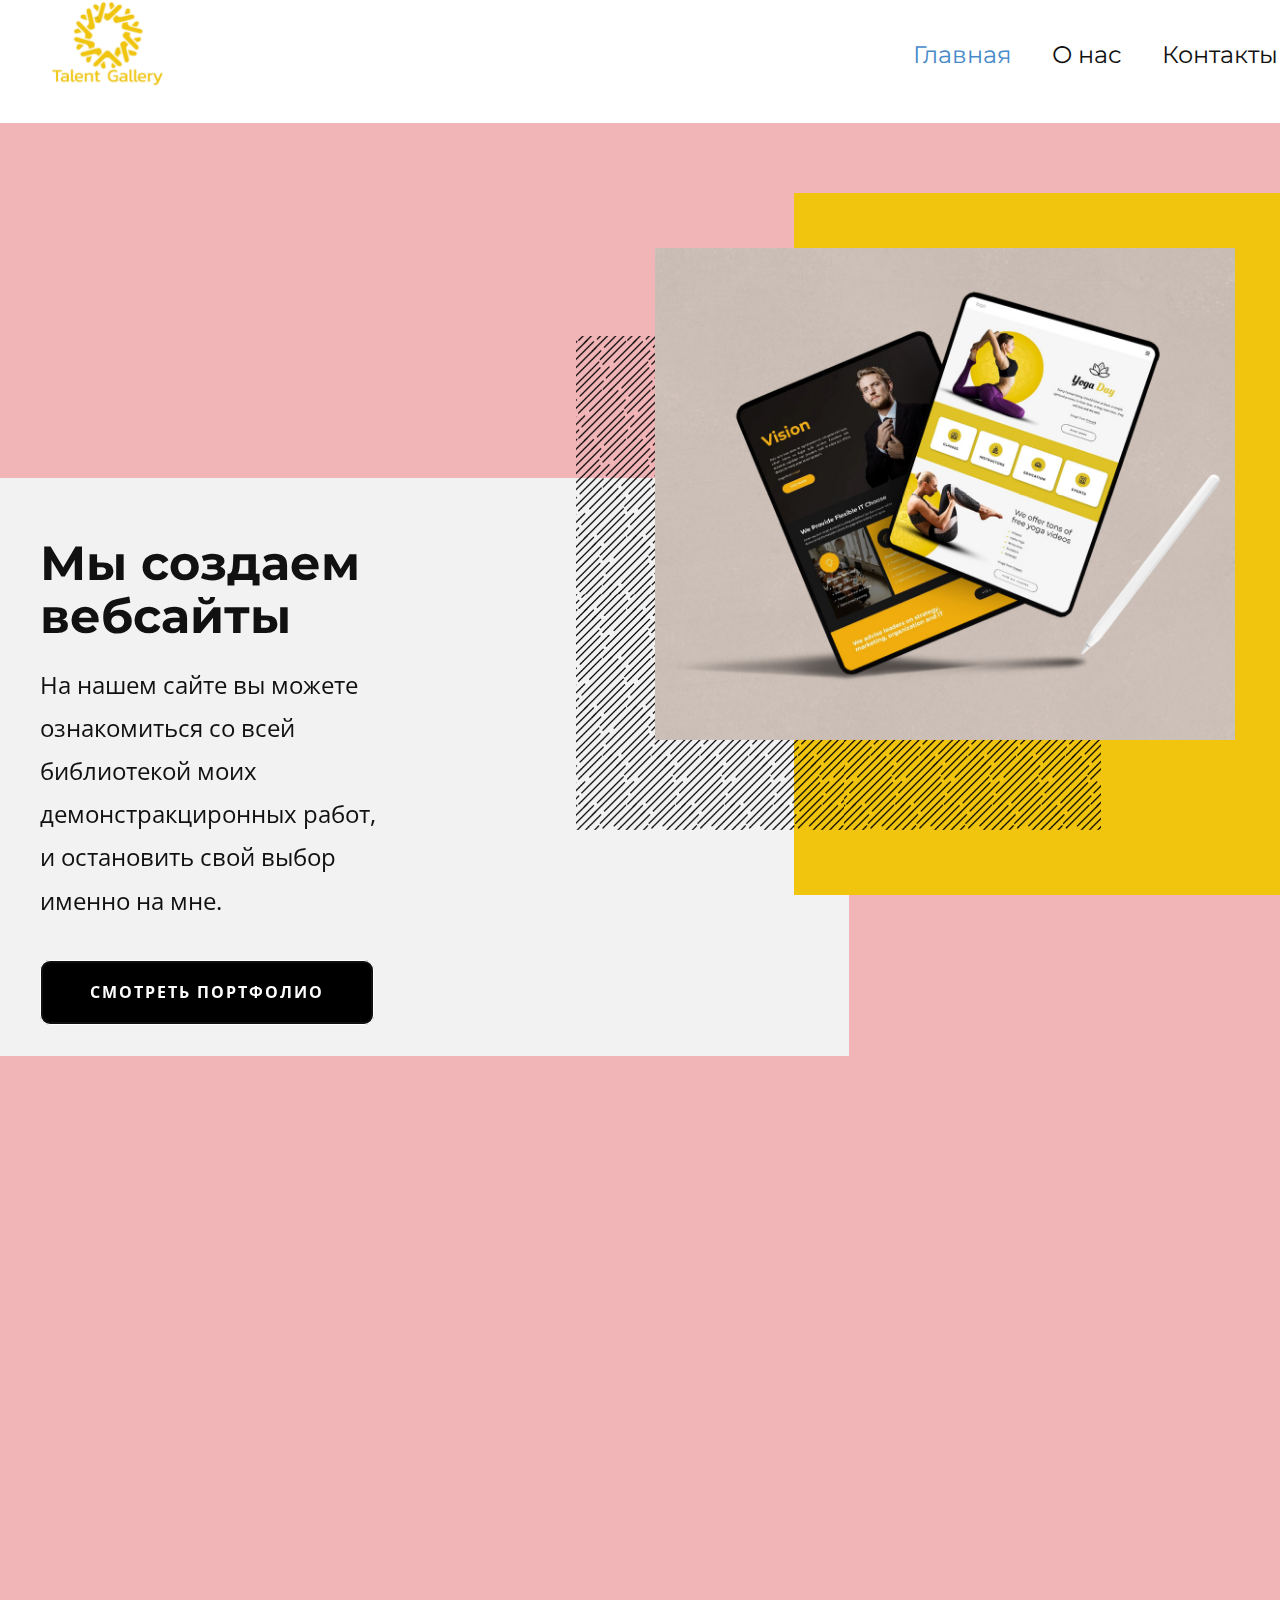
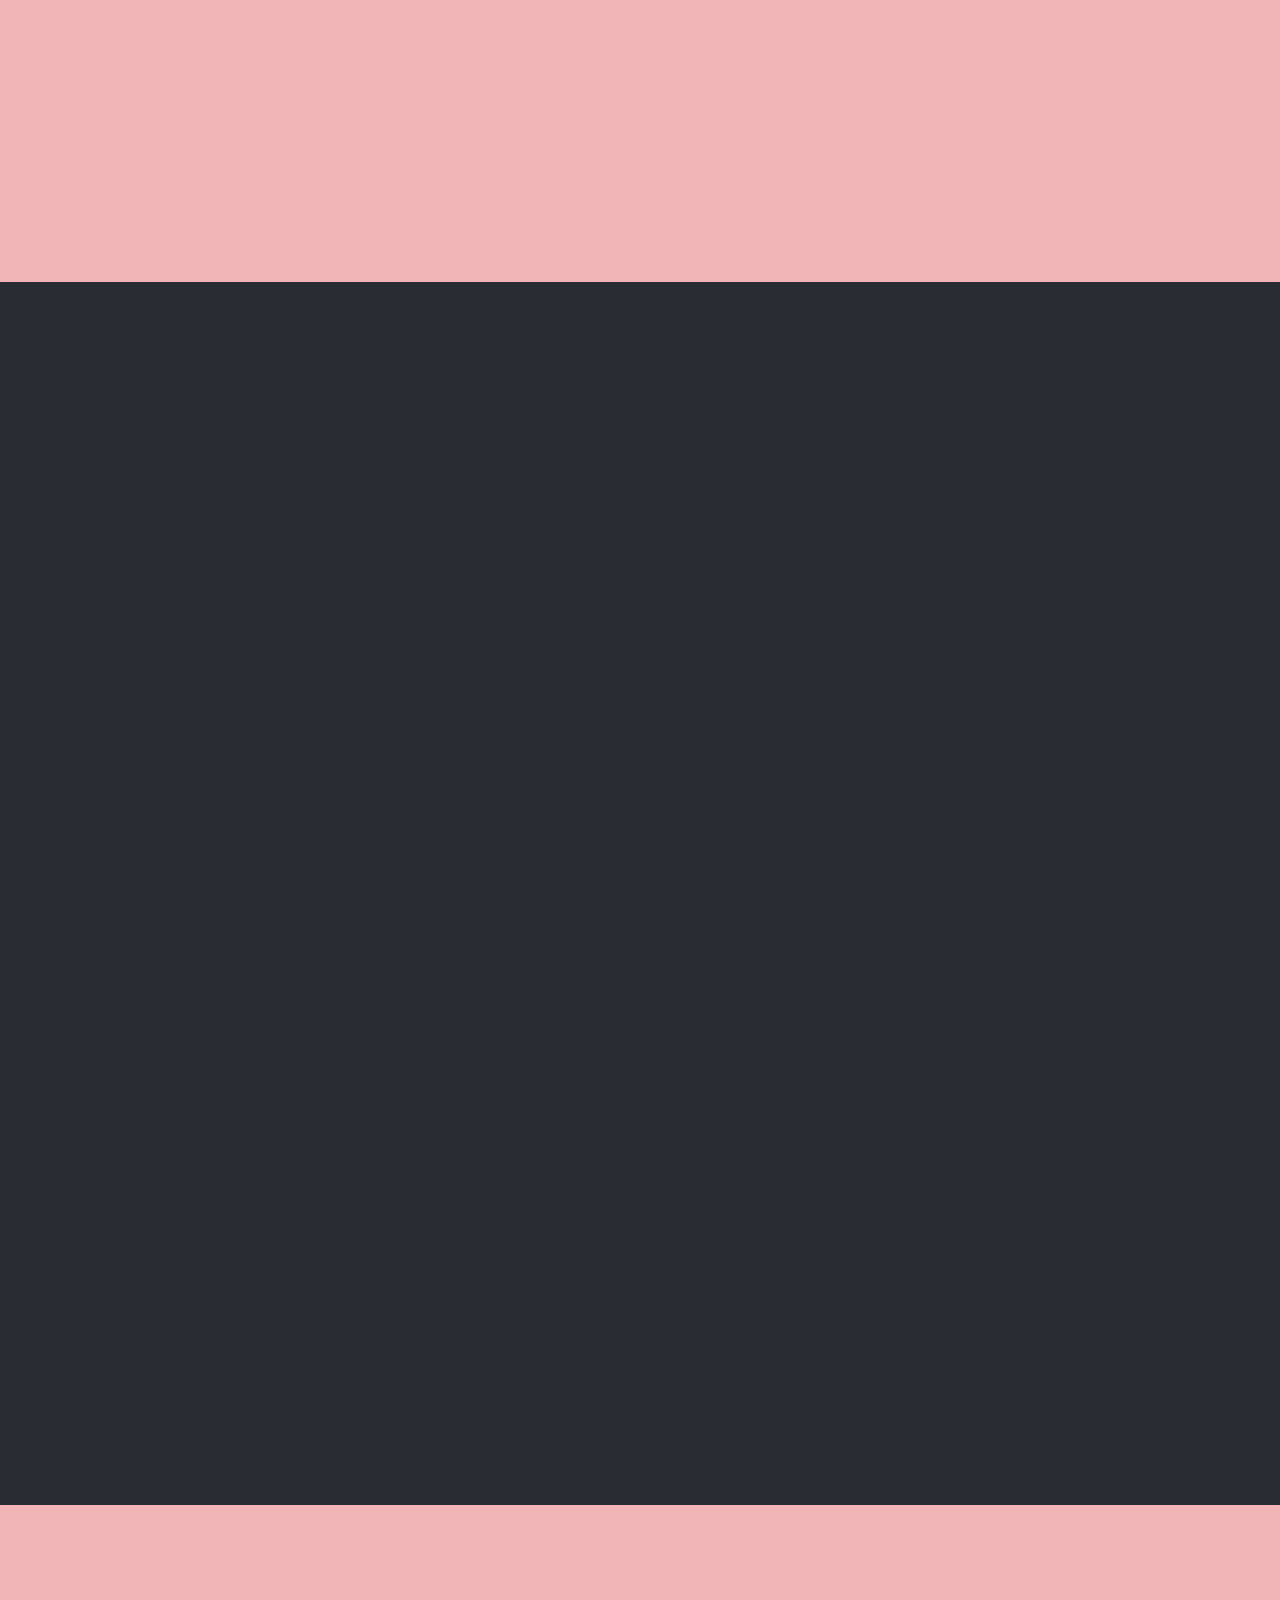
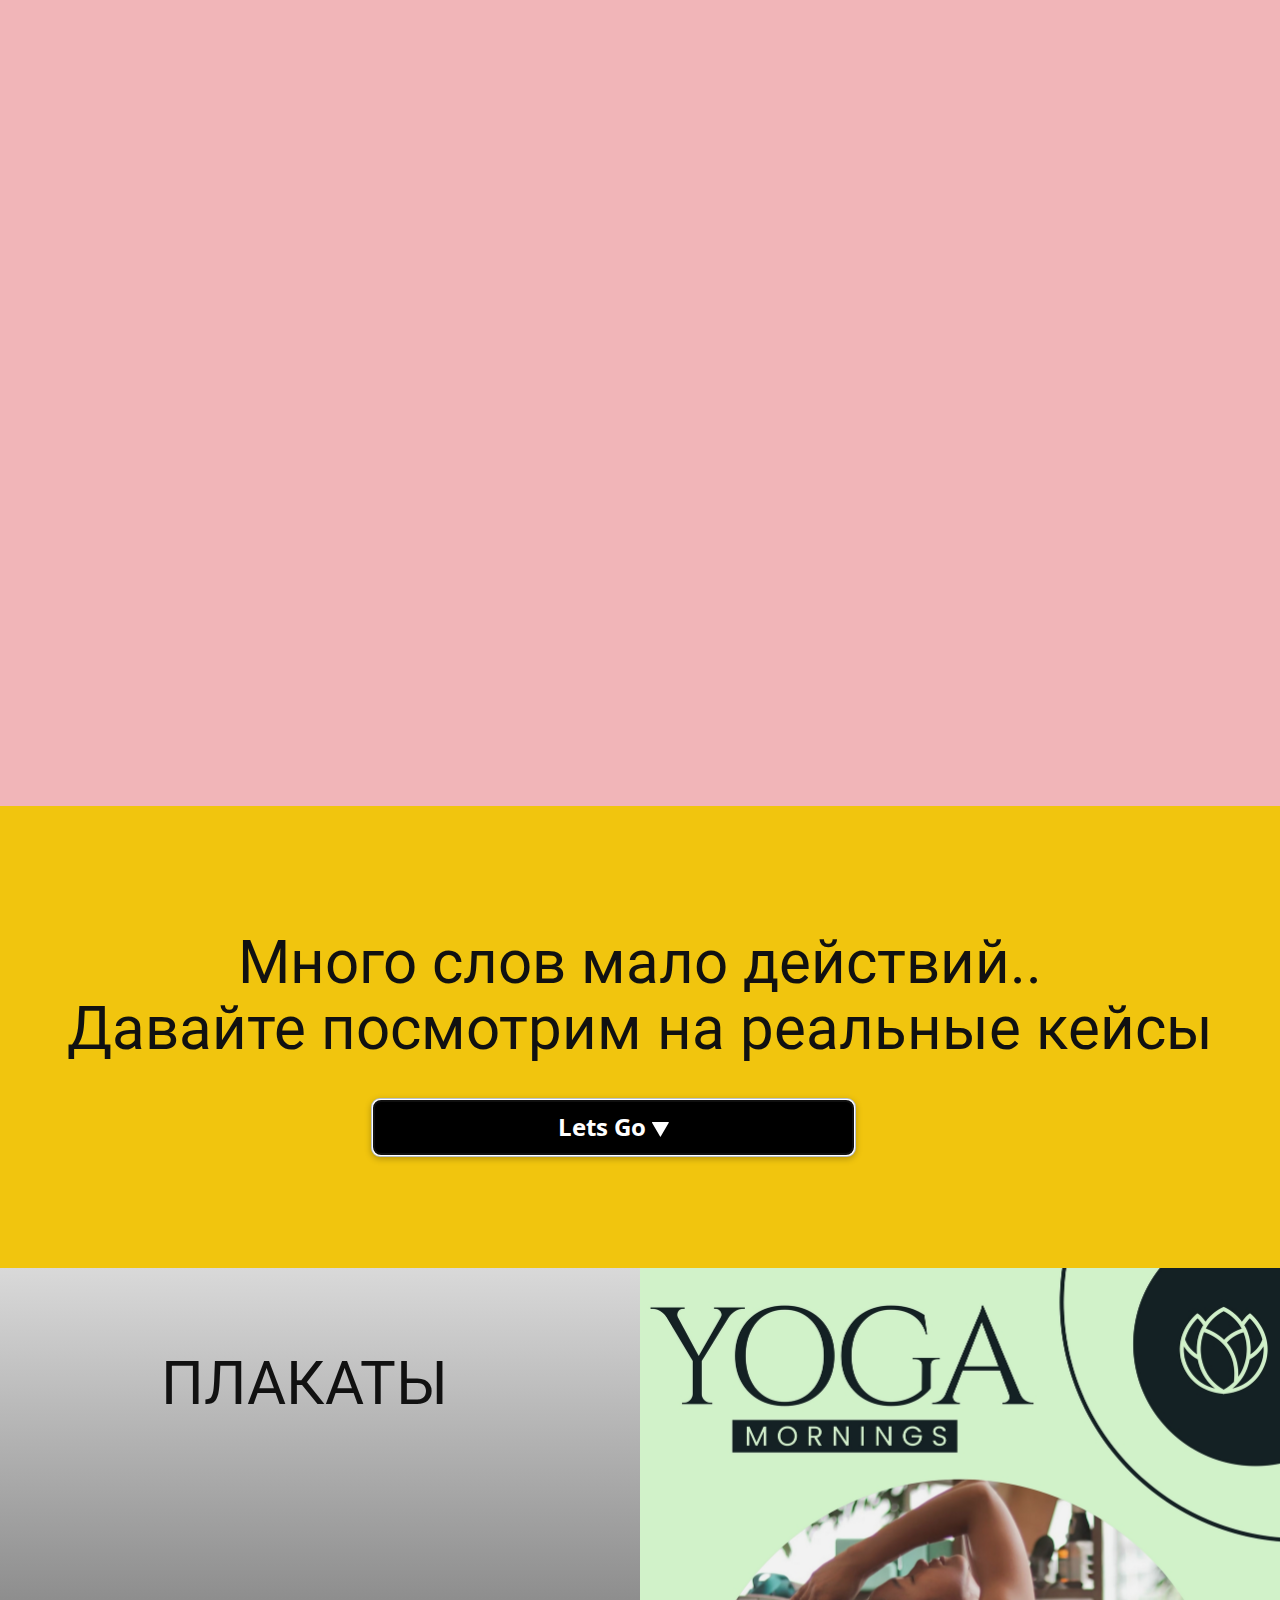
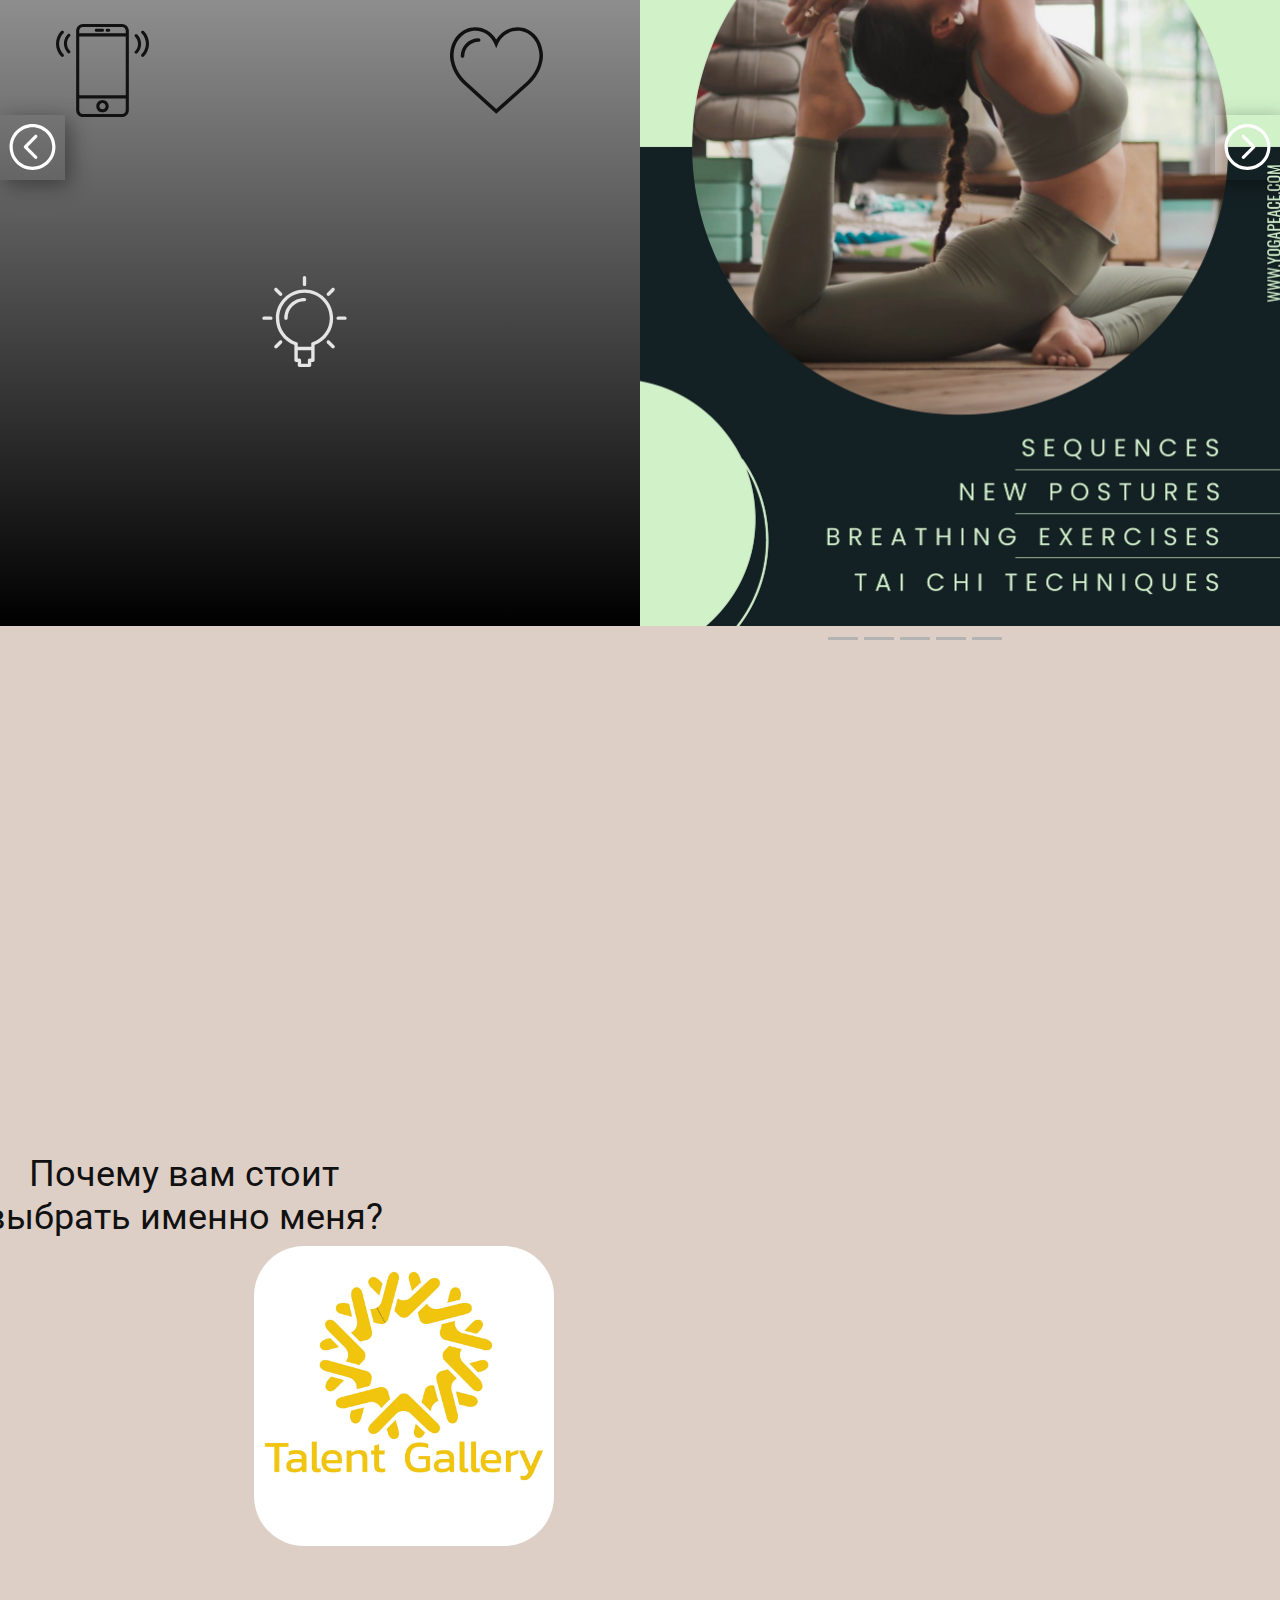
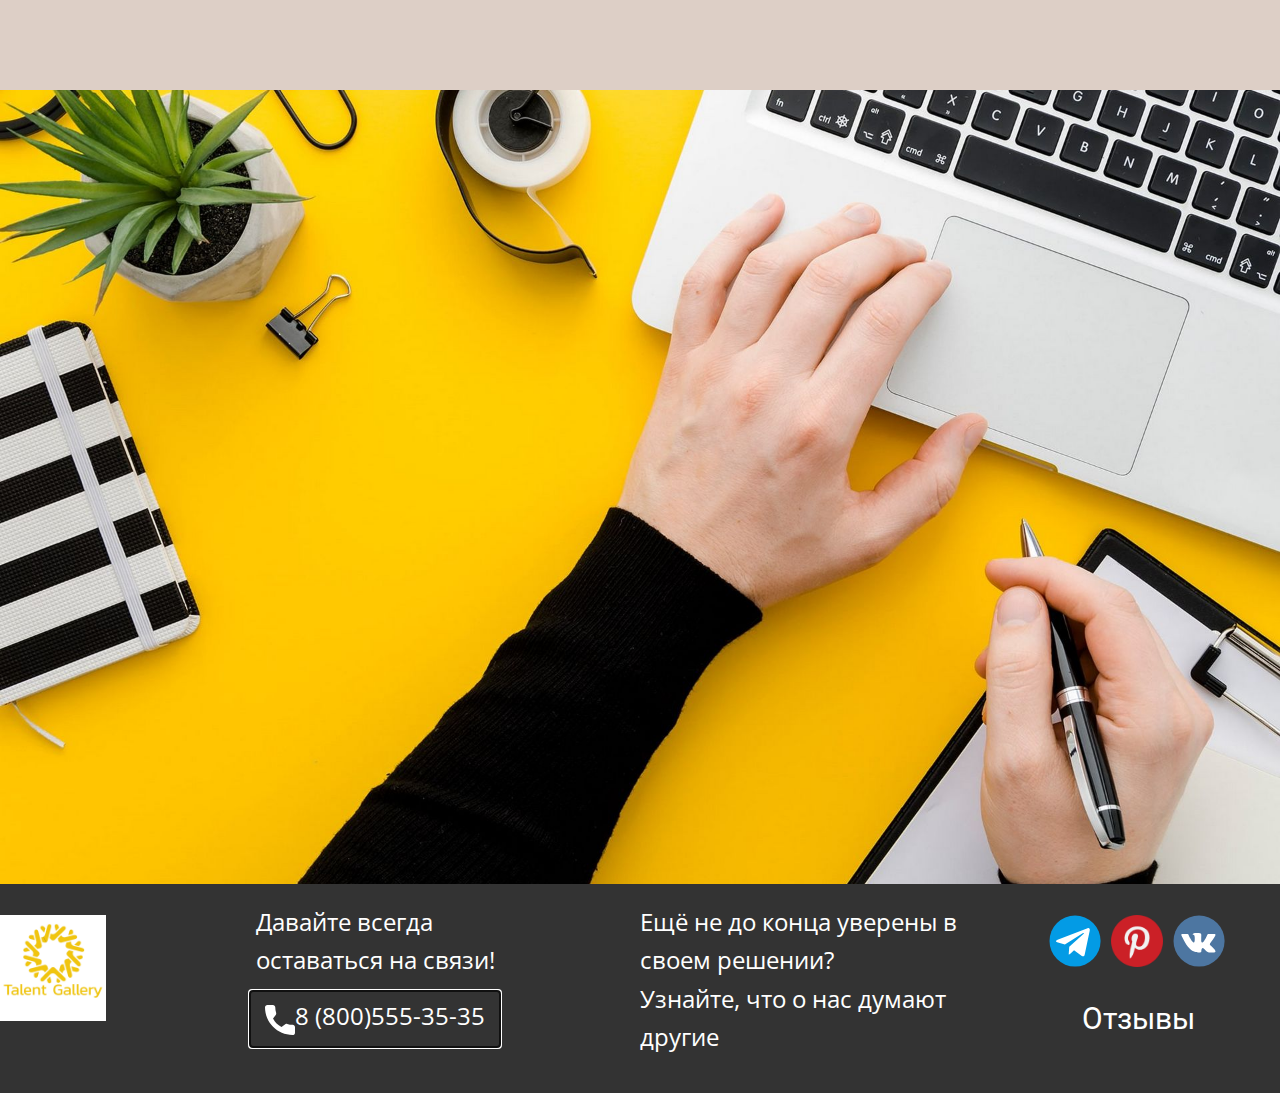
<file: index.html>
<!DOCTYPE html>
<html style="font-size: 16px;" lang="ru"><head>
    <meta name="viewport" content="width=device-width, initial-scale=1.0">
    <meta charset="utf-8">
    <meta name="keywords" content="​We Create Websites, ​Epic design and engineering, ​Portfolio, Brand Values, ​Construction and renovation projects, ​What We Do, ​Crafting digital experiences, Contact Us, INTUITIVE">
    <meta name="description" content="">
    <title>Главная</title>
    <link rel="stylesheet" href="nicepage.css" media="screen">
<link rel="stylesheet" href="Главная.css" media="screen">
    <script class="u-script" type="text/javascript" src="jquery.js" defer=""></script>
    <script class="u-script" type="text/javascript" src="nicepage.js" defer=""></script>
    
    <link id="u-theme-google-font" rel="stylesheet" href="https://fonts.googleapis.com/css?family=Roboto:100,100i,300,300i,400,400i,500,500i,700,700i,900,900i|Open+Sans:300,300i,400,400i,500,500i,600,600i,700,700i,800,800i">
    <link id="u-page-google-font" rel="stylesheet" href="https://fonts.googleapis.com/css?family=Montserrat:100,100i,200,200i,300,300i,400,400i,500,500i,600,600i,700,700i,800,800i,900,900i|Open+Sans:300,300i,400,400i,500,500i,600,600i,700,700i,800,800i">
    
    
    
    
    
    
    
    
    
    
    <script type="application/ld+json">{
		"@context": "http://schema.org",
		"@type": "Organization",
		"name": "",
		"logo": "images/UntitledDesign1.jpeg",
		"sameAs": [
				"https://nicepage.com/html-website-builder"
		]
}</script>
    <meta name="theme-color" content="#478ac9">
    <meta property="og:title" content="Главная">
    <meta property="og:type" content="website">
  <meta data-intl-tel-input-cdn-path="intlTelInput/"></head>
  <body data-path-to-root="./" data-include-products="false" class="u-body u-xl-mode" data-lang="ru"><header class="u-clearfix u-header u-header" id="sec-ad3d"><div class="u-clearfix u-sheet u-valign-middle-lg u-valign-middle-md u-valign-middle-sm u-valign-middle-xl u-sheet-1">
        <nav class="u-menu u-menu-one-level u-offcanvas u-menu-1">
          <div class="menu-collapse u-custom-font u-font-montserrat" style="font-size: 1.5rem; letter-spacing: 0px;">
            <a class="u-button-style u-custom-left-right-menu-spacing u-custom-padding-bottom u-custom-top-bottom-menu-spacing u-nav-link u-text-active-palette-1-base u-text-hover-palette-2-base" href="#" style="padding: 7px 4px; font-size: calc(1em + 14px);">
              <svg class="u-svg-link" viewBox="0 0 24 24"><use xmlns:xlink="http://www.w3.org/1999/xlink" xlink:href="#menu-hamburger"></use></svg>
              <svg class="u-svg-content" version="1.1" id="menu-hamburger" viewBox="0 0 16 16" x="0px" y="0px" xmlns:xlink="http://www.w3.org/1999/xlink" xmlns="http://www.w3.org/2000/svg"><g><rect y="1" width="16" height="2"></rect><rect y="7" width="16" height="2"></rect><rect y="13" width="16" height="2"></rect>
</g></svg>
            </a>
          </div>
          <div class="u-custom-menu u-nav-container">
            <ul class="u-custom-font u-font-montserrat u-nav u-unstyled u-nav-1"><li class="u-nav-item"><a class="u-button-style u-nav-link u-text-active-palette-1-base u-text-hover-palette-2-base" href="Главная.html" ">Главная</a>
</li><li class="u-nav-item"><a class="u-button-style u-nav-link u-text-active-palette-1-base u-text-hover-palette-2-base" href="О-нас.html" >О нас</a>
</li><li class="u-nav-item"><a class="u-button-style u-nav-link u-text-active-palette-1-base u-text-hover-palette-2-base" href="Контакты.html" >Контакты</a>
</li></ul>
          </div>
          <div class="u-custom-menu u-nav-container-collapse">
            <div class="u-black u-container-style u-inner-container-layout u-opacity u-opacity-95 u-sidenav">
              <div class="u-inner-container-layout u-sidenav-overflow">
                <div class="u-menu-close"></div>
                <ul class="u-align-center u-nav u-popupmenu-items u-unstyled u-nav-2"><li class="u-nav-item"><a class="u-button-style u-nav-link" href="Главная.html">Главная</a>
</li><li class="u-nav-item"><a class="u-button-style u-nav-link" href="О-нас.html">О нас</a>
</li><li class="u-nav-item"><a class="u-button-style u-nav-link" href="Контакты.html">Контакты</a>
</li></ul>
              </div>
            </div>
            <div class="u-black u-menu-overlay u-opacity u-opacity-70"></div>
          </div>
        </nav>
        <a href="#" class="u-image u-logo u-image-1" data-image-width="3072" data-image-height="3072" title="О нас" rel="nofollow">
          <img src="images/UntitledDesign1.jpeg" class="u-logo-image u-logo-image-1">
        </a>
      </div></header>
    <section class="u-clearfix u-palette-2-light-2 u-section-1" id="carousel_21bd">
      <div class="u-clearfix u-sheet u-sheet-1">
        <div class="u-expanded-width-xs u-grey-5 u-shape u-shape-rectangle u-shape-1" data-animation-name="customAnimationIn" data-animation-duration="1500" data-animation-delay="250"></div>
        <div class="u-palette-3-base u-shape u-shape-rectangle u-shape-2" data-animation-name="customAnimationIn" data-animation-duration="1500" data-animation-delay="500"></div>
        <div class="u-align-left u-container-style u-group u-shape-rectangle u-group-1" data-animation-name="customAnimationIn" data-animation-duration="1500" data-animation-delay="500">
          <div class="u-container-layout u-container-layout-1">
            <img src="images/aa49e5bbcb321c65e1d4ba4d4afa599b.png" alt="" class="u-image u-image-default u-image-1" data-image-width="817" data-image-height="799" data-animation-name="customAnimationIn" data-animation-duration="1000" data-animation-direction="Right" data-animation-delay="500">
            <img src="images/ttt3.jpg" alt="" class="u-image u-image-default u-image-2" data-image-width="1200" data-image-height="1034" data-animation-name="customAnimationIn" data-animation-duration="1000">
          </div>
        </div>
        <div class="u-container-style u-expanded-width-xs u-group u-shape-rectangle u-group-2" data-animation-name="customAnimationIn" data-animation-duration="1500" data-animation-delay="500">
          <div class="u-container-layout u-container-layout-2">
            <h2 class="u-custom-font u-font-montserrat u-text u-text-1"> Мы создаем вебсайты</h2>
            <p class="u-custom-font u-font-open-sans u-text u-text-2">На нашем сайте вы можете ознакомиться со всей библиотекой моих демонстракциронных работ, и остановить свой выбор именно на мне.</p>
            <a href="Главная.html#carousel_02f3" class="u-active-palette-3-base u-black u-border-none u-btn u-btn-round u-button-style u-hover-palette-3-base u-radius-10 u-btn-1">Смотреть портфолио<span style="font-weight: 700;">
                <span style="font-weight: 400;"></span>
              </span>
            </a>
          </div>
        </div>
      </div>
    </section>
    <section class="u-align-center u-clearfix u-palette-2-light-2 u-section-2" id="carousel_48a3">
      <div class="u-clearfix u-sheet u-sheet-1">
        <h2 class="u-align-center u-custom-font u-font-montserrat u-text u-text-1" data-animation-name="customAnimationIn" data-animation-duration="1500">Инженерия эпического дизайна</h2>
        <p class="u-align-center u-large-text u-text u-text-variant u-text-2" data-animation-name="customAnimationIn" data-animation-duration="1500" data-animation-delay="250">Какие важнейшие этапы не стоит упускать во время работы над функциональным сайтом ?!</p>
        <div class="u-expanded-width u-list u-list-1">
          <div class="u-repeater u-repeater-1">
            <div class="u-align-center u-container-style u-custom-item u-list-item u-repeater-item u-shape-rectangle u-list-item-1" data-animation-name="customAnimationIn" data-animation-duration="1500" data-animation-direction="" data-animation-delay="500">
              <div class="u-container-layout u-similar-container u-valign-bottom u-container-layout-1"><span class="u-align-left u-custom-item u-icon u-icon-circle u-text-black u-white u-icon-1" data-animation-name="customAnimationIn" data-animation-duration="1500" data-animation-delay="500"><svg class="u-svg-link" preserveAspectRatio="xMidYMin slice" viewBox="0 0 295.238 295.238" style=""><use xmlns:xlink="http://www.w3.org/1999/xlink" xlink:href="#svg-6ac1"></use></svg><svg class="u-svg-content" viewBox="0 0 295.238 295.238" x="0px" y="0px" id="svg-6ac1" style="enable-background:new 0 0 295.238 295.238;"><g><g><g><path d="M277.462,0.09l-27.681,20.72l-27.838,64.905h-22.386l-8.79-19.048h5.743c10.505,0,19.048-8.452,19.048-18.957V28.571     h9.524V0H196.51v28.571h9.524V47.71c0,5.248-4.271,9.433-9.524,9.433h-10.138L174.2,30.81l14.581-7.267L141.038,3.095     l-11.224,39.281c-0.305-23.371-19.386-42.29-42.829-42.29c-23.633,0-42.857,19.224-42.857,42.857     c0,14.281,7.233,27.676,19.048,35.595v7.176H51.643L50.9,89.619c-2.314,12.005-2.529,24.343-0.638,36.648l-32.486,57.905     l35.876,8.195v60.014h47.619v42.857h114.286v-66.357c33.333-23.581,52.371-61.495,52.343-101.943l0.01-17.371     c0-6.548-0.605-13.276-1.824-19.905l-0.705-3.948h-9.348l21.429-51.338V0.09z M206.033,19.138V9.614h9.524v9.524H206.033z      M189.067,85.714h-18.062l-8.657-19.048h17.929L189.067,85.714z M147.219,16.119l18.929,8.11l-4.467,2.19l14.2,30.724h-17.862     l-11.605-25.471l-4.262,2.152L147.219,16.119z M160.543,85.715h-21.176v-9.433c0-5.252,4.271-9.614,9.524-9.614h2.995v-0.001     L160.543,85.715z M141.843,44.652l5.776,12.71c-9.905,0.667-17.776,8.848-17.776,18.919v9.433h-19.048v-7.176     c9.529-6.386,15.995-16.352,18.176-27.452L141.843,44.652z M53.653,42.948c0-18.376,14.957-33.333,33.333-33.333     c18.376,0,33.333,14.957,33.333,33.333c0,11.829-6.39,22.881-16.671,28.838l-2.376,1.371v12.557h-9.524V56.352     c5.529-1.971,9.524-7.21,9.524-13.41c0-7.876-6.41-14.286-14.286-14.286c-7.876,0-14.286,6.411-14.286,14.287     c0,6.2,3.995,11.438,9.524,13.41v29.362H72.7V73.157l-2.376-1.376C60.043,65.824,53.653,54.776,53.653,42.948z M86.986,47.71     c-2.629,0-4.762-2.139-4.762-4.762c0-2.629,2.133-4.762,4.762-4.762c2.629,0,4.762,2.133,4.762,4.762S89.615,47.71,86.986,47.71z      M257.366,95.239c0.691,4.761,1.039,9.59,1.039,14.285l0.01,17.405c0.029,38.148-18.795,73.871-50.286,95.552l-2.095,1.429     v61.805h-95.238v-42.857h-47.62v-58.086l-30.862-7.043l27.876-49.7l-0.271-1.7c-1.771-10.419-1.871-21.567-0.333-31.09h3.59     h47.619H257.366z M245.714,85.714H232.3l23.738-55.343l10.557,5.257L245.714,85.714z M267.938,25.714l-5.267-2.633l5.267-3.943     V25.714z"></path><path d="M96.51,123.81c-7.876,0-14.286-4.762-14.286-14.286H72.7c0,14.286,10.681,23.81,23.81,23.81     c13.129,0,23.81-9.524,23.81-23.81h-9.524C110.795,119.048,104.386,123.81,96.51,123.81z"></path>
</g>
</g>
</g></svg></span>
                <h5 class="u-text u-text-3" data-animation-name="customAnimationIn" data-animation-duration="1500" data-animation-delay="500">Стратегия</h5>
                <p class="u-custom-font u-font-open-sans u-text u-text-4" data-animation-name="customAnimationIn" data-animation-duration="1750" data-animation-delay="500">Любой проект насинается с исследования. Для одного проекта достаточно брифинга с клиентом, для другого - масштабного исследования рынка.</p>
              </div>
            </div>
            <div class="u-align-center u-container-style u-custom-item u-list-item u-repeater-item u-shape-rectangle u-white u-list-item-2" data-animation-name="customAnimationIn" data-animation-duration="1500" data-animation-direction="" data-animation-delay="500">
              <div class="u-container-layout u-similar-container u-valign-bottom u-container-layout-2"><span class="u-align-left u-custom-item u-icon u-icon-circle u-palette-3-base u-text-white u-icon-2" data-animation-name="customAnimationIn" data-animation-duration="1500" data-animation-delay="500"><svg class="u-svg-link" preserveAspectRatio="xMidYMin slice" viewBox="0 0 479.988 479.988" style=""><use xmlns:xlink="http://www.w3.org/1999/xlink" xlink:href="#svg-aa47"></use></svg><svg class="u-svg-content" viewBox="0 0 479.988 479.988" id="svg-aa47"><path d="m388.139 169.472c31.221-25.502 20.437-75.934-18.576-86.386-10.194-2.731-20.747-2.163-30.421 1.522l-30.998-53.691c-12.614-21.849-43.899-22.428-57.331-1.125-38.127 60.474-88.921 111.908-149.225 150.939-3.434 2.218-4.707 6.802-2.675 10.533.326.597 51.672 89.52 52.012 90.109 2.208 3.824 7.098 5.138 10.928 2.928 3.826-2.209 5.137-7.102 2.928-10.928l-48.15-83.4c57.501-38.44 108.427-89.331 147.717-151.648 7.027-11.147 23.361-10.801 29.939.592l110.996 192.251c6.586 11.408-1.31 25.712-14.457 26.224-73.757 2.874-145.97 21.739-211.993 55.507-.281.143-75.137 43.368-80.292 46.344-13.381 7.726-30.551 3.125-38.275-10.256l-40.521-70.187c-7.725-13.38-3.124-30.55 10.256-38.275l48.769-28.157c3.826-2.209 5.137-7.102 2.928-10.928-2.209-3.827-7.103-5.137-10.928-2.928l-48.769 28.157c-21.02 12.135-28.248 39.11-16.112 60.131l40.522 70.186c12.137 21.022 39.112 28.248 60.132 16.112l1.845-1.065 50.029 86.653c7.186 12.447 23.076 16.71 35.53 9.521l17.547-10.131c12.45-7.188 16.708-23.079 9.52-35.53l-35.457-61.413c-2.209-3.826-7.102-5.137-10.928-2.928s-5.137 7.102-2.928 10.928l35.457 61.413c2.766 4.791 1.128 10.907-3.664 13.673l-17.547 10.131c-4.791 2.766-10.907 1.127-13.673-3.664l-50.029-86.653 64.055-36.983c62.681-32.026 132.413-50.838 205.15-53.671 25.208-.983 40.285-28.399 27.689-50.212zm-2.285-55.254c7.898 13.68 5.061 30.656-5.872 41.125l-32.685-56.613c14.329-4.203 30.532 1.587 38.557 15.488zm78.246-35.567-20.699 11.951c-3.829 2.21-8.72.897-10.928-2.928-2.21-3.826-.898-8.719 2.928-10.928l20.699-11.951c3.829-2.21 8.72-.897 10.928 2.928 2.209 3.826.898 8.719-2.928 10.928zm-89.018-45.596 5.048-18.836c1.144-4.268 5.528-6.799 9.799-5.657 4.268 1.144 6.8 5.531 5.656 9.798l-5.048 18.836c-1.141 4.257-5.517 6.801-9.799 5.657-4.267-1.144-6.799-5.53-5.656-9.798zm104.631 131.019c-.958 3.574-4.19 5.931-7.723 5.931-1.448 0-.435.165-20.912-5.322-4.268-1.144-6.801-5.53-5.657-9.798s5.531-6.798 9.798-5.657l18.837 5.047c4.267 1.144 6.801 5.531 5.657 9.799z"></path></svg></span>
                <h5 class="u-text u-text-5" data-animation-name="customAnimationIn" data-animation-duration="1500" data-animation-delay="500">Брендинг</h5>
                <p class="u-custom-font u-font-open-sans u-text u-text-6" data-animation-name="customAnimationIn" data-animation-duration="1750" data-animation-delay="500">Тезисно описать ключевые характеристики бренда,<br>ЧТО? а главное ДЛЯ КОГО мы создаем!?&nbsp;<br>
                  <br>
                  <br>
                </p>
              </div>
            </div>
            <div class="u-align-center u-container-style u-custom-item u-list-item u-repeater-item u-shape-rectangle u-list-item-3" data-animation-name="customAnimationIn" data-animation-duration="1500" data-animation-direction="" data-animation-delay="500">
              <div class="u-container-layout u-similar-container u-valign-bottom u-container-layout-3"><span class="u-align-left u-custom-item u-icon u-icon-circle u-text-black u-white u-icon-3" data-animation-name="customAnimationIn" data-animation-duration="1500" data-animation-delay="500"><svg class="u-svg-link" preserveAspectRatio="xMidYMin slice" viewBox="0 -25 424 424" style=""><use xmlns:xlink="http://www.w3.org/1999/xlink" xlink:href="#svg-1139"></use></svg><svg class="u-svg-content" viewBox="0 -25 424 424" id="svg-1139"><path d="m167.289062 272.132812c-1.601562 0-3.214843-.550781-4.53125-1.671874l-45.296874-38.570313c-1.5625-1.332031-2.460938-3.277344-2.460938-5.332031 0-2.050782.902344-3.996094 2.460938-5.328125l45.296874-38.570313c2.941407-2.507812 7.359376-2.152344 9.867188.789063 2.503906 2.945312 2.152344 7.363281-.792969 9.867187l-39.035156 33.242188 39.035156 33.242187c2.945313 2.507813 3.296875 6.925781.792969 9.867188-1.386719 1.628906-3.355469 2.464843-5.335938 2.464843zm0 0"></path><path d="m256.710938 272.132812c-1.980469 0-3.949219-.835937-5.332032-2.464843-2.507812-2.941407-2.152344-7.359375.789063-9.867188l39.035156-33.242187-39.035156-33.242188c-2.941407-2.503906-3.296875-6.921875-.789063-9.867187 2.503906-2.941407 6.925782-3.296875 9.863282-.789063l45.296874 38.570313c1.5625 1.332031 2.460938 3.277343 2.460938 5.328125 0 2.054687-.898438 4-2.460938 5.332031l-45.296874 38.570313c-1.316407 1.121093-2.929688 1.671874-4.53125 1.671874zm0 0"></path><path d="m195.964844 301.0625c-.480469 0-.964844-.050781-1.453125-.152344-3.78125-.796875-6.203125-4.511718-5.40625-8.292968l28.230469-134.035157c.796874-3.78125 4.507812-6.203125 8.292968-5.40625 3.78125.796875 6.203125 4.507813 5.40625 8.292969l-28.230468 134.035156c-.695313 3.296875-3.601563 5.558594-6.839844 5.558594zm0 0"></path><path d="m377 374.085938h-330c-25.914062 0-47-21.082032-47-47v-280.085938c0-25.914062 21.085938-47 47-47h330c25.914062 0 47 21.085938 47 47v280.085938c0 25.917968-21.085938 47-47 47zm-330-360.085938c-18.195312 0-33 14.804688-33 33v280.085938c0 18.195312 14.804688 33 33 33h330c18.195312 0 33-14.804688 33-33v-280.085938c0-18.195312-14.804688-33-33-33zm0 0"></path><path d="m417 112.089844h-410c-3.867188 0-7-3.132813-7-7 0-3.863282 3.132812-7 7-7h410c3.867188 0 7 3.136718 7 7 0 3.867187-3.132812 7-7 7zm0 0"></path><path d="m119.601562 78.59375c-12.210937 0-22.152343-9.941406-22.152343-22.152344 0-12.214844 9.941406-22.152344 22.152343-22.152344 12.214844 0 22.152344 9.9375 22.152344 22.152344 0 12.210938-9.9375 22.152344-22.152344 22.152344zm0-30.304688c-4.492187 0-8.152343 3.65625-8.152343 8.152344s3.660156 8.152344 8.152343 8.152344c4.496094 0 8.152344-3.65625 8.152344-8.152344s-3.65625-8.152344-8.152344-8.152344zm0 0"></path><path d="m51.539062 78.378906c-12.214843 0-22.152343-9.9375-22.152343-22.152344 0-12.214843 9.9375-22.152343 22.152343-22.152343 12.214844 0 22.152344 9.9375 22.152344 22.152343 0 12.214844-9.9375 22.152344-22.152344 22.152344zm0-30.304687c-4.492187 0-8.152343 3.660156-8.152343 8.152343 0 4.496094 3.660156 8.152344 8.152343 8.152344 4.496094 0 8.152344-3.65625 8.152344-8.152344 0-4.492187-3.65625-8.152343-8.152344-8.152343zm0 0"></path><path d="m187.664062 78.804688c-12.210937 0-22.148437-9.9375-22.148437-22.152344 0-12.210938 9.9375-22.148438 22.148437-22.148438 12.214844 0 22.152344 9.9375 22.152344 22.148438 0 12.214844-9.9375 22.152344-22.152344 22.152344zm0-30.304688c-4.492187 0-8.148437 3.65625-8.148437 8.152344s3.65625 8.152344 8.148437 8.152344c4.496094 0 8.152344-3.65625 8.152344-8.152344s-3.65625-8.152344-8.152344-8.152344zm0 0"></path></svg></span>
                <h5 class="u-text u-text-7" data-animation-name="customAnimationIn" data-animation-duration="1500" data-animation-delay="500">Наработка</h5>
                <p class="u-custom-font u-font-open-sans u-text u-text-8" data-animation-name="customAnimationIn" data-animation-duration="1750" data-animation-delay="500">Опыт взаимодействия пользователя с продуктом&nbsp; определяет наши задачи в работе над вашим веб-сайтом<br>
                  <br>
                </p>
              </div>
            </div>
            <div class="u-align-center u-container-style u-custom-item u-list-item u-palette-3-base u-repeater-item u-shape-rectangle u-list-item-4" data-animation-name="customAnimationIn" data-animation-duration="1500" data-animation-direction="" data-animation-delay="500">
              <div class="u-container-layout u-similar-container u-valign-bottom u-container-layout-4"><span class="u-align-left u-custom-item u-icon u-icon-circle u-text-black u-white u-icon-4" data-animation-name="customAnimationIn" data-animation-duration="1500" data-animation-delay="500"><svg class="u-svg-link" preserveAspectRatio="xMidYMin slice" viewBox="0 0 512.004 512.004" style=""><use xmlns:xlink="http://www.w3.org/1999/xlink" xlink:href="#svg-3ce3"></use></svg><svg class="u-svg-content" viewBox="0 0 512.004 512.004" id="svg-3ce3"><g><path d="m212.704 137.231c22.279 0 40.405-18.125 40.405-40.404s-18.126-40.405-40.405-40.405-40.404 18.126-40.404 40.405 18.125 40.404 40.404 40.404zm0-65.809c14.009 0 25.405 11.396 25.405 25.405 0 14.008-11.396 25.404-25.405 25.404-14.008 0-25.404-11.396-25.404-25.404s11.396-25.405 25.404-25.405z"></path><path d="m197.84 437.005c25.496 0 46.239-20.743 46.239-46.239s-20.743-46.239-46.239-46.239-46.239 20.743-46.239 46.239 20.743 46.239 46.239 46.239zm0-77.478c17.226 0 31.239 14.014 31.239 31.239s-14.014 31.239-31.239 31.239-31.239-14.014-31.239-31.239 14.013-31.239 31.239-31.239z"></path><path d="m131.618 131.633c-27.031 0-49.022 21.991-49.022 49.022s21.991 49.022 49.022 49.022 49.022-21.991 49.022-49.022-21.991-49.022-49.022-49.022zm0 83.045c-18.76 0-34.022-15.262-34.022-34.022s15.263-34.022 34.022-34.022 34.022 15.262 34.022 34.022-15.262 34.022-34.022 34.022z"></path><path d="m117.578 348.725c27.031 0 49.022-21.991 49.022-49.022s-21.991-49.022-49.022-49.022-49.022 21.991-49.022 49.022 21.991 49.022 49.022 49.022zm0-83.045c18.76 0 34.022 15.262 34.022 34.022s-15.263 34.022-34.022 34.022-34.022-15.262-34.022-34.022 15.262-34.022 34.022-34.022z"></path><path d="m166.44 490.454c4.069.749 7.98-1.956 8.725-6.031s-1.956-7.981-6.031-8.725c-28.747-5.249-54.463-19.51-74.368-41.242-57.979-63.299-83.793-131.571-76.726-202.921 15.947-161.023 185.751-241.171 342.349-209.85 21.156 4.231 29.396 21.475 30.021 34.955.619 13.306-5.896 31.005-26.294 37.099-26.355 7.873-47.193 19.364-61.935 34.153-33.788 33.897-36.715 91.09-4.452 129.615 15.931 19.023 26.122 42.091 29.544 66.827-16.984 38.603-34.352 82.319-47.793 122.782-21.595 17.838-48.918 28.647-77.182 30.493-4.134.27-7.266 3.839-6.996 7.973.26 3.967 3.558 7.012 7.478 7.012.164 0 .329-.005.496-.017 24.337-1.589 48.054-9.174 68.674-21.744-4.362 15.196 2.759 31.115 17.081 37.997 15.294 7.35 33.809 1.526 42.155-13.241 14.442-25.553 30.091-56.567 45.252-89.689 1.725-3.766.068-8.217-3.697-9.941-3.768-1.725-8.217-.067-9.941 3.698-14.987 32.743-30.435 63.363-44.672 88.552-4.477 7.921-14.402 11.038-22.6 7.102-7.757-3.728-11.58-12.392-9.09-20.601 19.361-63.866 51.65-141.606 81.229-201.718l40.312 17.256c-9.399 25.614-20.106 52.284-31.031 77.571-1.641 3.803.112 8.216 3.915 9.857 3.809 1.643 8.217-.112 9.858-3.915 20.578-47.754 43.545-107.401 56.948-157.581 4.764-1.711 8.207-5.157 10.032-9.421l6.491-15.164c1.391-3.249 1.698-6.692 1.091-9.93 12.484-7.969 29.958-22.184 39.013-43.338 11.187-26.13 3.753-70.399-1.674-94.461-1.039-4.61-4.255-8.474-8.6-10.334-4.346-1.86-9.36-1.521-13.414.91-21.156 12.685-58.319 37.865-69.504 63.993-9.052 21.145-7.279 43.594-4.43 58.128-2.838 1.841-5.068 4.478-6.429 7.658l-6.491 15.164c-1.84 4.297-1.929 9.151.108 13.761-20.125 32.979-40.105 73.005-56.222 108.123-5.661-19.542-15.271-37.701-28.41-53.391-12.581-15.023-18.96-32.631-18.96-52.336 0-42.524 26.29-71.939 78.14-87.429 23.613-7.054 38.13-27.531 36.985-52.167-.947-20.376-14.321-43.419-42.064-48.968-165.082-33.018-343.348 52.774-360.219 223.079-7.505 75.774 19.61 147.953 80.593 214.531 22.133 24.164 50.742 40.025 82.735 45.866zm238.926-287.359c9.829 4.207 17.333 7.42 27.162 11.627-4.903 18.033-11.545 38.989-19.458 61.388l-38.69-16.562c10.748-21.191 21.325-40.462 30.986-56.453zm45.036-17.404-6.491 15.164c-.525 1.224-1.896 1.612-2.925 1.171l-32.273-13.815c-1.046-.448-1.689-1.714-1.171-2.924l6.491-15.165c.506-1.179 1.844-1.635 2.927-1.17l32.271 13.814c1.04.446 1.68 1.736 1.171 2.925zm-25.51-81.354c3.284-7.672 16.013-28.554 63.163-56.873 12.061 53.667 5.734 77.286 2.45 84.959-7.744 18.092-23.322 30.375-34.144 37.139-.401-.211-.812-.407-1.229-.585l-32.272-13.815h-.001c-.417-.178-.841-.34-1.271-.484-2.574-12.501-4.439-32.251 3.304-50.341z"></path>
</g></svg></span>
                <h5 class="u-text u-text-9" data-animation-name="customAnimationIn" data-animation-duration="1500" data-animation-delay="500">Веб дизайн</h5>
                <p class="u-custom-font u-font-open-sans u-text u-text-10" data-animation-name="customAnimationIn" data-animation-duration="1750" data-animation-delay="500">&nbsp;Создание графики для использования на&nbsp;веб-сайтах или в печатном виде. Визуальное оформление вашего проекта ТУТ.<br>
                </p>
              </div>
            </div>
          </div>
        </div>
      </div>
    </section>
    <section class="u-align-center u-clearfix u-container-align-center-lg u-container-align-center-md u-container-align-center-sm u-container-align-center-xl u-palette-5-dark-3 u-section-3" id="carousel_02f3">
      <div class="u-clearfix u-sheet u-sheet-1">
        <h2 class="u-align-center u-text u-text-1" data-animation-name="customAnimationIn" data-animation-duration="1500" data-animation-delay="750"> Портфолио</h2>
        <p class="u-align-center u-text u-text-2" data-animation-name="customAnimationIn" data-animation-duration="1500" data-animation-delay="250">В моем портфолио каждый может найти для себя необходимый формат </p>
        <div class="u-expanded-width u-list u-list-1">
          <div class="u-repeater u-repeater-1">
            <div class="u-align-center u-container-style u-list-item u-repeater-item u-white u-list-item-1" src="" data-animation-name="customAnimationIn" data-animation-duration="1500">
              <div class="u-container-layout u-similar-container u-valign-bottom-xl u-container-layout-1">
                <img class="u-expanded-width u-image u-image-1" src="images/jhjh688.jpg" data-image-width="759" data-image-height="759">
                <h5 class="u-align-center u-text u-text-grey-60 u-text-3">Дизайт веб-сайта</h5>
              </div>
            </div>
            <div class="u-align-center u-container-style u-list-item u-repeater-item u-white u-list-item-2" src="" data-animation-name="customAnimationIn" data-animation-duration="1500">
              <div class="u-container-layout u-similar-container u-valign-bottom-xl u-container-layout-2">
                <img class="u-expanded-width u-image u-image-2" src="images/g4.jpg" data-image-width="759" data-image-height="759">
                <h5 class="u-align-center u-text u-text-grey-60 u-text-4">Мобильная версия</h5>
              </div>
            </div>
            <div class="u-align-center u-container-align-center u-container-style u-list-item u-repeater-item u-white u-list-item-3" src="" data-animation-name="customAnimationIn" data-animation-duration="1500">
              <div class="u-container-layout u-similar-container u-valign-bottom-xl u-container-layout-3">
                <img class="u-expanded-width u-image u-image-3" src="images/gfgggggggggg.jpg" data-image-width="1000" data-image-height="914">
                <h5 class="u-align-center u-text u-text-grey-60 u-text-5">Корпоративный дизайн</h5>
              </div>
            </div>
            <div class="u-align-center u-container-style u-list-item u-repeater-item u-white u-list-item-4" src="" data-animation-name="customAnimationIn" data-animation-duration="1500">
              <div class="u-container-layout u-similar-container u-valign-bottom-xl u-container-layout-4">
                <img class="u-expanded-width u-image u-image-4" src="images/fgfg.jpg" data-image-width="898" data-image-height="898">
                <h5 class="u-align-center u-text u-text-grey-60 u-text-6">Мобильное приложение</h5>
              </div>
            </div>
            <div class="u-align-center u-container-style u-list-item u-repeater-item u-white u-list-item-5" src="" data-animation-name="customAnimationIn" data-animation-duration="1500">
              <div class="u-container-layout u-similar-container u-valign-bottom-xl u-container-layout-5">
                <img class="u-expanded-width u-image u-image-5" src="images/PSD_01.jpg" data-image-width="1355" data-image-height="1080">
                <h5 class="u-align-center u-text u-text-grey-60 u-text-7">Адаптивный дизайн</h5>
              </div>
            </div>
            <div class="u-align-center u-container-align-center u-container-style u-list-item u-repeater-item u-white u-list-item-6" src="" data-animation-name="customAnimationIn" data-animation-duration="1500">
              <div class="u-container-layout u-similar-container u-valign-bottom-xl u-container-layout-6">
                <img class="u-expanded-width u-image u-image-6" src="images/fff.jpg" data-image-width="898" data-image-height="898">
                <h5 class="u-align-center u-text u-text-grey-60 u-text-8">Цифровой продукт</h5>
              </div>
            </div>
          </div>
        </div>
      </div>
    </section>
    <section class="u-align-center u-clearfix u-palette-2-light-2 u-section-4" id="carousel_e10c">
      <div class="u-clearfix u-sheet u-valign-middle u-sheet-1">
        <div class="data-layout-selected u-clearfix u-expanded-width u-gutter-10 u-layout-wrap u-layout-wrap-1">
          <div class="u-layout">
            <div class="u-layout-row">
              <div class="u-size-30">
                <div class="u-layout-col">
                  <div class="u-align-left u-container-style u-layout-cell u-left-cell u-size-30 u-layout-cell-1" src="">
                    <div class="u-container-layout u-container-layout-1" src="">
                      <img class="u-expanded-width u-image u-image-1" src="images/fdff.jpg" data-image-width="800" data-image-height="533" data-animation-name="customAnimationIn" data-animation-duration="1500">
                    </div>
                  </div>
                  <div class="u-align-left u-container-style u-image u-layout-cell u-left-cell u-size-30 u-image-2" src="" data-image-width="1199" data-image-height="800" data-animation-name="customAnimationIn" data-animation-duration="1500" data-animation-delay="250">
                    <div class="u-container-layout u-container-layout-2" src=""></div>
                  </div>
                </div>
              </div>
              <div class="u-size-30">
                <div class="u-layout-row">
                  <div class="u-align-left u-container-style u-layout-cell u-right-cell u-size-60 u-layout-cell-3" src="">
                    <div class="u-container-layout u-valign-top-sm u-container-layout-3" src="">
                      <img class="u-expanded-width u-image u-image-3" data-image-width="1980" data-image-height="1320" src="images/w3-min.jpg" data-animation-name="customAnimationIn" data-animation-duration="1500" data-animation-delay="250">
                      <div class="u-align-center u-black u-container-style u-group u-group-1" data-animation-name="customAnimationIn" data-animation-duration="1500" data-animation-delay="500">
                        <div class="u-container-layout u-valign-middle u-container-layout-4">
                          <h2 class="u-text u-text-1">Ценности Брэнда<span style="font-size: 2.25rem;">
                              <span style="font-size: 3rem;"></span>
                            </span>
                          </h2>
                          <p class="u-text u-text-2">
                            <span style="font-size: 1.25rem;">Адаптивно понятный ди</span>
                            <span style="font-size: 1.25rem;">зайн заинтересует любого пользователя в вашем предложении.&nbsp;<br>Это то, во что стоит вложиться!
                            </span>
                          </p>
                          <a href="Контакты.html" class="u-active-white u-align-left u-border-2 u-border-white u-btn u-btn-round u-button-style u-hover-white u-none u-radius-10 u-btn-1" data-animation-name="" data-animation-duration="0" data-animation-delay="0" data-animation-direction="">За работу!</a>
                        </div>
                      </div>
                    </div>
                  </div>
                </div>
              </div>
            </div>
          </div>
        </div>
      </div>
    </section>
    <section class="u-align-center u-clearfix u-palette-3-base u-section-5" id="sec-faaa">
      <div class="u-clearfix u-sheet u-sheet-1">
        <h1 class="u-custom-font u-font-abril-fatface u-text u-text-1">Много слов мало действий..<br>Давайте посмотрим на реальные кейсы
        </h1>
        <a href="Главная.html#carousel-ec2d" class="u-black u-border-3 u-border-palette-5-base u-btn u-btn-round u-button-style u-radius u-text-body-alt-color u-btn-1">Lets Go&nbsp;<span class="u-icon u-text-white u-icon-1"><svg class="u-svg-content" viewBox="0 0 490.677 490.677" x="0px" y="0px" style="width: 1em; height: 1em;"><path d="M489.272,37.339c-1.92-3.307-5.44-5.333-9.259-5.333H10.68c-3.819,0-7.339,2.027-9.259,5.333    c-1.899,3.307-1.899,7.36,0.021,10.667l234.667,405.333c1.899,3.307,5.419,5.333,9.237,5.333s7.339-2.027,9.237-5.333 L489.251,48.005C491.149,44.72,491.149,40.645,489.272,37.339z"></path></svg></span>
        </a>
      </div>
    </section>
    <section class="u-carousel u-slide u-block-10de-1" id="carousel-4a0e" data-interval="5000" data-u-ride="carousel">
      <ol class="u-carousel-indicators u-block-10de-2">
        <li data-u-target="#carousel-4a0e" class="u-active u-grey-30" data-u-slide-to="0"></li>
        <li data-u-target="#carousel-4a0e" class="u-grey-30" data-u-slide-to="1"></li>
        <li data-u-target="#carousel-4a0e" class="u-grey-30" data-u-slide-to="2"></li>
        <li data-u-target="#carousel-4a0e" class="u-grey-30" data-u-slide-to="3"></li>
        <li data-u-target="#carousel-4a0e" class="u-grey-30" data-u-slide-to="4"></li>
      </ol>
      <div class="u-carousel-inner" role="listbox">
        <div class="u-active u-align-center u-carousel-item u-clearfix u-gradient u-section-6-1" src="">
          <div class="u-clearfix u-sheet u-sheet-1">
            <img class="u-expanded-height-lg u-expanded-height-xl u-expanded-width-xs u-image u-image-1" src="images/Poster-YogaClasses.jpeg" data-image-width="4761" data-image-height="6735">
            <h1 class="u-text u-title u-text-1">ПЛАКАТЫ</h1><span class="u-hidden-xs u-icon u-icon-1"><svg class="u-svg-link" preserveAspectRatio="xMidYMin slice" viewBox="0 0 51.997 51.997" style=""><use xmlns:xlink="http://www.w3.org/1999/xlink" xlink:href="#svg-1e01"></use></svg><svg class="u-svg-content" viewBox="0 0 51.997 51.997" x="0px" y="0px" id="svg-1e01" style="enable-background:new 0 0 51.997 51.997;"><g><path d="M51.911,16.242C51.152,7.888,45.239,1.827,37.839,1.827c-4.93,0-9.444,2.653-11.984,6.905
		c-2.517-4.307-6.846-6.906-11.697-6.906c-7.399,0-13.313,6.061-14.071,14.415c-0.06,0.369-0.306,2.311,0.442,5.478
		c1.078,4.568,3.568,8.723,7.199,12.013l18.115,16.439l18.426-16.438c3.631-3.291,6.121-7.445,7.199-12.014
		C52.216,18.553,51.97,16.611,51.911,16.242z M49.521,21.261c-0.984,4.172-3.265,7.973-6.59,10.985L25.855,47.481L9.072,32.25
		c-3.331-3.018-5.611-6.818-6.596-10.99c-0.708-2.997-0.417-4.69-0.416-4.701l0.015-0.101C2.725,9.139,7.806,3.826,14.158,3.826
		c4.687,0,8.813,2.88,10.771,7.515l0.921,2.183l0.921-2.183c1.927-4.564,6.271-7.514,11.069-7.514
		c6.351,0,11.433,5.313,12.096,12.727C49.938,16.57,50.229,18.264,49.521,21.261z"></path><path d="M15.999,7.904c-5.514,0-10,4.486-10,10c0,0.553,0.447,1,1,1s1-0.447,1-1c0-4.411,3.589-8,8-8c0.553,0,1-0.447,1-1
		S16.551,7.904,15.999,7.904z"></path>
</g></svg></span><span class="u-hidden-xs u-icon u-icon-2" data-href="Контакты.html" rel="nofollow"><svg class="u-svg-link" preserveAspectRatio="xMidYMin slice" viewBox="0 0 60 60" style=""><use xmlns:xlink="http://www.w3.org/1999/xlink" xlink:href="#svg-8d61"></use></svg><svg class="u-svg-content" viewBox="0 0 60 60" x="0px" y="0px" id="svg-8d61" style="enable-background:new 0 0 60 60;"><g><path d="M42.595,0H17.405C14.977,0,13,1.977,13,4.405v51.189C13,58.023,14.977,60,17.405,60h25.189C45.023,60,47,58.023,47,55.595
		V4.405C47,1.977,45.023,0,42.595,0z M15,8h30v38H15V8z M17.405,2h25.189C43.921,2,45,3.079,45,4.405V6H15V4.405
		C15,3.079,16.079,2,17.405,2z M42.595,58H17.405C16.079,58,15,56.921,15,55.595V48h30v7.595C45,56.921,43.921,58,42.595,58z"></path><path d="M30,49c-2.206,0-4,1.794-4,4s1.794,4,4,4s4-1.794,4-4S32.206,49,30,49z M30,55c-1.103,0-2-0.897-2-2s0.897-2,2-2
		s2,0.897,2,2S31.103,55,30,55z"></path><path d="M26,5h4c0.553,0,1-0.447,1-1s-0.447-1-1-1h-4c-0.553,0-1,0.447-1,1S25.447,5,26,5z"></path><path d="M33,5h1c0.553,0,1-0.447,1-1s-0.447-1-1-1h-1c-0.553,0-1,0.447-1,1S32.447,5,33,5z"></path><path d="M56.612,4.569c-0.391-0.391-1.023-0.391-1.414,0s-0.391,1.023,0,1.414c3.736,3.736,3.736,9.815,0,13.552
		c-0.391,0.391-0.391,1.023,0,1.414c0.195,0.195,0.451,0.293,0.707,0.293s0.512-0.098,0.707-0.293
		C61.128,16.434,61.128,9.085,56.612,4.569z"></path><path d="M52.401,6.845c-0.391-0.391-1.023-0.391-1.414,0s-0.391,1.023,0,1.414c1.237,1.237,1.918,2.885,1.918,4.639
		s-0.681,3.401-1.918,4.638c-0.391,0.391-0.391,1.023,0,1.414c0.195,0.195,0.451,0.293,0.707,0.293s0.512-0.098,0.707-0.293
		c1.615-1.614,2.504-3.764,2.504-6.052S54.017,8.459,52.401,6.845z"></path><path d="M4.802,5.983c0.391-0.391,0.391-1.023,0-1.414s-1.023-0.391-1.414,0c-4.516,4.516-4.516,11.864,0,16.38
		c0.195,0.195,0.451,0.293,0.707,0.293s0.512-0.098,0.707-0.293c0.391-0.391,0.391-1.023,0-1.414
		C1.065,15.799,1.065,9.72,4.802,5.983z"></path><path d="M9.013,6.569c-0.391-0.391-1.023-0.391-1.414,0c-1.615,1.614-2.504,3.764-2.504,6.052s0.889,4.438,2.504,6.053
		c0.195,0.195,0.451,0.293,0.707,0.293s0.512-0.098,0.707-0.293c0.391-0.391,0.391-1.023,0-1.414
		c-1.237-1.237-1.918-2.885-1.918-4.639S7.775,9.22,9.013,7.983C9.403,7.593,9.403,6.96,9.013,6.569z"></path>
</g></svg></span><span class="u-icon u-text-grey-10 u-icon-3"><svg class="u-svg-link" preserveAspectRatio="xMidYMin slice" viewBox="0 0 54 54" style=""><use xmlns:xlink="http://www.w3.org/1999/xlink" xlink:href="#svg-26d8"></use></svg><svg class="u-svg-content" viewBox="0 0 54 54" x="0px" y="0px" id="svg-26d8" style="enable-background:new 0 0 54 54;"><g><path d="M27,8c-9.374,0-17,7.626-17,17c0,7.112,4.391,13.412,11,15.9V50c0,0.553,0.447,1,1,1h1v2c0,0.553,0.447,1,1,1h6
		c0.553,0,1-0.447,1-1v-2h1c0.553,0,1-0.447,1-1v-9.1c6.609-2.488,11-8.788,11-15.9C44,15.626,36.374,8,27,8z M30,49
		c-0.553,0-1,0.447-1,1v2h-4v-2c0-0.553-0.447-1-1-1h-1v-5h8v5H30z M31.688,39.242C31.277,39.377,31,39.761,31,40.192V42h-8v-1.808
		c0-0.432-0.277-0.815-0.688-0.95C16.145,37.214,12,31.49,12,25c0-8.271,6.729-15,15-15s15,6.729,15,15
		C42,31.49,37.855,37.214,31.688,39.242z"></path><path d="M27,6c0.553,0,1-0.447,1-1V1c0-0.553-0.447-1-1-1s-1,0.447-1,1v4C26,5.553,26.447,6,27,6z"></path><path d="M51,24h-4c-0.553,0-1,0.447-1,1s0.447,1,1,1h4c0.553,0,1-0.447,1-1S51.553,24,51,24z"></path><path d="M7,24H3c-0.553,0-1,0.447-1,1s0.447,1,1,1h4c0.553,0,1-0.447,1-1S7.553,24,7,24z"></path><path d="M43.264,7.322l-2.828,2.828c-0.391,0.391-0.391,1.023,0,1.414c0.195,0.195,0.451,0.293,0.707,0.293
		s0.512-0.098,0.707-0.293l2.828-2.828c0.391-0.391,0.391-1.023,0-1.414S43.654,6.932,43.264,7.322z"></path><path d="M12.15,38.436l-2.828,2.828c-0.391,0.391-0.391,1.023,0,1.414c0.195,0.195,0.451,0.293,0.707,0.293
		s0.512-0.098,0.707-0.293l2.828-2.828c0.391-0.391,0.391-1.023,0-1.414S12.541,38.045,12.15,38.436z"></path><path d="M41.85,38.436c-0.391-0.391-1.023-0.391-1.414,0s-0.391,1.023,0,1.414l2.828,2.828c0.195,0.195,0.451,0.293,0.707,0.293
		s0.512-0.098,0.707-0.293c0.391-0.391,0.391-1.023,0-1.414L41.85,38.436z"></path><path d="M12.15,11.564c0.195,0.195,0.451,0.293,0.707,0.293s0.512-0.098,0.707-0.293c0.391-0.391,0.391-1.023,0-1.414l-2.828-2.828
		c-0.391-0.391-1.023-0.391-1.414,0s-0.391,1.023,0,1.414L12.15,11.564z"></path><path d="M27,13c-6.617,0-12,5.383-12,12c0,0.553,0.447,1,1,1s1-0.447,1-1c0-5.514,4.486-10,10-10c0.553,0,1-0.447,1-1
		S27.553,13,27,13z"></path>
</g></svg></span>
          </div>
        </div>
        <div class="u-align-center u-carousel-item u-clearfix u-gradient u-section-6-2" src="">
          <div class="u-clearfix u-sheet u-sheet-1">
            <h1 class="u-text u-title u-text-1">Социальные посты</h1>
            <p class="u-large-text u-text u-text-grey-10 u-text-variant u-text-2">Вам нужно только выбрать стиль и тему, а дизайнер совершит чудо за вас.</p>
            <img class="u-expanded-height u-image u-image-1" src="images/Instagram-Quote.jpeg" data-image-width="3240" data-image-height="3240"><span class="u-file-icon u-hidden-xs u-icon u-text-white u-icon-1"><img src="images/835527-2cddc512.png" alt=""></span><span class="u-file-icon u-hidden-xs u-icon u-text-grey-15 u-icon-2" data-href="#"><img src="images/6082111-9d1aa88f.png" alt=""></span>
          </div>
        </div>
        <div class="u-align-center u-carousel-item u-clearfix u-gradient u-section-6-3" src="">
          <div class="u-clearfix u-sheet u-sheet-1">
            <img class="u-expanded-height-lg u-expanded-height-md u-expanded-height-sm u-expanded-height-xl u-expanded-width-xs u-image u-image-1" src="images/ResumeA4-Marketing.jpeg" data-image-width="2382" data-image-height="3369">
            <h1 class="u-text u-title u-text-1">Резюме</h1><span class="u-file-icon u-hidden-xs u-icon u-icon-1"><img src="images/8004011.png" alt=""></span><span class="u-file-icon u-hidden-xs u-icon u-icon-2"><img src="images/1253753.png" alt=""></span>
            <p class="u-align-center u-large-text u-text u-text-grey-10 u-text-variant u-text-2">"Встречают по одежке..."<br>Всем известная поговорка, но никто не задумывался что она применима и при приеме на работу?
            </p>
          </div>
        </div>
        <div class="u-align-center u-carousel-item u-clearfix u-gradient u-section-6-4" src="">
          <div class="u-clearfix u-sheet u-sheet-1">
            <img class="custom-expanded u-image u-image-round u-radius u-image-1" src="images/vcv.jpg" alt="" data-image-width="462" data-image-height="417">
            <img class="custom-expanded u-image u-image-round u-preserve-proportions u-radius u-image-2" src="images/music-player-app-interface-set_23-2148547854.jpg" alt="" data-image-width="626" data-image-height="626">
            <img class="u-image u-image-round u-radius u-image-3" src="images/dfdf.jpg" alt="" data-image-width="1296" data-image-height="1080">
            <h2 class="u-text u-text-default u-text-1">Дизайн интерфейсов</h2>
            <p class="u-hidden-xs u-large-text u-text u-text-grey-10 u-text-variant u-text-2">Также я занимаюсь созданием удобного, понятного и вызывающего яркие эмоции интерфейса</p>
          </div>
        </div>
        <div class="u-align-center u-carousel-item u-clearfix u-gradient u-section-6-5" src="">
          <div class="u-clearfix u-sheet u-sheet-1">
            <img class="u-expanded-width-xs u-hover-feature u-image u-image-1" src="images/BusinessCard-Journalist_2.jpeg" data-image-width="963" data-image-height="624">
            <h1 class="u-text u-title u-text-1">Визитки</h1><span class="u-file-icon u-hidden-xs u-icon u-icon-1"><img src="images/522556.png" alt=""></span>
            <p class="u-hidden-xs u-large-text u-text u-text-grey-10 u-text-variant u-text-2">Простым средством привлечения новых людей в проект всегда являлась реклама.<br>А какая реклама без визитных карточек
            </p>
            <img class="u-expanded-width-xs u-image u-image-default u-image-2" src="images/BusinessCard-Journalist_1.jpeg" alt="" data-image-width="963" data-image-height="624">
          </div>
        </div>
      </div>
      <a class="u-absolute-vcenter u-carousel-control u-carousel-control-prev u-icon-rectangle u-text-white u-block-10de-3" href="#carousel-4a0e" role="button" data-u-slide="prev">
        <span aria-hidden="true">
          <svg viewBox="0 0 129 129"><path d="m64.5,122.6c32,0 58.1-26 58.1-58.1s-26-58-58.1-58-58,26-58,58 26,58.1 58,58.1zm0-108c27.5,5.32907e-15 49.9,22.4 49.9,49.9s-22.4,49.9-49.9,49.9-49.9-22.4-49.9-49.9 22.4-49.9 49.9-49.9z"></path><path d="m70,93.5c0.8,0.8 1.8,1.2 2.9,1.2 1,0 2.1-0.4 2.9-1.2 1.6-1.6 1.6-4.2 0-5.8l-23.5-23.5 23.5-23.5c1.6-1.6 1.6-4.2 0-5.8s-4.2-1.6-5.8,0l-26.4,26.4c-0.8,0.8-1.2,1.8-1.2,2.9s0.4,2.1 1.2,2.9l26.4,26.4z"></path></svg>
        </span>
        <span class="sr-only">
          <svg viewBox="0 0 129 129"><path d="m64.5,122.6c32,0 58.1-26 58.1-58.1s-26-58-58.1-58-58,26-58,58 26,58.1 58,58.1zm0-108c27.5,5.32907e-15 49.9,22.4 49.9,49.9s-22.4,49.9-49.9,49.9-49.9-22.4-49.9-49.9 22.4-49.9 49.9-49.9z"></path><path d="m70,93.5c0.8,0.8 1.8,1.2 2.9,1.2 1,0 2.1-0.4 2.9-1.2 1.6-1.6 1.6-4.2 0-5.8l-23.5-23.5 23.5-23.5c1.6-1.6 1.6-4.2 0-5.8s-4.2-1.6-5.8,0l-26.4,26.4c-0.8,0.8-1.2,1.8-1.2,2.9s0.4,2.1 1.2,2.9l26.4,26.4z"></path></svg>
        </span>
      </a>
      <a class="u-absolute-vcenter u-carousel-control u-carousel-control-next u-icon-rectangle u-text-white u-block-10de-4" href="#carousel-4a0e" role="button" data-u-slide="next">
        <span aria-hidden="true">
          <svg viewBox="0 0 129 129"><path d="M64.5,122.6c32,0,58.1-26,58.1-58.1S96.5,6.4,64.5,6.4S6.4,32.5,6.4,64.5S32.5,122.6,64.5,122.6z M64.5,14.6    c27.5,0,49.9,22.4,49.9,49.9S92,114.4,64.5,114.4S14.6,92,14.6,64.5S37,14.6,64.5,14.6z"></path><path d="m51.1,93.5c0.8,0.8 1.8,1.2 2.9,1.2 1,0 2.1-0.4 2.9-1.2l26.4-26.4c0.8-0.8 1.2-1.8 1.2-2.9 0-1.1-0.4-2.1-1.2-2.9l-26.4-26.4c-1.6-1.6-4.2-1.6-5.8,0-1.6,1.6-1.6,4.2 0,5.8l23.5,23.5-23.5,23.5c-1.6,1.6-1.6,4.2 0,5.8z"></path></svg>
        </span>
        <span class="sr-only">
          <svg viewBox="0 0 129 129"><path d="M64.5,122.6c32,0,58.1-26,58.1-58.1S96.5,6.4,64.5,6.4S6.4,32.5,6.4,64.5S32.5,122.6,64.5,122.6z M64.5,14.6    c27.5,0,49.9,22.4,49.9,49.9S92,114.4,64.5,114.4S14.6,92,14.6,64.5S37,14.6,64.5,14.6z"></path><path d="m51.1,93.5c0.8,0.8 1.8,1.2 2.9,1.2 1,0 2.1-0.4 2.9-1.2l26.4-26.4c0.8-0.8 1.2-1.8 1.2-2.9 0-1.1-0.4-2.1-1.2-2.9l-26.4-26.4c-1.6-1.6-4.2-1.6-5.8,0-1.6,1.6-1.6,4.2 0,5.8l23.5,23.5-23.5,23.5c-1.6,1.6-1.6,4.2 0,5.8z"></path></svg>
        </span>
      </a>
      
    </section>
    <section class="u-align-center u-clearfix u-image u-section-7" id="carousel_968a" data-image-width="1980" data-image-height="1352">
      <img class="u-expanded-height-lg u-expanded-height-md u-expanded-height-sm u-expanded-height-xl u-expanded-width-xs u-image u-image-1" src="images/03a2ad3c-f495-d633-b6ba-92d0f41724441.jpg" data-image-width="1200" data-image-height="902" data-animation-name="customAnimationIn" data-animation-duration="1500" data-animation-delay="250">
      <div class="u-list u-list-1">
        <div class="u-repeater u-repeater-1">
          <div class="u-align-left u-container-style u-list-item u-repeater-item u-white u-list-item-1" data-animation-name="customAnimationIn" data-animation-duration="1500" data-animation-delay="250">
            <div class="u-container-layout u-similar-container u-container-layout-1">
              <h4 class="u-text u-text-1" data-animation-name="customAnimationIn" data-animation-duration="1500" data-animation-delay="500">Продуманность до мелочей</h4>
              <p class="u-text u-text-2">Идеальный дизайн для вас - это гармоничное&nbsp; сочетание того, что делает вас уникальным&nbsp;</p>
            </div>
          </div>
          <div class="u-align-left u-container-style u-list-item u-repeater-item u-video-cover u-white u-list-item-2" data-animation-name="customAnimationIn" data-animation-duration="1500" data-animation-delay="250">
            <div class="u-container-layout u-similar-container u-container-layout-2">
              <h4 class="u-text u-text-3" data-animation-name="customAnimationIn" data-animation-duration="1500" data-animation-delay="500">Брендинг</h4>
              <p class="u-text u-text-4">Узнаваемость в массах - это то, что необходимо для долгосрочной жизни проекта.<br>Быть брендом, который копируют, а не повторять других это МОЙ вызов и ответственность!
              </p>
            </div>
          </div>
          <div class="u-align-left u-container-style u-list-item u-repeater-item u-video-cover u-white u-list-item-3" data-animation-name="customAnimationIn" data-animation-duration="1500" data-animation-delay="250">
            <div class="u-container-layout u-similar-container u-container-layout-3">
              <h4 class="u-text u-text-5" data-animation-name="customAnimationIn" data-animation-duration="1500" data-animation-delay="500">Включенность</h4>
              <p class="u-text u-text-6">Быть на связи в течение всей работы - это мой стиль. Я проживу с вами каждую часть, чтобы убедиться в вашей уверенности в то, что мы создаем.</p>
            </div>
          </div>
        </div>
      </div>
      <h3 class="u-align-center-xs u-text u-text-7">Почему вам стоит выбрать именно меня?</h3>
      <img class="u-hidden-xs u-image u-image-contain u-image-round u-preserve-proportions u-radius u-image-2" src="images/UntitledDesign1.jpeg" alt="" data-image-width="3072" data-image-height="3072">
    </section>
    <section class="u-clearfix u-image u-section-8" id="carousel_fa0d">
      <div class="u-clearfix u-sheet u-sheet-1">
        <div class="u-align-left u-container-align-left u-container-style u-expanded-width-xs u-group u-shape-rectangle u-white u-group-1" data-animation-name="customAnimationIn" data-animation-duration="1500" data-animation-delay="500">
          <div class="u-container-layout u-valign-middle u-container-layout-1">
            <h2 class="u-align-left u-text u-text-1" data-animation-name="customAnimationIn" data-animation-duration="1500" data-animation-delay="500">Цифровой след в истории</h2>
            <p class="u-align-left u-large-text u-text u-text-default u-text-variant u-text-2">Сотрудничество со мной - это создание нового незабываемого опыта, на который можно и стоит равняться.</p>
            <a href="Контакты.html" class="u-active-palette-3-base u-align-left u-black u-border-none u-btn u-btn-round u-button-style u-hover-palette-3-base u-radius-10 u-btn-1">Будем на связи!</a>
          </div>
        </div>
      </div>
    </section>
    
    
    
    <footer class="u-clearfix u-footer u-grey-80" id="sec-d235"><div class="u-clearfix u-sheet u-sheet-1">
        <img class="u-image u-image-contain u-image-default u-preserve-proportions u-image-1" src="images/UntitledDesign1.jpeg" alt="" data-image-width="3072" data-image-height="3072">
        <p class="u-text u-text-1">
          <span style="font-size: 1.5rem;"> Давайте всегда оставаться на связи!</span>
        </p>
        <p class="u-hidden-xs u-text u-text-2">
          <span style="font-size: 1.5rem;"> Ещё не до конца уверены в своем решении?</span>
          <br>
          <span style="font-size: 1.5rem;"> Узнайте, что о нас думают другие</span>
          <br>
        </p>
        <a href="tel:88005553535" class="u-active-none u-btn u-btn-rectangle u-button-style u-hover-none u-none u-btn-1"><span class="u-icon u-icon-1"><svg class="u-svg-content" viewBox="0 0 405.333 405.333" x="0px" y="0px" style="width: 1em; height: 1em;"><path d="M373.333,266.88c-25.003,0-49.493-3.904-72.704-11.563c-11.328-3.904-24.192-0.896-31.637,6.699l-46.016,34.752    c-52.8-28.181-86.592-61.952-114.389-114.368l33.813-44.928c8.512-8.512,11.563-20.971,7.915-32.64    C142.592,81.472,138.667,56.96,138.667,32c0-17.643-14.357-32-32-32H32C14.357,0,0,14.357,0,32    c0,205.845,167.488,373.333,373.333,373.333c17.643,0,32-14.357,32-32V298.88C405.333,281.237,390.976,266.88,373.333,266.88z"></path></svg></span>8 (800)555-35-35
        </a>
        <div class="u-align-left u-social-icons u-spacing-10 u-social-icons-1">
          <a class="u-social-url" target="_blank" data-type="Telegram" title="Telegram" href=""><span class="u-icon u-social-icon u-social-telegram u-icon-2"><svg class="u-svg-link" preserveAspectRatio="xMidYMin slice" viewBox="0 0 112 112" style=""><use xmlns:xlink="http://www.w3.org/1999/xlink" xlink:href="#svg-22f6"></use></svg><svg class="u-svg-content" viewBox="0 0 112 112" x="0" y="0" id="svg-22f6"><circle fill="currentColor" cx="56.1" cy="56.1" r="55"></circle><path fill="#FFFFFF" d="M18.4,53.2l64.7-24.9c3-1.1,5.6,0.7,4.7,5.3l0,0l-11,51.8c-0.8,3.7-3,4.6-6.1,2.8L53.9,75.8l-8.1,7.8
	c-0.9,0.9-1.7,1.6-3.4,1.6l1.2-17l31.1-28c1.4-1.2-0.3-1.9-2.1-0.7L34.2,63.7l-16.6-5.2C14,57.4,14,54.9,18.4,53.2L18.4,53.2z"></path></svg></span>
          </a>
          <a class="u-social-url" target="_blank" data-type="Pinterest" title="Pinterest" href="https://nicepage.com/html-website-builder"><span class="u-file-icon u-icon u-social-icon u-social-pinterest u-icon-3"><img src="images/145808.png" alt=""></span>
          </a>
          <a class="u-social-url" target="_blank" data-type="VK" title="VK" href=""><span class="u-icon u-social-icon u-social-vk u-icon-4"><svg class="u-svg-link" preserveAspectRatio="xMidYMin slice" viewBox="0 0 112 112" style=""><use xmlns:xlink="http://www.w3.org/1999/xlink" xlink:href="#svg-4958"></use></svg><svg class="u-svg-content" viewBox="0 0 112 112" x="0" y="0" id="svg-4958"><circle fill="currentColor" class="st0" cx="56.1" cy="56.1" r="55"></circle><path fill="#FFFFFF" d="M88.2,80.7l-9.8,0.1c0,0-2.1,0.4-4.9-1.5c-3.7-2.5-7.2-9.1-9.9-8.2C60.9,72,61,77.9,61,77.9s0,1.3-0.6,1.9
      c-0.7,0.7-2,0.9-2,0.9H54c0,0-9.7,0.6-18.3-8.3c-9.3-9.7-17.6-29-17.6-29s-0.5-1.3,0-1.9c0.6-0.7,2.2-0.7,2.2-0.7l10.5-0.1
      c0,0,1,0.2,1.7,0.7c0.6,0.4,0.9,1.2,0.9,1.2s1.7,4.3,4,8.2c4.4,7.6,6.4,9.3,7.9,8.4c2.2-1.2,1.5-10.7,1.5-10.7s0-3.5-1.1-5
      c-0.9-1.2-2.5-1.5-3.3-1.6c-0.6-0.1,0.4-1.5,1.6-2.1c1.9-0.9,5.2-1,9.2-0.9c3.1,0,4,0.2,5.2,0.5c3.6,0.9,2.4,4.3,2.4,12.4
      c0,2.6-0.5,6.3,1.4,7.5c0.8,0.5,2.8,0.1,7.7-8.3c2.3-4,4.1-8.6,4.1-8.6s0.4-0.8,1-1.2s1.4-0.3,1.4-0.3l11.1-0.1c0,0,3.3-0.4,3.9,1.1
      c0.6,1.6-1.2,5.3-5.8,11.3c-7.4,9.9-8.3,9-2.1,14.7c5.9,5.5,7.1,8.1,7.3,8.5C93.4,80.4,88.2,80.7,88.2,80.7z"></path></svg></span>
          </a>
        </div>
        <nav class="u-menu u-menu-one-level u-offcanvas u-menu-1">
          <div class="menu-collapse" style="font-size: 1.875rem;">
            <a class="u-button-style u-nav-link" href="#">
              <svg class="u-svg-link" viewBox="0 0 24 24"><use xmlns:xlink="http://www.w3.org/1999/xlink" xlink:href="#menu-hamburger"></use></svg>
              <svg class="u-svg-content" version="1.1" id="menu-hamburger" viewBox="0 0 16 16" x="0px" y="0px" xmlns:xlink="http://www.w3.org/1999/xlink" xmlns="http://www.w3.org/2000/svg"><g><rect y="1" width="16" height="2"></rect><rect y="7" width="16" height="2"></rect><rect y="13" width="16" height="2"></rect>
</g></svg>
            </a>
          </div>
          <div class="u-custom-menu u-nav-container">
            <ul class="u-custom-font u-heading-font u-nav u-unstyled u-nav-1"><li class="u-nav-item"><a class="u-button-style u-nav-link" href="Отзывы.html" style="padding: 10px 41px 10px 42px;">Отзывы</a>
</li></ul>
          </div>
          <div class="u-custom-menu u-nav-container-collapse">
            <div class="u-black u-container-style u-inner-container-layout u-opacity u-opacity-95 u-sidenav">
              <div class="u-inner-container-layout u-sidenav-overflow">
                <div class="u-menu-close"></div>
                <ul class="u-align-center u-nav u-popupmenu-items u-unstyled u-nav-2"><li class="u-nav-item"><a class="u-button-style u-nav-link" href="Отзывы.html">Отзывы</a>
</li></ul>
              </div>
            </div>
            <div class="u-black u-menu-overlay u-opacity u-opacity-70"></div>
          </div>
        </nav>
      </div></footer>
   
  
</body></html>
</file>
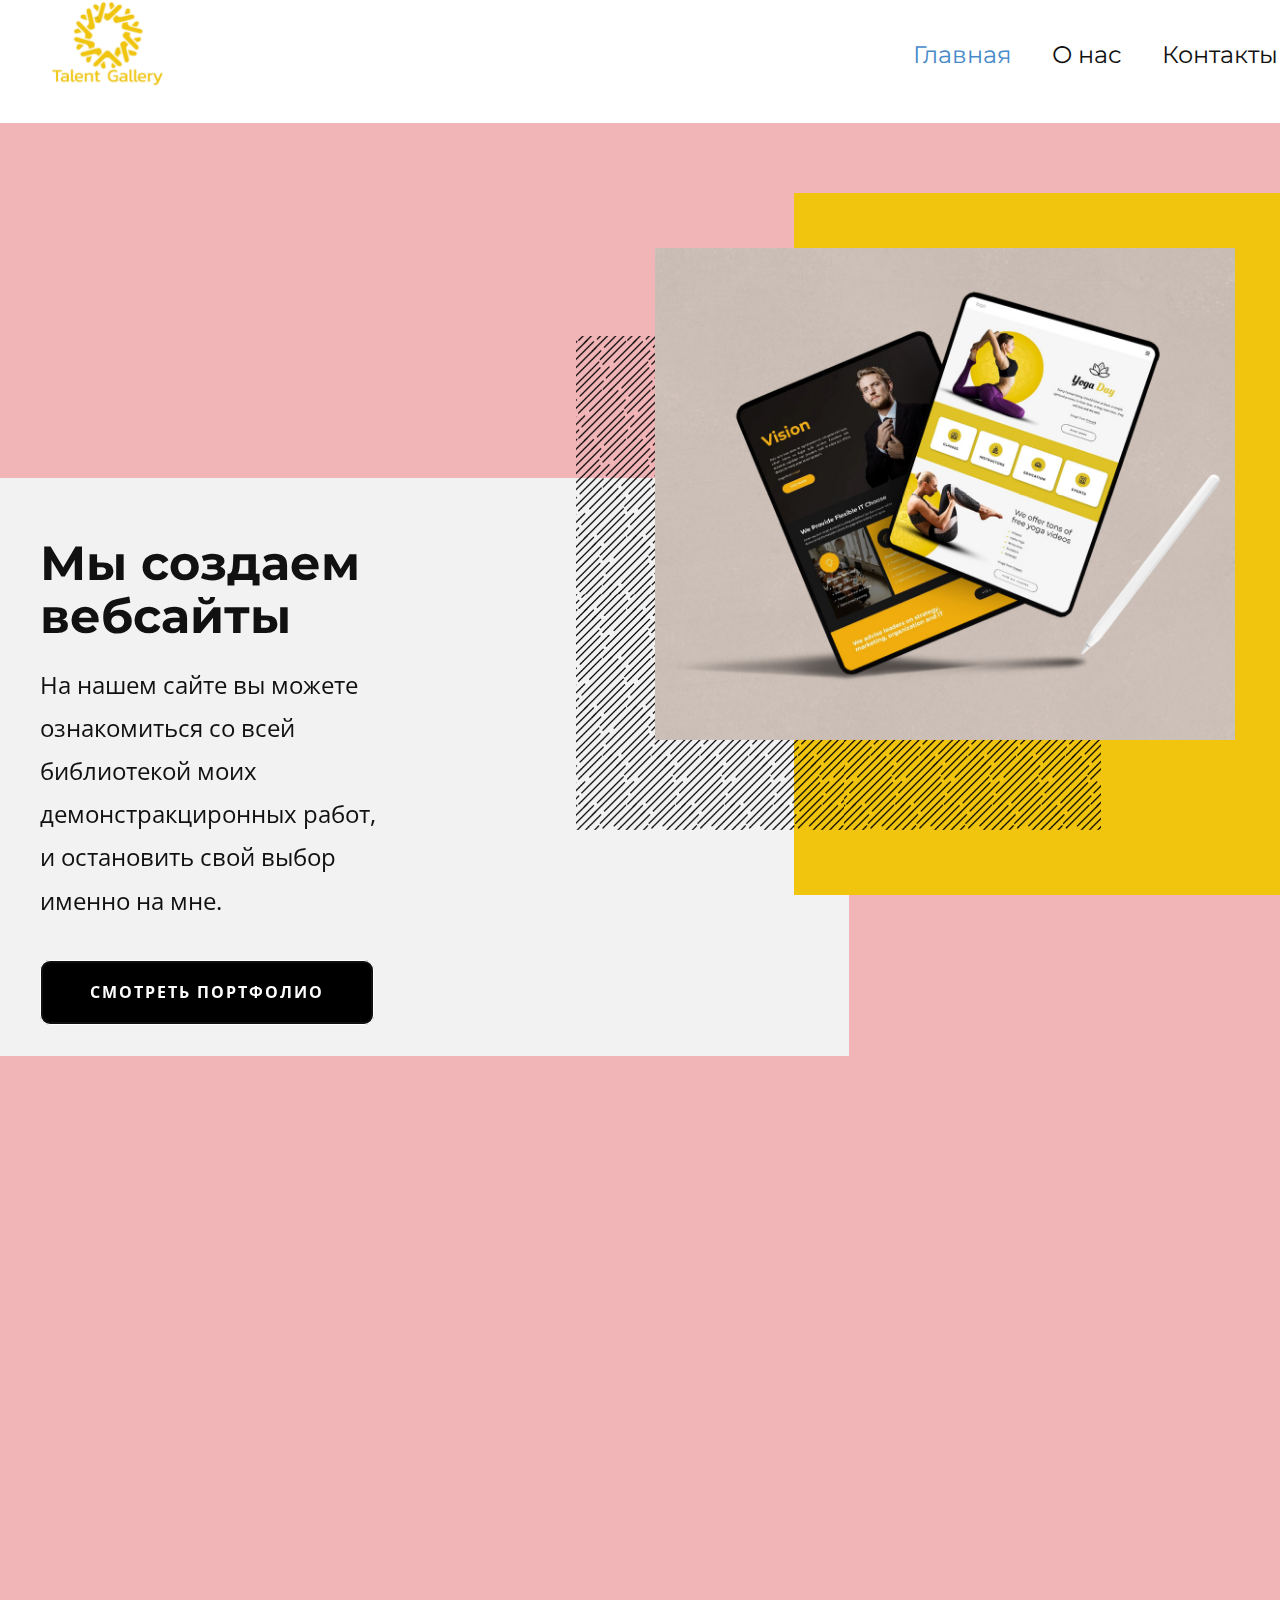
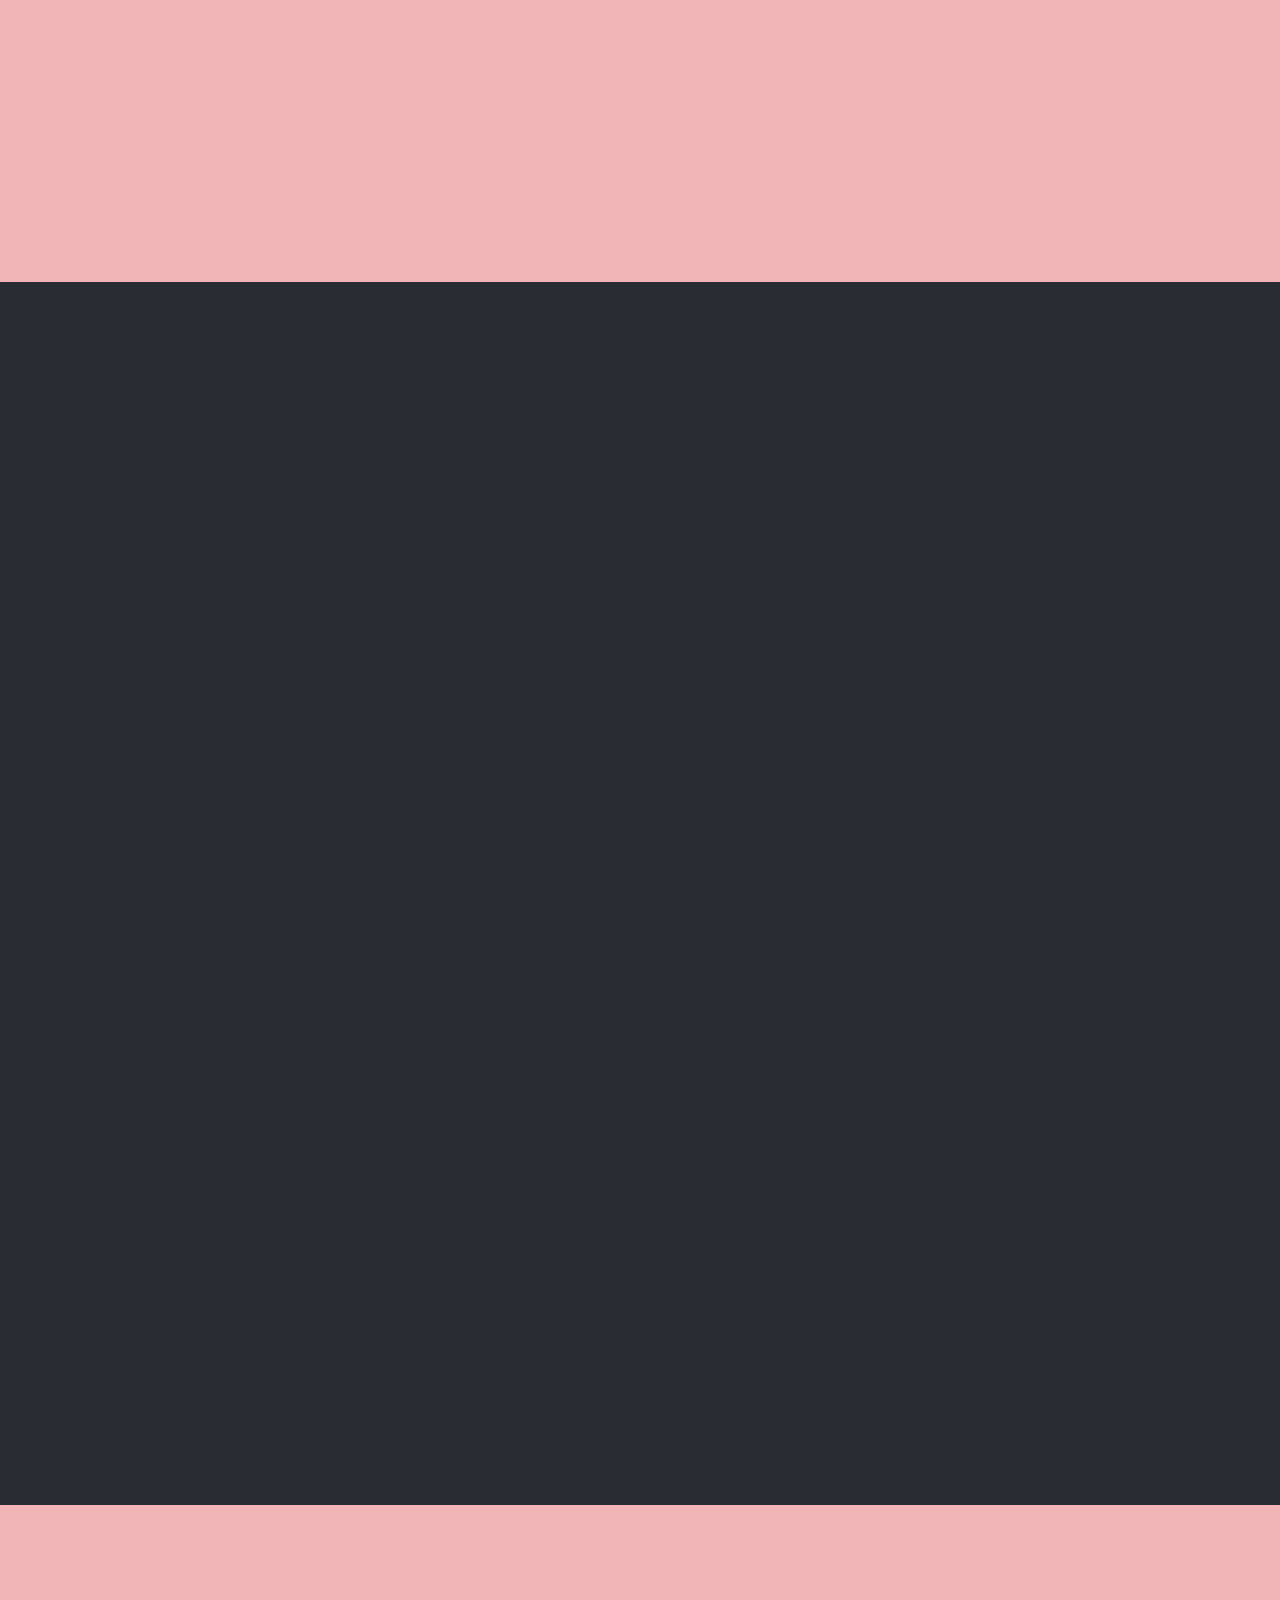
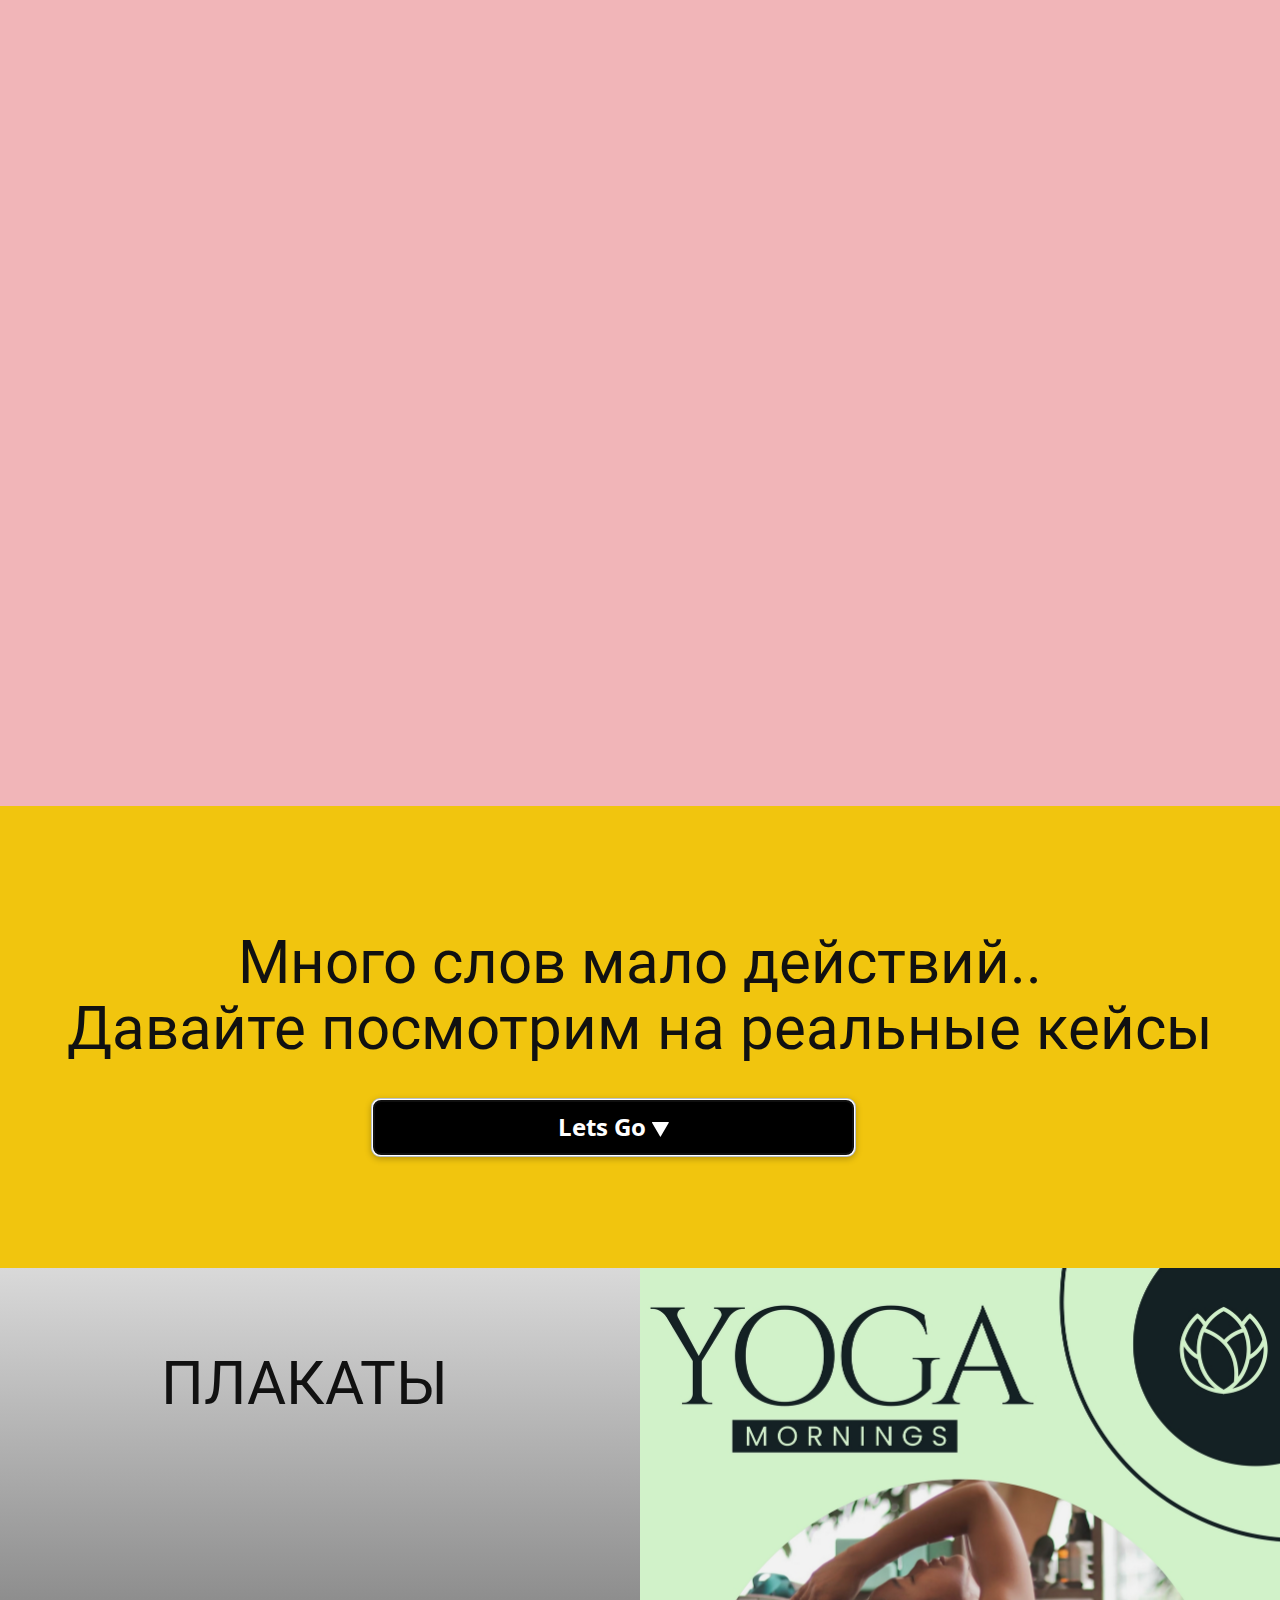
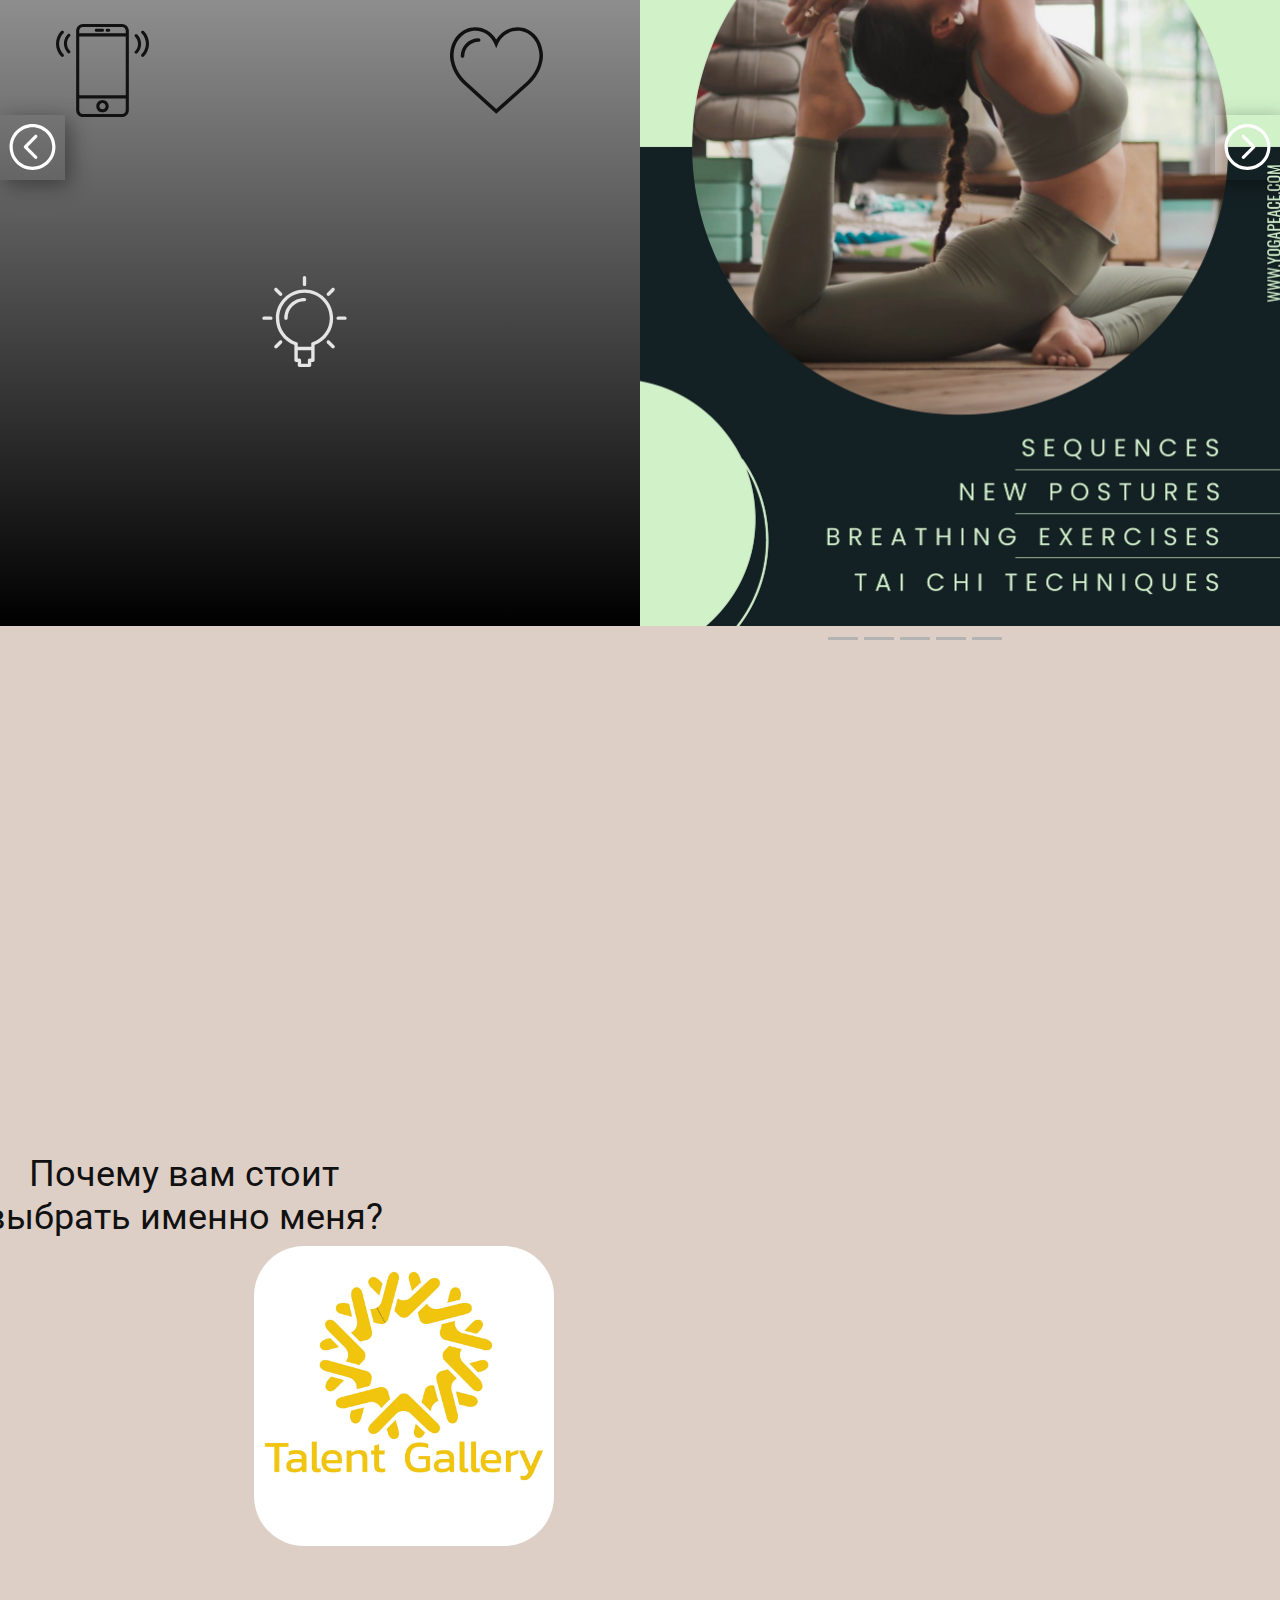
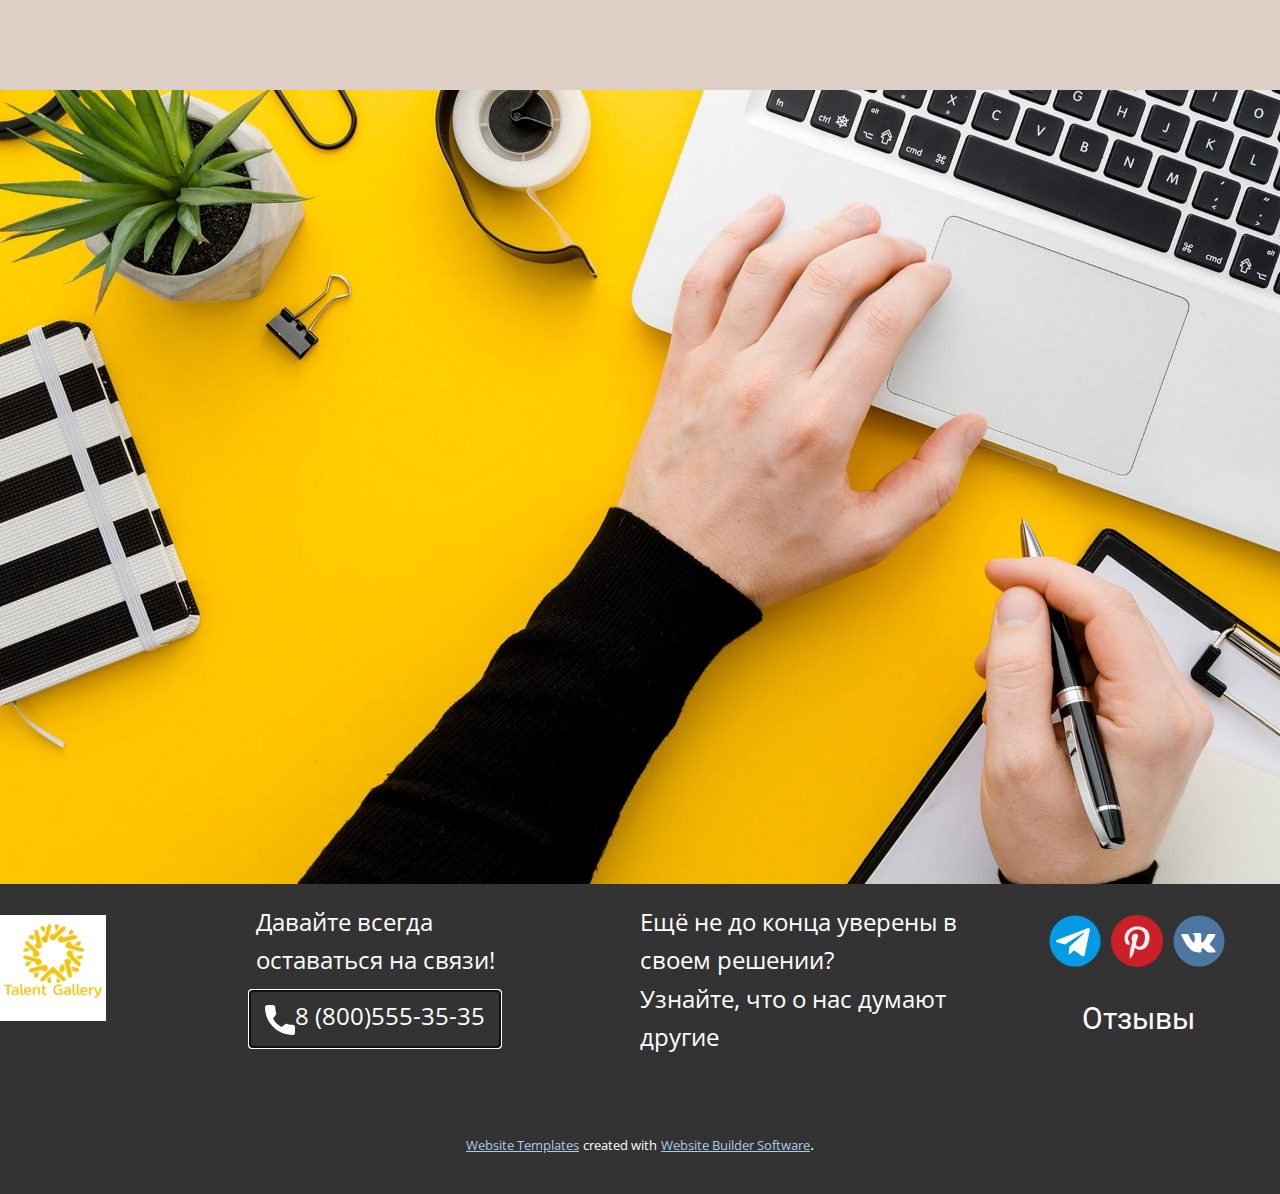
<file: Главная.html>
<!DOCTYPE html>
<html style="font-size: 16px;" lang="ru"><head>
    <meta name="viewport" content="width=device-width, initial-scale=1.0">
    <meta charset="utf-8">
    <meta name="keywords" content="​We Create Websites, ​Epic design and engineering, ​Portfolio, Brand Values, ​Construction and renovation projects, ​What We Do, ​Crafting digital experiences, Contact Us, INTUITIVE">
    <meta name="description" content="">
    <title>Главная</title>
    <link rel="stylesheet" href="nicepage.css" media="screen">
<link rel="stylesheet" href="Главная.css" media="screen">
    <script class="u-script" type="text/javascript" src="jquery.js" defer=""></script>
    <script class="u-script" type="text/javascript" src="nicepage.js" defer=""></script>
    <meta name="generator" content="Nicepage 6.2.1, nicepage.com">
    <link id="u-theme-google-font" rel="stylesheet" href="https://fonts.googleapis.com/css?family=Roboto:100,100i,300,300i,400,400i,500,500i,700,700i,900,900i|Open+Sans:300,300i,400,400i,500,500i,600,600i,700,700i,800,800i">
    <link id="u-page-google-font" rel="stylesheet" href="https://fonts.googleapis.com/css?family=Montserrat:100,100i,200,200i,300,300i,400,400i,500,500i,600,600i,700,700i,800,800i,900,900i|Open+Sans:300,300i,400,400i,500,500i,600,600i,700,700i,800,800i">
    
    
    
    
    
    
    
    
    
    
    <script type="application/ld+json">{
		"@context": "http://schema.org",
		"@type": "Organization",
		"name": "",
		"logo": "images/UntitledDesign1.jpeg",
		"sameAs": [
				"https://nicepage.com/html-website-builder"
		]
}</script>
    <meta name="theme-color" content="#478ac9">
    <meta property="og:title" content="Главная">
    <meta property="og:type" content="website">
  <meta data-intl-tel-input-cdn-path="intlTelInput/"></head>
  <body data-path-to-root="./" data-include-products="false" class="u-body u-xl-mode" data-lang="ru"><header class="u-clearfix u-header u-header" id="sec-ad3d"><div class="u-clearfix u-sheet u-valign-middle-lg u-valign-middle-md u-valign-middle-sm u-valign-middle-xl u-sheet-1">
        <nav class="u-menu u-menu-one-level u-offcanvas u-menu-1">
          <div class="menu-collapse u-custom-font u-font-montserrat" style="font-size: 1.5rem; letter-spacing: 0px;">
            <a class="u-button-style u-custom-left-right-menu-spacing u-custom-padding-bottom u-custom-top-bottom-menu-spacing u-nav-link u-text-active-palette-1-base u-text-hover-palette-2-base" href="#" style="padding: 7px 4px; font-size: calc(1em + 14px);">
              <svg class="u-svg-link" viewBox="0 0 24 24"><use xmlns:xlink="http://www.w3.org/1999/xlink" xlink:href="#menu-hamburger"></use></svg>
              <svg class="u-svg-content" version="1.1" id="menu-hamburger" viewBox="0 0 16 16" x="0px" y="0px" xmlns:xlink="http://www.w3.org/1999/xlink" xmlns="http://www.w3.org/2000/svg"><g><rect y="1" width="16" height="2"></rect><rect y="7" width="16" height="2"></rect><rect y="13" width="16" height="2"></rect>
</g></svg>
            </a>
          </div>
          <div class="u-custom-menu u-nav-container">
            <ul class="u-custom-font u-font-montserrat u-nav u-unstyled u-nav-1"><li class="u-nav-item"><a class="u-button-style u-nav-link u-text-active-palette-1-base u-text-hover-palette-2-base" href="Главная.html" ">Главная</a>
</li><li class="u-nav-item"><a class="u-button-style u-nav-link u-text-active-palette-1-base u-text-hover-palette-2-base" href="О-нас.html" >О нас</a>
</li><li class="u-nav-item"><a class="u-button-style u-nav-link u-text-active-palette-1-base u-text-hover-palette-2-base" href="Контакты.html" >Контакты</a>
</li></ul>
          </div>
          <div class="u-custom-menu u-nav-container-collapse">
            <div class="u-black u-container-style u-inner-container-layout u-opacity u-opacity-95 u-sidenav">
              <div class="u-inner-container-layout u-sidenav-overflow">
                <div class="u-menu-close"></div>
                <ul class="u-align-center u-nav u-popupmenu-items u-unstyled u-nav-2"><li class="u-nav-item"><a class="u-button-style u-nav-link" href="Главная.html">Главная</a>
</li><li class="u-nav-item"><a class="u-button-style u-nav-link" href="О-нас.html">О нас</a>
</li><li class="u-nav-item"><a class="u-button-style u-nav-link" href="Контакты.html">Контакты</a>
</li></ul>
              </div>
            </div>
            <div class="u-black u-menu-overlay u-opacity u-opacity-70"></div>
          </div>
        </nav>
        <a href="#" class="u-image u-logo u-image-1" data-image-width="3072" data-image-height="3072" title="О нас" rel="nofollow">
          <img src="images/UntitledDesign1.jpeg" class="u-logo-image u-logo-image-1">
        </a>
      </div></header>
    <section class="u-clearfix u-palette-2-light-2 u-section-1" id="carousel_21bd">
      <div class="u-clearfix u-sheet u-sheet-1">
        <div class="u-expanded-width-xs u-grey-5 u-shape u-shape-rectangle u-shape-1" data-animation-name="customAnimationIn" data-animation-duration="1500" data-animation-delay="250"></div>
        <div class="u-palette-3-base u-shape u-shape-rectangle u-shape-2" data-animation-name="customAnimationIn" data-animation-duration="1500" data-animation-delay="500"></div>
        <div class="u-align-left u-container-style u-group u-shape-rectangle u-group-1" data-animation-name="customAnimationIn" data-animation-duration="1500" data-animation-delay="500">
          <div class="u-container-layout u-container-layout-1">
            <img src="images/aa49e5bbcb321c65e1d4ba4d4afa599b.png" alt="" class="u-image u-image-default u-image-1" data-image-width="817" data-image-height="799" data-animation-name="customAnimationIn" data-animation-duration="1000" data-animation-direction="Right" data-animation-delay="500">
            <img src="images/ttt3.jpg" alt="" class="u-image u-image-default u-image-2" data-image-width="1200" data-image-height="1034" data-animation-name="customAnimationIn" data-animation-duration="1000">
          </div>
        </div>
        <div class="u-container-style u-expanded-width-xs u-group u-shape-rectangle u-group-2" data-animation-name="customAnimationIn" data-animation-duration="1500" data-animation-delay="500">
          <div class="u-container-layout u-container-layout-2">
            <h2 class="u-custom-font u-font-montserrat u-text u-text-1"> Мы создаем вебсайты</h2>
            <p class="u-custom-font u-font-open-sans u-text u-text-2">На нашем сайте вы можете ознакомиться со всей библиотекой моих демонстракциронных работ, и остановить свой выбор именно на мне.</p>
            <a href="Главная.html#carousel_02f3" class="u-active-palette-3-base u-black u-border-none u-btn u-btn-round u-button-style u-hover-palette-3-base u-radius-10 u-btn-1">Смотреть портфолио<span style="font-weight: 700;">
                <span style="font-weight: 400;"></span>
              </span>
            </a>
          </div>
        </div>
      </div>
    </section>
    <section class="u-align-center u-clearfix u-palette-2-light-2 u-section-2" id="carousel_48a3">
      <div class="u-clearfix u-sheet u-sheet-1">
        <h2 class="u-align-center u-custom-font u-font-montserrat u-text u-text-1" data-animation-name="customAnimationIn" data-animation-duration="1500">Инженерия эпического дизайна</h2>
        <p class="u-align-center u-large-text u-text u-text-variant u-text-2" data-animation-name="customAnimationIn" data-animation-duration="1500" data-animation-delay="250">Какие важнейшие этапы не стоит упускать во время работы над функциональным сайтом ?!</p>
        <div class="u-expanded-width u-list u-list-1">
          <div class="u-repeater u-repeater-1">
            <div class="u-align-center u-container-style u-custom-item u-list-item u-repeater-item u-shape-rectangle u-list-item-1" data-animation-name="customAnimationIn" data-animation-duration="1500" data-animation-direction="" data-animation-delay="500">
              <div class="u-container-layout u-similar-container u-valign-bottom u-container-layout-1"><span class="u-align-left u-custom-item u-icon u-icon-circle u-text-black u-white u-icon-1" data-animation-name="customAnimationIn" data-animation-duration="1500" data-animation-delay="500"><svg class="u-svg-link" preserveAspectRatio="xMidYMin slice" viewBox="0 0 295.238 295.238" style=""><use xmlns:xlink="http://www.w3.org/1999/xlink" xlink:href="#svg-6ac1"></use></svg><svg class="u-svg-content" viewBox="0 0 295.238 295.238" x="0px" y="0px" id="svg-6ac1" style="enable-background:new 0 0 295.238 295.238;"><g><g><g><path d="M277.462,0.09l-27.681,20.72l-27.838,64.905h-22.386l-8.79-19.048h5.743c10.505,0,19.048-8.452,19.048-18.957V28.571     h9.524V0H196.51v28.571h9.524V47.71c0,5.248-4.271,9.433-9.524,9.433h-10.138L174.2,30.81l14.581-7.267L141.038,3.095     l-11.224,39.281c-0.305-23.371-19.386-42.29-42.829-42.29c-23.633,0-42.857,19.224-42.857,42.857     c0,14.281,7.233,27.676,19.048,35.595v7.176H51.643L50.9,89.619c-2.314,12.005-2.529,24.343-0.638,36.648l-32.486,57.905     l35.876,8.195v60.014h47.619v42.857h114.286v-66.357c33.333-23.581,52.371-61.495,52.343-101.943l0.01-17.371     c0-6.548-0.605-13.276-1.824-19.905l-0.705-3.948h-9.348l21.429-51.338V0.09z M206.033,19.138V9.614h9.524v9.524H206.033z      M189.067,85.714h-18.062l-8.657-19.048h17.929L189.067,85.714z M147.219,16.119l18.929,8.11l-4.467,2.19l14.2,30.724h-17.862     l-11.605-25.471l-4.262,2.152L147.219,16.119z M160.543,85.715h-21.176v-9.433c0-5.252,4.271-9.614,9.524-9.614h2.995v-0.001     L160.543,85.715z M141.843,44.652l5.776,12.71c-9.905,0.667-17.776,8.848-17.776,18.919v9.433h-19.048v-7.176     c9.529-6.386,15.995-16.352,18.176-27.452L141.843,44.652z M53.653,42.948c0-18.376,14.957-33.333,33.333-33.333     c18.376,0,33.333,14.957,33.333,33.333c0,11.829-6.39,22.881-16.671,28.838l-2.376,1.371v12.557h-9.524V56.352     c5.529-1.971,9.524-7.21,9.524-13.41c0-7.876-6.41-14.286-14.286-14.286c-7.876,0-14.286,6.411-14.286,14.287     c0,6.2,3.995,11.438,9.524,13.41v29.362H72.7V73.157l-2.376-1.376C60.043,65.824,53.653,54.776,53.653,42.948z M86.986,47.71     c-2.629,0-4.762-2.139-4.762-4.762c0-2.629,2.133-4.762,4.762-4.762c2.629,0,4.762,2.133,4.762,4.762S89.615,47.71,86.986,47.71z      M257.366,95.239c0.691,4.761,1.039,9.59,1.039,14.285l0.01,17.405c0.029,38.148-18.795,73.871-50.286,95.552l-2.095,1.429     v61.805h-95.238v-42.857h-47.62v-58.086l-30.862-7.043l27.876-49.7l-0.271-1.7c-1.771-10.419-1.871-21.567-0.333-31.09h3.59     h47.619H257.366z M245.714,85.714H232.3l23.738-55.343l10.557,5.257L245.714,85.714z M267.938,25.714l-5.267-2.633l5.267-3.943     V25.714z"></path><path d="M96.51,123.81c-7.876,0-14.286-4.762-14.286-14.286H72.7c0,14.286,10.681,23.81,23.81,23.81     c13.129,0,23.81-9.524,23.81-23.81h-9.524C110.795,119.048,104.386,123.81,96.51,123.81z"></path>
</g>
</g>
</g></svg></span>
                <h5 class="u-text u-text-3" data-animation-name="customAnimationIn" data-animation-duration="1500" data-animation-delay="500">Стратегия</h5>
                <p class="u-custom-font u-font-open-sans u-text u-text-4" data-animation-name="customAnimationIn" data-animation-duration="1750" data-animation-delay="500">Любой проект насинается с исследования. Для одного проекта достаточно брифинга с клиентом, для другого - масштабного исследования рынка.</p>
              </div>
            </div>
            <div class="u-align-center u-container-style u-custom-item u-list-item u-repeater-item u-shape-rectangle u-white u-list-item-2" data-animation-name="customAnimationIn" data-animation-duration="1500" data-animation-direction="" data-animation-delay="500">
              <div class="u-container-layout u-similar-container u-valign-bottom u-container-layout-2"><span class="u-align-left u-custom-item u-icon u-icon-circle u-palette-3-base u-text-white u-icon-2" data-animation-name="customAnimationIn" data-animation-duration="1500" data-animation-delay="500"><svg class="u-svg-link" preserveAspectRatio="xMidYMin slice" viewBox="0 0 479.988 479.988" style=""><use xmlns:xlink="http://www.w3.org/1999/xlink" xlink:href="#svg-aa47"></use></svg><svg class="u-svg-content" viewBox="0 0 479.988 479.988" id="svg-aa47"><path d="m388.139 169.472c31.221-25.502 20.437-75.934-18.576-86.386-10.194-2.731-20.747-2.163-30.421 1.522l-30.998-53.691c-12.614-21.849-43.899-22.428-57.331-1.125-38.127 60.474-88.921 111.908-149.225 150.939-3.434 2.218-4.707 6.802-2.675 10.533.326.597 51.672 89.52 52.012 90.109 2.208 3.824 7.098 5.138 10.928 2.928 3.826-2.209 5.137-7.102 2.928-10.928l-48.15-83.4c57.501-38.44 108.427-89.331 147.717-151.648 7.027-11.147 23.361-10.801 29.939.592l110.996 192.251c6.586 11.408-1.31 25.712-14.457 26.224-73.757 2.874-145.97 21.739-211.993 55.507-.281.143-75.137 43.368-80.292 46.344-13.381 7.726-30.551 3.125-38.275-10.256l-40.521-70.187c-7.725-13.38-3.124-30.55 10.256-38.275l48.769-28.157c3.826-2.209 5.137-7.102 2.928-10.928-2.209-3.827-7.103-5.137-10.928-2.928l-48.769 28.157c-21.02 12.135-28.248 39.11-16.112 60.131l40.522 70.186c12.137 21.022 39.112 28.248 60.132 16.112l1.845-1.065 50.029 86.653c7.186 12.447 23.076 16.71 35.53 9.521l17.547-10.131c12.45-7.188 16.708-23.079 9.52-35.53l-35.457-61.413c-2.209-3.826-7.102-5.137-10.928-2.928s-5.137 7.102-2.928 10.928l35.457 61.413c2.766 4.791 1.128 10.907-3.664 13.673l-17.547 10.131c-4.791 2.766-10.907 1.127-13.673-3.664l-50.029-86.653 64.055-36.983c62.681-32.026 132.413-50.838 205.15-53.671 25.208-.983 40.285-28.399 27.689-50.212zm-2.285-55.254c7.898 13.68 5.061 30.656-5.872 41.125l-32.685-56.613c14.329-4.203 30.532 1.587 38.557 15.488zm78.246-35.567-20.699 11.951c-3.829 2.21-8.72.897-10.928-2.928-2.21-3.826-.898-8.719 2.928-10.928l20.699-11.951c3.829-2.21 8.72-.897 10.928 2.928 2.209 3.826.898 8.719-2.928 10.928zm-89.018-45.596 5.048-18.836c1.144-4.268 5.528-6.799 9.799-5.657 4.268 1.144 6.8 5.531 5.656 9.798l-5.048 18.836c-1.141 4.257-5.517 6.801-9.799 5.657-4.267-1.144-6.799-5.53-5.656-9.798zm104.631 131.019c-.958 3.574-4.19 5.931-7.723 5.931-1.448 0-.435.165-20.912-5.322-4.268-1.144-6.801-5.53-5.657-9.798s5.531-6.798 9.798-5.657l18.837 5.047c4.267 1.144 6.801 5.531 5.657 9.799z"></path></svg></span>
                <h5 class="u-text u-text-5" data-animation-name="customAnimationIn" data-animation-duration="1500" data-animation-delay="500">Брендинг</h5>
                <p class="u-custom-font u-font-open-sans u-text u-text-6" data-animation-name="customAnimationIn" data-animation-duration="1750" data-animation-delay="500">Тезисно описать ключевые характеристики бренда,<br>ЧТО? а главное ДЛЯ КОГО мы создаем!?&nbsp;<br>
                  <br>
                  <br>
                </p>
              </div>
            </div>
            <div class="u-align-center u-container-style u-custom-item u-list-item u-repeater-item u-shape-rectangle u-list-item-3" data-animation-name="customAnimationIn" data-animation-duration="1500" data-animation-direction="" data-animation-delay="500">
              <div class="u-container-layout u-similar-container u-valign-bottom u-container-layout-3"><span class="u-align-left u-custom-item u-icon u-icon-circle u-text-black u-white u-icon-3" data-animation-name="customAnimationIn" data-animation-duration="1500" data-animation-delay="500"><svg class="u-svg-link" preserveAspectRatio="xMidYMin slice" viewBox="0 -25 424 424" style=""><use xmlns:xlink="http://www.w3.org/1999/xlink" xlink:href="#svg-1139"></use></svg><svg class="u-svg-content" viewBox="0 -25 424 424" id="svg-1139"><path d="m167.289062 272.132812c-1.601562 0-3.214843-.550781-4.53125-1.671874l-45.296874-38.570313c-1.5625-1.332031-2.460938-3.277344-2.460938-5.332031 0-2.050782.902344-3.996094 2.460938-5.328125l45.296874-38.570313c2.941407-2.507812 7.359376-2.152344 9.867188.789063 2.503906 2.945312 2.152344 7.363281-.792969 9.867187l-39.035156 33.242188 39.035156 33.242187c2.945313 2.507813 3.296875 6.925781.792969 9.867188-1.386719 1.628906-3.355469 2.464843-5.335938 2.464843zm0 0"></path><path d="m256.710938 272.132812c-1.980469 0-3.949219-.835937-5.332032-2.464843-2.507812-2.941407-2.152344-7.359375.789063-9.867188l39.035156-33.242187-39.035156-33.242188c-2.941407-2.503906-3.296875-6.921875-.789063-9.867187 2.503906-2.941407 6.925782-3.296875 9.863282-.789063l45.296874 38.570313c1.5625 1.332031 2.460938 3.277343 2.460938 5.328125 0 2.054687-.898438 4-2.460938 5.332031l-45.296874 38.570313c-1.316407 1.121093-2.929688 1.671874-4.53125 1.671874zm0 0"></path><path d="m195.964844 301.0625c-.480469 0-.964844-.050781-1.453125-.152344-3.78125-.796875-6.203125-4.511718-5.40625-8.292968l28.230469-134.035157c.796874-3.78125 4.507812-6.203125 8.292968-5.40625 3.78125.796875 6.203125 4.507813 5.40625 8.292969l-28.230468 134.035156c-.695313 3.296875-3.601563 5.558594-6.839844 5.558594zm0 0"></path><path d="m377 374.085938h-330c-25.914062 0-47-21.082032-47-47v-280.085938c0-25.914062 21.085938-47 47-47h330c25.914062 0 47 21.085938 47 47v280.085938c0 25.917968-21.085938 47-47 47zm-330-360.085938c-18.195312 0-33 14.804688-33 33v280.085938c0 18.195312 14.804688 33 33 33h330c18.195312 0 33-14.804688 33-33v-280.085938c0-18.195312-14.804688-33-33-33zm0 0"></path><path d="m417 112.089844h-410c-3.867188 0-7-3.132813-7-7 0-3.863282 3.132812-7 7-7h410c3.867188 0 7 3.136718 7 7 0 3.867187-3.132812 7-7 7zm0 0"></path><path d="m119.601562 78.59375c-12.210937 0-22.152343-9.941406-22.152343-22.152344 0-12.214844 9.941406-22.152344 22.152343-22.152344 12.214844 0 22.152344 9.9375 22.152344 22.152344 0 12.210938-9.9375 22.152344-22.152344 22.152344zm0-30.304688c-4.492187 0-8.152343 3.65625-8.152343 8.152344s3.660156 8.152344 8.152343 8.152344c4.496094 0 8.152344-3.65625 8.152344-8.152344s-3.65625-8.152344-8.152344-8.152344zm0 0"></path><path d="m51.539062 78.378906c-12.214843 0-22.152343-9.9375-22.152343-22.152344 0-12.214843 9.9375-22.152343 22.152343-22.152343 12.214844 0 22.152344 9.9375 22.152344 22.152343 0 12.214844-9.9375 22.152344-22.152344 22.152344zm0-30.304687c-4.492187 0-8.152343 3.660156-8.152343 8.152343 0 4.496094 3.660156 8.152344 8.152343 8.152344 4.496094 0 8.152344-3.65625 8.152344-8.152344 0-4.492187-3.65625-8.152343-8.152344-8.152343zm0 0"></path><path d="m187.664062 78.804688c-12.210937 0-22.148437-9.9375-22.148437-22.152344 0-12.210938 9.9375-22.148438 22.148437-22.148438 12.214844 0 22.152344 9.9375 22.152344 22.148438 0 12.214844-9.9375 22.152344-22.152344 22.152344zm0-30.304688c-4.492187 0-8.148437 3.65625-8.148437 8.152344s3.65625 8.152344 8.148437 8.152344c4.496094 0 8.152344-3.65625 8.152344-8.152344s-3.65625-8.152344-8.152344-8.152344zm0 0"></path></svg></span>
                <h5 class="u-text u-text-7" data-animation-name="customAnimationIn" data-animation-duration="1500" data-animation-delay="500">Наработка</h5>
                <p class="u-custom-font u-font-open-sans u-text u-text-8" data-animation-name="customAnimationIn" data-animation-duration="1750" data-animation-delay="500">Опыт взаимодействия пользователя с продуктом&nbsp; определяет наши задачи в работе над вашим веб-сайтом<br>
                  <br>
                </p>
              </div>
            </div>
            <div class="u-align-center u-container-style u-custom-item u-list-item u-palette-3-base u-repeater-item u-shape-rectangle u-list-item-4" data-animation-name="customAnimationIn" data-animation-duration="1500" data-animation-direction="" data-animation-delay="500">
              <div class="u-container-layout u-similar-container u-valign-bottom u-container-layout-4"><span class="u-align-left u-custom-item u-icon u-icon-circle u-text-black u-white u-icon-4" data-animation-name="customAnimationIn" data-animation-duration="1500" data-animation-delay="500"><svg class="u-svg-link" preserveAspectRatio="xMidYMin slice" viewBox="0 0 512.004 512.004" style=""><use xmlns:xlink="http://www.w3.org/1999/xlink" xlink:href="#svg-3ce3"></use></svg><svg class="u-svg-content" viewBox="0 0 512.004 512.004" id="svg-3ce3"><g><path d="m212.704 137.231c22.279 0 40.405-18.125 40.405-40.404s-18.126-40.405-40.405-40.405-40.404 18.126-40.404 40.405 18.125 40.404 40.404 40.404zm0-65.809c14.009 0 25.405 11.396 25.405 25.405 0 14.008-11.396 25.404-25.405 25.404-14.008 0-25.404-11.396-25.404-25.404s11.396-25.405 25.404-25.405z"></path><path d="m197.84 437.005c25.496 0 46.239-20.743 46.239-46.239s-20.743-46.239-46.239-46.239-46.239 20.743-46.239 46.239 20.743 46.239 46.239 46.239zm0-77.478c17.226 0 31.239 14.014 31.239 31.239s-14.014 31.239-31.239 31.239-31.239-14.014-31.239-31.239 14.013-31.239 31.239-31.239z"></path><path d="m131.618 131.633c-27.031 0-49.022 21.991-49.022 49.022s21.991 49.022 49.022 49.022 49.022-21.991 49.022-49.022-21.991-49.022-49.022-49.022zm0 83.045c-18.76 0-34.022-15.262-34.022-34.022s15.263-34.022 34.022-34.022 34.022 15.262 34.022 34.022-15.262 34.022-34.022 34.022z"></path><path d="m117.578 348.725c27.031 0 49.022-21.991 49.022-49.022s-21.991-49.022-49.022-49.022-49.022 21.991-49.022 49.022 21.991 49.022 49.022 49.022zm0-83.045c18.76 0 34.022 15.262 34.022 34.022s-15.263 34.022-34.022 34.022-34.022-15.262-34.022-34.022 15.262-34.022 34.022-34.022z"></path><path d="m166.44 490.454c4.069.749 7.98-1.956 8.725-6.031s-1.956-7.981-6.031-8.725c-28.747-5.249-54.463-19.51-74.368-41.242-57.979-63.299-83.793-131.571-76.726-202.921 15.947-161.023 185.751-241.171 342.349-209.85 21.156 4.231 29.396 21.475 30.021 34.955.619 13.306-5.896 31.005-26.294 37.099-26.355 7.873-47.193 19.364-61.935 34.153-33.788 33.897-36.715 91.09-4.452 129.615 15.931 19.023 26.122 42.091 29.544 66.827-16.984 38.603-34.352 82.319-47.793 122.782-21.595 17.838-48.918 28.647-77.182 30.493-4.134.27-7.266 3.839-6.996 7.973.26 3.967 3.558 7.012 7.478 7.012.164 0 .329-.005.496-.017 24.337-1.589 48.054-9.174 68.674-21.744-4.362 15.196 2.759 31.115 17.081 37.997 15.294 7.35 33.809 1.526 42.155-13.241 14.442-25.553 30.091-56.567 45.252-89.689 1.725-3.766.068-8.217-3.697-9.941-3.768-1.725-8.217-.067-9.941 3.698-14.987 32.743-30.435 63.363-44.672 88.552-4.477 7.921-14.402 11.038-22.6 7.102-7.757-3.728-11.58-12.392-9.09-20.601 19.361-63.866 51.65-141.606 81.229-201.718l40.312 17.256c-9.399 25.614-20.106 52.284-31.031 77.571-1.641 3.803.112 8.216 3.915 9.857 3.809 1.643 8.217-.112 9.858-3.915 20.578-47.754 43.545-107.401 56.948-157.581 4.764-1.711 8.207-5.157 10.032-9.421l6.491-15.164c1.391-3.249 1.698-6.692 1.091-9.93 12.484-7.969 29.958-22.184 39.013-43.338 11.187-26.13 3.753-70.399-1.674-94.461-1.039-4.61-4.255-8.474-8.6-10.334-4.346-1.86-9.36-1.521-13.414.91-21.156 12.685-58.319 37.865-69.504 63.993-9.052 21.145-7.279 43.594-4.43 58.128-2.838 1.841-5.068 4.478-6.429 7.658l-6.491 15.164c-1.84 4.297-1.929 9.151.108 13.761-20.125 32.979-40.105 73.005-56.222 108.123-5.661-19.542-15.271-37.701-28.41-53.391-12.581-15.023-18.96-32.631-18.96-52.336 0-42.524 26.29-71.939 78.14-87.429 23.613-7.054 38.13-27.531 36.985-52.167-.947-20.376-14.321-43.419-42.064-48.968-165.082-33.018-343.348 52.774-360.219 223.079-7.505 75.774 19.61 147.953 80.593 214.531 22.133 24.164 50.742 40.025 82.735 45.866zm238.926-287.359c9.829 4.207 17.333 7.42 27.162 11.627-4.903 18.033-11.545 38.989-19.458 61.388l-38.69-16.562c10.748-21.191 21.325-40.462 30.986-56.453zm45.036-17.404-6.491 15.164c-.525 1.224-1.896 1.612-2.925 1.171l-32.273-13.815c-1.046-.448-1.689-1.714-1.171-2.924l6.491-15.165c.506-1.179 1.844-1.635 2.927-1.17l32.271 13.814c1.04.446 1.68 1.736 1.171 2.925zm-25.51-81.354c3.284-7.672 16.013-28.554 63.163-56.873 12.061 53.667 5.734 77.286 2.45 84.959-7.744 18.092-23.322 30.375-34.144 37.139-.401-.211-.812-.407-1.229-.585l-32.272-13.815h-.001c-.417-.178-.841-.34-1.271-.484-2.574-12.501-4.439-32.251 3.304-50.341z"></path>
</g></svg></span>
                <h5 class="u-text u-text-9" data-animation-name="customAnimationIn" data-animation-duration="1500" data-animation-delay="500">Веб дизайн</h5>
                <p class="u-custom-font u-font-open-sans u-text u-text-10" data-animation-name="customAnimationIn" data-animation-duration="1750" data-animation-delay="500">&nbsp;Создание графики для использования на&nbsp;веб-сайтах или в печатном виде. Визуальное оформление вашего проекта ТУТ.<br>
                </p>
              </div>
            </div>
          </div>
        </div>
      </div>
    </section>
    <section class="u-align-center u-clearfix u-container-align-center-lg u-container-align-center-md u-container-align-center-sm u-container-align-center-xl u-palette-5-dark-3 u-section-3" id="carousel_02f3">
      <div class="u-clearfix u-sheet u-sheet-1">
        <h2 class="u-align-center u-text u-text-1" data-animation-name="customAnimationIn" data-animation-duration="1500" data-animation-delay="750"> Портфолио</h2>
        <p class="u-align-center u-text u-text-2" data-animation-name="customAnimationIn" data-animation-duration="1500" data-animation-delay="250">В моем портфолио каждый может найти для себя необходимый формат </p>
        <div class="u-expanded-width u-list u-list-1">
          <div class="u-repeater u-repeater-1">
            <div class="u-align-center u-container-style u-list-item u-repeater-item u-white u-list-item-1" src="" data-animation-name="customAnimationIn" data-animation-duration="1500">
              <div class="u-container-layout u-similar-container u-valign-bottom-xl u-container-layout-1">
                <img class="u-expanded-width u-image u-image-1" src="images/jhjh688.jpg" data-image-width="759" data-image-height="759">
                <h5 class="u-align-center u-text u-text-grey-60 u-text-3">Дизайт веб-сайта</h5>
              </div>
            </div>
            <div class="u-align-center u-container-style u-list-item u-repeater-item u-white u-list-item-2" src="" data-animation-name="customAnimationIn" data-animation-duration="1500">
              <div class="u-container-layout u-similar-container u-valign-bottom-xl u-container-layout-2">
                <img class="u-expanded-width u-image u-image-2" src="images/g4.jpg" data-image-width="759" data-image-height="759">
                <h5 class="u-align-center u-text u-text-grey-60 u-text-4">Мобильная версия</h5>
              </div>
            </div>
            <div class="u-align-center u-container-align-center u-container-style u-list-item u-repeater-item u-white u-list-item-3" src="" data-animation-name="customAnimationIn" data-animation-duration="1500">
              <div class="u-container-layout u-similar-container u-valign-bottom-xl u-container-layout-3">
                <img class="u-expanded-width u-image u-image-3" src="images/gfgggggggggg.jpg" data-image-width="1000" data-image-height="914">
                <h5 class="u-align-center u-text u-text-grey-60 u-text-5">Корпоративный дизайн</h5>
              </div>
            </div>
            <div class="u-align-center u-container-style u-list-item u-repeater-item u-white u-list-item-4" src="" data-animation-name="customAnimationIn" data-animation-duration="1500">
              <div class="u-container-layout u-similar-container u-valign-bottom-xl u-container-layout-4">
                <img class="u-expanded-width u-image u-image-4" src="images/fgfg.jpg" data-image-width="898" data-image-height="898">
                <h5 class="u-align-center u-text u-text-grey-60 u-text-6">Мобильное приложение</h5>
              </div>
            </div>
            <div class="u-align-center u-container-style u-list-item u-repeater-item u-white u-list-item-5" src="" data-animation-name="customAnimationIn" data-animation-duration="1500">
              <div class="u-container-layout u-similar-container u-valign-bottom-xl u-container-layout-5">
                <img class="u-expanded-width u-image u-image-5" src="images/PSD_01.jpg" data-image-width="1355" data-image-height="1080">
                <h5 class="u-align-center u-text u-text-grey-60 u-text-7">Адаптивный дизайн</h5>
              </div>
            </div>
            <div class="u-align-center u-container-align-center u-container-style u-list-item u-repeater-item u-white u-list-item-6" src="" data-animation-name="customAnimationIn" data-animation-duration="1500">
              <div class="u-container-layout u-similar-container u-valign-bottom-xl u-container-layout-6">
                <img class="u-expanded-width u-image u-image-6" src="images/fff.jpg" data-image-width="898" data-image-height="898">
                <h5 class="u-align-center u-text u-text-grey-60 u-text-8">Цифровой продукт</h5>
              </div>
            </div>
          </div>
        </div>
      </div>
    </section>
    <section class="u-align-center u-clearfix u-palette-2-light-2 u-section-4" id="carousel_e10c">
      <div class="u-clearfix u-sheet u-valign-middle u-sheet-1">
        <div class="data-layout-selected u-clearfix u-expanded-width u-gutter-10 u-layout-wrap u-layout-wrap-1">
          <div class="u-layout">
            <div class="u-layout-row">
              <div class="u-size-30">
                <div class="u-layout-col">
                  <div class="u-align-left u-container-style u-layout-cell u-left-cell u-size-30 u-layout-cell-1" src="">
                    <div class="u-container-layout u-container-layout-1" src="">
                      <img class="u-expanded-width u-image u-image-1" src="images/fdff.jpg" data-image-width="800" data-image-height="533" data-animation-name="customAnimationIn" data-animation-duration="1500">
                    </div>
                  </div>
                  <div class="u-align-left u-container-style u-image u-layout-cell u-left-cell u-size-30 u-image-2" src="" data-image-width="1199" data-image-height="800" data-animation-name="customAnimationIn" data-animation-duration="1500" data-animation-delay="250">
                    <div class="u-container-layout u-container-layout-2" src=""></div>
                  </div>
                </div>
              </div>
              <div class="u-size-30">
                <div class="u-layout-row">
                  <div class="u-align-left u-container-style u-layout-cell u-right-cell u-size-60 u-layout-cell-3" src="">
                    <div class="u-container-layout u-valign-top-sm u-container-layout-3" src="">
                      <img class="u-expanded-width u-image u-image-3" data-image-width="1980" data-image-height="1320" src="images/w3-min.jpg" data-animation-name="customAnimationIn" data-animation-duration="1500" data-animation-delay="250">
                      <div class="u-align-center u-black u-container-style u-group u-group-1" data-animation-name="customAnimationIn" data-animation-duration="1500" data-animation-delay="500">
                        <div class="u-container-layout u-valign-middle u-container-layout-4">
                          <h2 class="u-text u-text-1">Ценности Брэнда<span style="font-size: 2.25rem;">
                              <span style="font-size: 3rem;"></span>
                            </span>
                          </h2>
                          <p class="u-text u-text-2">
                            <span style="font-size: 1.25rem;">Адаптивно понятный ди</span>
                            <span style="font-size: 1.25rem;">зайн заинтересует любого пользователя в вашем предложении.&nbsp;<br>Это то, во что стоит вложиться!
                            </span>
                          </p>
                          <a href="Контакты.html" class="u-active-white u-align-left u-border-2 u-border-white u-btn u-btn-round u-button-style u-hover-white u-none u-radius-10 u-btn-1" data-animation-name="" data-animation-duration="0" data-animation-delay="0" data-animation-direction="">За работу!</a>
                        </div>
                      </div>
                    </div>
                  </div>
                </div>
              </div>
            </div>
          </div>
        </div>
      </div>
    </section>
    <section class="u-align-center u-clearfix u-palette-3-base u-section-5" id="sec-faaa">
      <div class="u-clearfix u-sheet u-sheet-1">
        <h1 class="u-custom-font u-font-abril-fatface u-text u-text-1">Много слов мало действий..<br>Давайте посмотрим на реальные кейсы
        </h1>
        <a href="Главная.html#carousel-ec2d" class="u-black u-border-3 u-border-palette-5-base u-btn u-btn-round u-button-style u-radius u-text-body-alt-color u-btn-1">Lets Go&nbsp;<span class="u-icon u-text-white u-icon-1"><svg class="u-svg-content" viewBox="0 0 490.677 490.677" x="0px" y="0px" style="width: 1em; height: 1em;"><path d="M489.272,37.339c-1.92-3.307-5.44-5.333-9.259-5.333H10.68c-3.819,0-7.339,2.027-9.259,5.333    c-1.899,3.307-1.899,7.36,0.021,10.667l234.667,405.333c1.899,3.307,5.419,5.333,9.237,5.333s7.339-2.027,9.237-5.333 L489.251,48.005C491.149,44.72,491.149,40.645,489.272,37.339z"></path></svg></span>
        </a>
      </div>
    </section>
    <section class="u-carousel u-slide u-block-10de-1" id="carousel-4a0e" data-interval="5000" data-u-ride="carousel">
      <ol class="u-carousel-indicators u-block-10de-2">
        <li data-u-target="#carousel-4a0e" class="u-active u-grey-30" data-u-slide-to="0"></li>
        <li data-u-target="#carousel-4a0e" class="u-grey-30" data-u-slide-to="1"></li>
        <li data-u-target="#carousel-4a0e" class="u-grey-30" data-u-slide-to="2"></li>
        <li data-u-target="#carousel-4a0e" class="u-grey-30" data-u-slide-to="3"></li>
        <li data-u-target="#carousel-4a0e" class="u-grey-30" data-u-slide-to="4"></li>
      </ol>
      <div class="u-carousel-inner" role="listbox">
        <div class="u-active u-align-center u-carousel-item u-clearfix u-gradient u-section-6-1" src="">
          <div class="u-clearfix u-sheet u-sheet-1">
            <img class="u-expanded-height-lg u-expanded-height-xl u-expanded-width-xs u-image u-image-1" src="images/Poster-YogaClasses.jpeg" data-image-width="4761" data-image-height="6735">
            <h1 class="u-text u-title u-text-1">ПЛАКАТЫ</h1><span class="u-hidden-xs u-icon u-icon-1"><svg class="u-svg-link" preserveAspectRatio="xMidYMin slice" viewBox="0 0 51.997 51.997" style=""><use xmlns:xlink="http://www.w3.org/1999/xlink" xlink:href="#svg-1e01"></use></svg><svg class="u-svg-content" viewBox="0 0 51.997 51.997" x="0px" y="0px" id="svg-1e01" style="enable-background:new 0 0 51.997 51.997;"><g><path d="M51.911,16.242C51.152,7.888,45.239,1.827,37.839,1.827c-4.93,0-9.444,2.653-11.984,6.905
		c-2.517-4.307-6.846-6.906-11.697-6.906c-7.399,0-13.313,6.061-14.071,14.415c-0.06,0.369-0.306,2.311,0.442,5.478
		c1.078,4.568,3.568,8.723,7.199,12.013l18.115,16.439l18.426-16.438c3.631-3.291,6.121-7.445,7.199-12.014
		C52.216,18.553,51.97,16.611,51.911,16.242z M49.521,21.261c-0.984,4.172-3.265,7.973-6.59,10.985L25.855,47.481L9.072,32.25
		c-3.331-3.018-5.611-6.818-6.596-10.99c-0.708-2.997-0.417-4.69-0.416-4.701l0.015-0.101C2.725,9.139,7.806,3.826,14.158,3.826
		c4.687,0,8.813,2.88,10.771,7.515l0.921,2.183l0.921-2.183c1.927-4.564,6.271-7.514,11.069-7.514
		c6.351,0,11.433,5.313,12.096,12.727C49.938,16.57,50.229,18.264,49.521,21.261z"></path><path d="M15.999,7.904c-5.514,0-10,4.486-10,10c0,0.553,0.447,1,1,1s1-0.447,1-1c0-4.411,3.589-8,8-8c0.553,0,1-0.447,1-1
		S16.551,7.904,15.999,7.904z"></path>
</g></svg></span><span class="u-hidden-xs u-icon u-icon-2" data-href="Контакты.html" rel="nofollow"><svg class="u-svg-link" preserveAspectRatio="xMidYMin slice" viewBox="0 0 60 60" style=""><use xmlns:xlink="http://www.w3.org/1999/xlink" xlink:href="#svg-8d61"></use></svg><svg class="u-svg-content" viewBox="0 0 60 60" x="0px" y="0px" id="svg-8d61" style="enable-background:new 0 0 60 60;"><g><path d="M42.595,0H17.405C14.977,0,13,1.977,13,4.405v51.189C13,58.023,14.977,60,17.405,60h25.189C45.023,60,47,58.023,47,55.595
		V4.405C47,1.977,45.023,0,42.595,0z M15,8h30v38H15V8z M17.405,2h25.189C43.921,2,45,3.079,45,4.405V6H15V4.405
		C15,3.079,16.079,2,17.405,2z M42.595,58H17.405C16.079,58,15,56.921,15,55.595V48h30v7.595C45,56.921,43.921,58,42.595,58z"></path><path d="M30,49c-2.206,0-4,1.794-4,4s1.794,4,4,4s4-1.794,4-4S32.206,49,30,49z M30,55c-1.103,0-2-0.897-2-2s0.897-2,2-2
		s2,0.897,2,2S31.103,55,30,55z"></path><path d="M26,5h4c0.553,0,1-0.447,1-1s-0.447-1-1-1h-4c-0.553,0-1,0.447-1,1S25.447,5,26,5z"></path><path d="M33,5h1c0.553,0,1-0.447,1-1s-0.447-1-1-1h-1c-0.553,0-1,0.447-1,1S32.447,5,33,5z"></path><path d="M56.612,4.569c-0.391-0.391-1.023-0.391-1.414,0s-0.391,1.023,0,1.414c3.736,3.736,3.736,9.815,0,13.552
		c-0.391,0.391-0.391,1.023,0,1.414c0.195,0.195,0.451,0.293,0.707,0.293s0.512-0.098,0.707-0.293
		C61.128,16.434,61.128,9.085,56.612,4.569z"></path><path d="M52.401,6.845c-0.391-0.391-1.023-0.391-1.414,0s-0.391,1.023,0,1.414c1.237,1.237,1.918,2.885,1.918,4.639
		s-0.681,3.401-1.918,4.638c-0.391,0.391-0.391,1.023,0,1.414c0.195,0.195,0.451,0.293,0.707,0.293s0.512-0.098,0.707-0.293
		c1.615-1.614,2.504-3.764,2.504-6.052S54.017,8.459,52.401,6.845z"></path><path d="M4.802,5.983c0.391-0.391,0.391-1.023,0-1.414s-1.023-0.391-1.414,0c-4.516,4.516-4.516,11.864,0,16.38
		c0.195,0.195,0.451,0.293,0.707,0.293s0.512-0.098,0.707-0.293c0.391-0.391,0.391-1.023,0-1.414
		C1.065,15.799,1.065,9.72,4.802,5.983z"></path><path d="M9.013,6.569c-0.391-0.391-1.023-0.391-1.414,0c-1.615,1.614-2.504,3.764-2.504,6.052s0.889,4.438,2.504,6.053
		c0.195,0.195,0.451,0.293,0.707,0.293s0.512-0.098,0.707-0.293c0.391-0.391,0.391-1.023,0-1.414
		c-1.237-1.237-1.918-2.885-1.918-4.639S7.775,9.22,9.013,7.983C9.403,7.593,9.403,6.96,9.013,6.569z"></path>
</g></svg></span><span class="u-icon u-text-grey-10 u-icon-3"><svg class="u-svg-link" preserveAspectRatio="xMidYMin slice" viewBox="0 0 54 54" style=""><use xmlns:xlink="http://www.w3.org/1999/xlink" xlink:href="#svg-26d8"></use></svg><svg class="u-svg-content" viewBox="0 0 54 54" x="0px" y="0px" id="svg-26d8" style="enable-background:new 0 0 54 54;"><g><path d="M27,8c-9.374,0-17,7.626-17,17c0,7.112,4.391,13.412,11,15.9V50c0,0.553,0.447,1,1,1h1v2c0,0.553,0.447,1,1,1h6
		c0.553,0,1-0.447,1-1v-2h1c0.553,0,1-0.447,1-1v-9.1c6.609-2.488,11-8.788,11-15.9C44,15.626,36.374,8,27,8z M30,49
		c-0.553,0-1,0.447-1,1v2h-4v-2c0-0.553-0.447-1-1-1h-1v-5h8v5H30z M31.688,39.242C31.277,39.377,31,39.761,31,40.192V42h-8v-1.808
		c0-0.432-0.277-0.815-0.688-0.95C16.145,37.214,12,31.49,12,25c0-8.271,6.729-15,15-15s15,6.729,15,15
		C42,31.49,37.855,37.214,31.688,39.242z"></path><path d="M27,6c0.553,0,1-0.447,1-1V1c0-0.553-0.447-1-1-1s-1,0.447-1,1v4C26,5.553,26.447,6,27,6z"></path><path d="M51,24h-4c-0.553,0-1,0.447-1,1s0.447,1,1,1h4c0.553,0,1-0.447,1-1S51.553,24,51,24z"></path><path d="M7,24H3c-0.553,0-1,0.447-1,1s0.447,1,1,1h4c0.553,0,1-0.447,1-1S7.553,24,7,24z"></path><path d="M43.264,7.322l-2.828,2.828c-0.391,0.391-0.391,1.023,0,1.414c0.195,0.195,0.451,0.293,0.707,0.293
		s0.512-0.098,0.707-0.293l2.828-2.828c0.391-0.391,0.391-1.023,0-1.414S43.654,6.932,43.264,7.322z"></path><path d="M12.15,38.436l-2.828,2.828c-0.391,0.391-0.391,1.023,0,1.414c0.195,0.195,0.451,0.293,0.707,0.293
		s0.512-0.098,0.707-0.293l2.828-2.828c0.391-0.391,0.391-1.023,0-1.414S12.541,38.045,12.15,38.436z"></path><path d="M41.85,38.436c-0.391-0.391-1.023-0.391-1.414,0s-0.391,1.023,0,1.414l2.828,2.828c0.195,0.195,0.451,0.293,0.707,0.293
		s0.512-0.098,0.707-0.293c0.391-0.391,0.391-1.023,0-1.414L41.85,38.436z"></path><path d="M12.15,11.564c0.195,0.195,0.451,0.293,0.707,0.293s0.512-0.098,0.707-0.293c0.391-0.391,0.391-1.023,0-1.414l-2.828-2.828
		c-0.391-0.391-1.023-0.391-1.414,0s-0.391,1.023,0,1.414L12.15,11.564z"></path><path d="M27,13c-6.617,0-12,5.383-12,12c0,0.553,0.447,1,1,1s1-0.447,1-1c0-5.514,4.486-10,10-10c0.553,0,1-0.447,1-1
		S27.553,13,27,13z"></path>
</g></svg></span>
          </div>
        </div>
        <div class="u-align-center u-carousel-item u-clearfix u-gradient u-section-6-2" src="">
          <div class="u-clearfix u-sheet u-sheet-1">
            <h1 class="u-text u-title u-text-1">Социальные посты</h1>
            <p class="u-large-text u-text u-text-grey-10 u-text-variant u-text-2">Вам нужно только выбрать стиль и тему, а дизайнер совершит чудо за вас.</p>
            <img class="u-expanded-height u-image u-image-1" src="images/Instagram-Quote.jpeg" data-image-width="3240" data-image-height="3240"><span class="u-file-icon u-hidden-xs u-icon u-text-white u-icon-1"><img src="images/835527-2cddc512.png" alt=""></span><span class="u-file-icon u-hidden-xs u-icon u-text-grey-15 u-icon-2" data-href="#"><img src="images/6082111-9d1aa88f.png" alt=""></span>
          </div>
        </div>
        <div class="u-align-center u-carousel-item u-clearfix u-gradient u-section-6-3" src="">
          <div class="u-clearfix u-sheet u-sheet-1">
            <img class="u-expanded-height-lg u-expanded-height-md u-expanded-height-sm u-expanded-height-xl u-expanded-width-xs u-image u-image-1" src="images/ResumeA4-Marketing.jpeg" data-image-width="2382" data-image-height="3369">
            <h1 class="u-text u-title u-text-1">Резюме</h1><span class="u-file-icon u-hidden-xs u-icon u-icon-1"><img src="images/8004011.png" alt=""></span><span class="u-file-icon u-hidden-xs u-icon u-icon-2"><img src="images/1253753.png" alt=""></span>
            <p class="u-align-center u-large-text u-text u-text-grey-10 u-text-variant u-text-2">"Встречают по одежке..."<br>Всем известная поговорка, но никто не задумывался что она применима и при приеме на работу?
            </p>
          </div>
        </div>
        <div class="u-align-center u-carousel-item u-clearfix u-gradient u-section-6-4" src="">
          <div class="u-clearfix u-sheet u-sheet-1">
            <img class="custom-expanded u-image u-image-round u-radius u-image-1" src="images/vcv.jpg" alt="" data-image-width="462" data-image-height="417">
            <img class="custom-expanded u-image u-image-round u-preserve-proportions u-radius u-image-2" src="images/music-player-app-interface-set_23-2148547854.jpg" alt="" data-image-width="626" data-image-height="626">
            <img class="u-image u-image-round u-radius u-image-3" src="images/dfdf.jpg" alt="" data-image-width="1296" data-image-height="1080">
            <h2 class="u-text u-text-default u-text-1">Дизайн интерфейсов</h2>
            <p class="u-hidden-xs u-large-text u-text u-text-grey-10 u-text-variant u-text-2">Также я занимаюсь созданием удобного, понятного и вызывающего яркие эмоции интерфейса</p>
          </div>
        </div>
        <div class="u-align-center u-carousel-item u-clearfix u-gradient u-section-6-5" src="">
          <div class="u-clearfix u-sheet u-sheet-1">
            <img class="u-expanded-width-xs u-hover-feature u-image u-image-1" src="images/BusinessCard-Journalist_2.jpeg" data-image-width="963" data-image-height="624">
            <h1 class="u-text u-title u-text-1">Визитки</h1><span class="u-file-icon u-hidden-xs u-icon u-icon-1"><img src="images/522556.png" alt=""></span>
            <p class="u-hidden-xs u-large-text u-text u-text-grey-10 u-text-variant u-text-2">Простым средством привлечения новых людей в проект всегда являлась реклама.<br>А какая реклама без визитных карточек
            </p>
            <img class="u-expanded-width-xs u-image u-image-default u-image-2" src="images/BusinessCard-Journalist_1.jpeg" alt="" data-image-width="963" data-image-height="624">
          </div>
        </div>
      </div>
      <a class="u-absolute-vcenter u-carousel-control u-carousel-control-prev u-icon-rectangle u-text-white u-block-10de-3" href="#carousel-4a0e" role="button" data-u-slide="prev">
        <span aria-hidden="true">
          <svg viewBox="0 0 129 129"><path d="m64.5,122.6c32,0 58.1-26 58.1-58.1s-26-58-58.1-58-58,26-58,58 26,58.1 58,58.1zm0-108c27.5,5.32907e-15 49.9,22.4 49.9,49.9s-22.4,49.9-49.9,49.9-49.9-22.4-49.9-49.9 22.4-49.9 49.9-49.9z"></path><path d="m70,93.5c0.8,0.8 1.8,1.2 2.9,1.2 1,0 2.1-0.4 2.9-1.2 1.6-1.6 1.6-4.2 0-5.8l-23.5-23.5 23.5-23.5c1.6-1.6 1.6-4.2 0-5.8s-4.2-1.6-5.8,0l-26.4,26.4c-0.8,0.8-1.2,1.8-1.2,2.9s0.4,2.1 1.2,2.9l26.4,26.4z"></path></svg>
        </span>
        <span class="sr-only">
          <svg viewBox="0 0 129 129"><path d="m64.5,122.6c32,0 58.1-26 58.1-58.1s-26-58-58.1-58-58,26-58,58 26,58.1 58,58.1zm0-108c27.5,5.32907e-15 49.9,22.4 49.9,49.9s-22.4,49.9-49.9,49.9-49.9-22.4-49.9-49.9 22.4-49.9 49.9-49.9z"></path><path d="m70,93.5c0.8,0.8 1.8,1.2 2.9,1.2 1,0 2.1-0.4 2.9-1.2 1.6-1.6 1.6-4.2 0-5.8l-23.5-23.5 23.5-23.5c1.6-1.6 1.6-4.2 0-5.8s-4.2-1.6-5.8,0l-26.4,26.4c-0.8,0.8-1.2,1.8-1.2,2.9s0.4,2.1 1.2,2.9l26.4,26.4z"></path></svg>
        </span>
      </a>
      <a class="u-absolute-vcenter u-carousel-control u-carousel-control-next u-icon-rectangle u-text-white u-block-10de-4" href="#carousel-4a0e" role="button" data-u-slide="next">
        <span aria-hidden="true">
          <svg viewBox="0 0 129 129"><path d="M64.5,122.6c32,0,58.1-26,58.1-58.1S96.5,6.4,64.5,6.4S6.4,32.5,6.4,64.5S32.5,122.6,64.5,122.6z M64.5,14.6    c27.5,0,49.9,22.4,49.9,49.9S92,114.4,64.5,114.4S14.6,92,14.6,64.5S37,14.6,64.5,14.6z"></path><path d="m51.1,93.5c0.8,0.8 1.8,1.2 2.9,1.2 1,0 2.1-0.4 2.9-1.2l26.4-26.4c0.8-0.8 1.2-1.8 1.2-2.9 0-1.1-0.4-2.1-1.2-2.9l-26.4-26.4c-1.6-1.6-4.2-1.6-5.8,0-1.6,1.6-1.6,4.2 0,5.8l23.5,23.5-23.5,23.5c-1.6,1.6-1.6,4.2 0,5.8z"></path></svg>
        </span>
        <span class="sr-only">
          <svg viewBox="0 0 129 129"><path d="M64.5,122.6c32,0,58.1-26,58.1-58.1S96.5,6.4,64.5,6.4S6.4,32.5,6.4,64.5S32.5,122.6,64.5,122.6z M64.5,14.6    c27.5,0,49.9,22.4,49.9,49.9S92,114.4,64.5,114.4S14.6,92,14.6,64.5S37,14.6,64.5,14.6z"></path><path d="m51.1,93.5c0.8,0.8 1.8,1.2 2.9,1.2 1,0 2.1-0.4 2.9-1.2l26.4-26.4c0.8-0.8 1.2-1.8 1.2-2.9 0-1.1-0.4-2.1-1.2-2.9l-26.4-26.4c-1.6-1.6-4.2-1.6-5.8,0-1.6,1.6-1.6,4.2 0,5.8l23.5,23.5-23.5,23.5c-1.6,1.6-1.6,4.2 0,5.8z"></path></svg>
        </span>
      </a>
      
    </section>
    <section class="u-align-center u-clearfix u-image u-section-7" id="carousel_968a" data-image-width="1980" data-image-height="1352">
      <img class="u-expanded-height-lg u-expanded-height-md u-expanded-height-sm u-expanded-height-xl u-expanded-width-xs u-image u-image-1" src="images/03a2ad3c-f495-d633-b6ba-92d0f41724441.jpg" data-image-width="1200" data-image-height="902" data-animation-name="customAnimationIn" data-animation-duration="1500" data-animation-delay="250">
      <div class="u-list u-list-1">
        <div class="u-repeater u-repeater-1">
          <div class="u-align-left u-container-style u-list-item u-repeater-item u-white u-list-item-1" data-animation-name="customAnimationIn" data-animation-duration="1500" data-animation-delay="250">
            <div class="u-container-layout u-similar-container u-container-layout-1">
              <h4 class="u-text u-text-1" data-animation-name="customAnimationIn" data-animation-duration="1500" data-animation-delay="500">Продуманность до мелочей</h4>
              <p class="u-text u-text-2">Идеальный дизайн для вас - это гармоничное&nbsp; сочетание того, что делает вас уникальным&nbsp;</p>
            </div>
          </div>
          <div class="u-align-left u-container-style u-list-item u-repeater-item u-video-cover u-white u-list-item-2" data-animation-name="customAnimationIn" data-animation-duration="1500" data-animation-delay="250">
            <div class="u-container-layout u-similar-container u-container-layout-2">
              <h4 class="u-text u-text-3" data-animation-name="customAnimationIn" data-animation-duration="1500" data-animation-delay="500">Брендинг</h4>
              <p class="u-text u-text-4">Узнаваемость в массах - это то, что необходимо для долгосрочной жизни проекта.<br>Быть брендом, который копируют, а не повторять других это МОЙ вызов и ответственность!
              </p>
            </div>
          </div>
          <div class="u-align-left u-container-style u-list-item u-repeater-item u-video-cover u-white u-list-item-3" data-animation-name="customAnimationIn" data-animation-duration="1500" data-animation-delay="250">
            <div class="u-container-layout u-similar-container u-container-layout-3">
              <h4 class="u-text u-text-5" data-animation-name="customAnimationIn" data-animation-duration="1500" data-animation-delay="500">Включенность</h4>
              <p class="u-text u-text-6">Быть на связи в течение всей работы - это мой стиль. Я проживу с вами каждую часть, чтобы убедиться в вашей уверенности в то, что мы создаем.</p>
            </div>
          </div>
        </div>
      </div>
      <h3 class="u-align-center-xs u-text u-text-7">Почему вам стоит выбрать именно меня?</h3>
      <img class="u-hidden-xs u-image u-image-contain u-image-round u-preserve-proportions u-radius u-image-2" src="images/UntitledDesign1.jpeg" alt="" data-image-width="3072" data-image-height="3072">
    </section>
    <section class="u-clearfix u-image u-section-8" id="carousel_fa0d">
      <div class="u-clearfix u-sheet u-sheet-1">
        <div class="u-align-left u-container-align-left u-container-style u-expanded-width-xs u-group u-shape-rectangle u-white u-group-1" data-animation-name="customAnimationIn" data-animation-duration="1500" data-animation-delay="500">
          <div class="u-container-layout u-valign-middle u-container-layout-1">
            <h2 class="u-align-left u-text u-text-1" data-animation-name="customAnimationIn" data-animation-duration="1500" data-animation-delay="500">Цифровой след в истории</h2>
            <p class="u-align-left u-large-text u-text u-text-default u-text-variant u-text-2">Сотрудничество со мной - это создание нового незабываемого опыта, на который можно и стоит равняться.</p>
            <a href="Контакты.html" class="u-active-palette-3-base u-align-left u-black u-border-none u-btn u-btn-round u-button-style u-hover-palette-3-base u-radius-10 u-btn-1">Будем на связи!</a>
          </div>
        </div>
      </div>
    </section>
    
    
    
    <footer class="u-clearfix u-footer u-grey-80" id="sec-d235"><div class="u-clearfix u-sheet u-sheet-1">
        <img class="u-image u-image-contain u-image-default u-preserve-proportions u-image-1" src="images/UntitledDesign1.jpeg" alt="" data-image-width="3072" data-image-height="3072">
        <p class="u-text u-text-1">
          <span style="font-size: 1.5rem;"> Давайте всегда оставаться на связи!</span>
        </p>
        <p class="u-hidden-xs u-text u-text-2">
          <span style="font-size: 1.5rem;"> Ещё не до конца уверены в своем решении?</span>
          <br>
          <span style="font-size: 1.5rem;"> Узнайте, что о нас думают другие</span>
          <br>
        </p>
        <a href="tel:88005553535" class="u-active-none u-btn u-btn-rectangle u-button-style u-hover-none u-none u-btn-1"><span class="u-icon u-icon-1"><svg class="u-svg-content" viewBox="0 0 405.333 405.333" x="0px" y="0px" style="width: 1em; height: 1em;"><path d="M373.333,266.88c-25.003,0-49.493-3.904-72.704-11.563c-11.328-3.904-24.192-0.896-31.637,6.699l-46.016,34.752    c-52.8-28.181-86.592-61.952-114.389-114.368l33.813-44.928c8.512-8.512,11.563-20.971,7.915-32.64    C142.592,81.472,138.667,56.96,138.667,32c0-17.643-14.357-32-32-32H32C14.357,0,0,14.357,0,32    c0,205.845,167.488,373.333,373.333,373.333c17.643,0,32-14.357,32-32V298.88C405.333,281.237,390.976,266.88,373.333,266.88z"></path></svg></span>8 (800)555-35-35
        </a>
        <div class="u-align-left u-social-icons u-spacing-10 u-social-icons-1">
          <a class="u-social-url" target="_blank" data-type="Telegram" title="Telegram" href=""><span class="u-icon u-social-icon u-social-telegram u-icon-2"><svg class="u-svg-link" preserveAspectRatio="xMidYMin slice" viewBox="0 0 112 112" style=""><use xmlns:xlink="http://www.w3.org/1999/xlink" xlink:href="#svg-22f6"></use></svg><svg class="u-svg-content" viewBox="0 0 112 112" x="0" y="0" id="svg-22f6"><circle fill="currentColor" cx="56.1" cy="56.1" r="55"></circle><path fill="#FFFFFF" d="M18.4,53.2l64.7-24.9c3-1.1,5.6,0.7,4.7,5.3l0,0l-11,51.8c-0.8,3.7-3,4.6-6.1,2.8L53.9,75.8l-8.1,7.8
	c-0.9,0.9-1.7,1.6-3.4,1.6l1.2-17l31.1-28c1.4-1.2-0.3-1.9-2.1-0.7L34.2,63.7l-16.6-5.2C14,57.4,14,54.9,18.4,53.2L18.4,53.2z"></path></svg></span>
          </a>
          <a class="u-social-url" target="_blank" data-type="Pinterest" title="Pinterest" href="https://nicepage.com/html-website-builder"><span class="u-file-icon u-icon u-social-icon u-social-pinterest u-icon-3"><img src="images/145808.png" alt=""></span>
          </a>
          <a class="u-social-url" target="_blank" data-type="VK" title="VK" href=""><span class="u-icon u-social-icon u-social-vk u-icon-4"><svg class="u-svg-link" preserveAspectRatio="xMidYMin slice" viewBox="0 0 112 112" style=""><use xmlns:xlink="http://www.w3.org/1999/xlink" xlink:href="#svg-4958"></use></svg><svg class="u-svg-content" viewBox="0 0 112 112" x="0" y="0" id="svg-4958"><circle fill="currentColor" class="st0" cx="56.1" cy="56.1" r="55"></circle><path fill="#FFFFFF" d="M88.2,80.7l-9.8,0.1c0,0-2.1,0.4-4.9-1.5c-3.7-2.5-7.2-9.1-9.9-8.2C60.9,72,61,77.9,61,77.9s0,1.3-0.6,1.9
      c-0.7,0.7-2,0.9-2,0.9H54c0,0-9.7,0.6-18.3-8.3c-9.3-9.7-17.6-29-17.6-29s-0.5-1.3,0-1.9c0.6-0.7,2.2-0.7,2.2-0.7l10.5-0.1
      c0,0,1,0.2,1.7,0.7c0.6,0.4,0.9,1.2,0.9,1.2s1.7,4.3,4,8.2c4.4,7.6,6.4,9.3,7.9,8.4c2.2-1.2,1.5-10.7,1.5-10.7s0-3.5-1.1-5
      c-0.9-1.2-2.5-1.5-3.3-1.6c-0.6-0.1,0.4-1.5,1.6-2.1c1.9-0.9,5.2-1,9.2-0.9c3.1,0,4,0.2,5.2,0.5c3.6,0.9,2.4,4.3,2.4,12.4
      c0,2.6-0.5,6.3,1.4,7.5c0.8,0.5,2.8,0.1,7.7-8.3c2.3-4,4.1-8.6,4.1-8.6s0.4-0.8,1-1.2s1.4-0.3,1.4-0.3l11.1-0.1c0,0,3.3-0.4,3.9,1.1
      c0.6,1.6-1.2,5.3-5.8,11.3c-7.4,9.9-8.3,9-2.1,14.7c5.9,5.5,7.1,8.1,7.3,8.5C93.4,80.4,88.2,80.7,88.2,80.7z"></path></svg></span>
          </a>
        </div>
        <nav class="u-menu u-menu-one-level u-offcanvas u-menu-1">
          <div class="menu-collapse" style="font-size: 1.875rem;">
            <a class="u-button-style u-nav-link" href="#">
              <svg class="u-svg-link" viewBox="0 0 24 24"><use xmlns:xlink="http://www.w3.org/1999/xlink" xlink:href="#menu-hamburger"></use></svg>
              <svg class="u-svg-content" version="1.1" id="menu-hamburger" viewBox="0 0 16 16" x="0px" y="0px" xmlns:xlink="http://www.w3.org/1999/xlink" xmlns="http://www.w3.org/2000/svg"><g><rect y="1" width="16" height="2"></rect><rect y="7" width="16" height="2"></rect><rect y="13" width="16" height="2"></rect>
</g></svg>
            </a>
          </div>
          <div class="u-custom-menu u-nav-container">
            <ul class="u-custom-font u-heading-font u-nav u-unstyled u-nav-1"><li class="u-nav-item"><a class="u-button-style u-nav-link" href="Отзывы.html" style="padding: 10px 41px 10px 42px;">Отзывы</a>
</li></ul>
          </div>
          <div class="u-custom-menu u-nav-container-collapse">
            <div class="u-black u-container-style u-inner-container-layout u-opacity u-opacity-95 u-sidenav">
              <div class="u-inner-container-layout u-sidenav-overflow">
                <div class="u-menu-close"></div>
                <ul class="u-align-center u-nav u-popupmenu-items u-unstyled u-nav-2"><li class="u-nav-item"><a class="u-button-style u-nav-link" href="Отзывы.html">Отзывы</a>
</li></ul>
              </div>
            </div>
            <div class="u-black u-menu-overlay u-opacity u-opacity-70"></div>
          </div>
        </nav>
      </div></footer>
    <section class="u-backlink u-clearfix u-grey-80">
      <a class="u-link" href="https://nicepage.com/website-templates" target="_blank">
        <span>Website Templates</span>
      </a>
      <p class="u-text">
        <span>created with</span>
      </p>
      <a class="u-link" href="" target="_blank">
        <span>Website Builder Software</span>
      </a>. 
    </section>
  
</body></html>
</file>
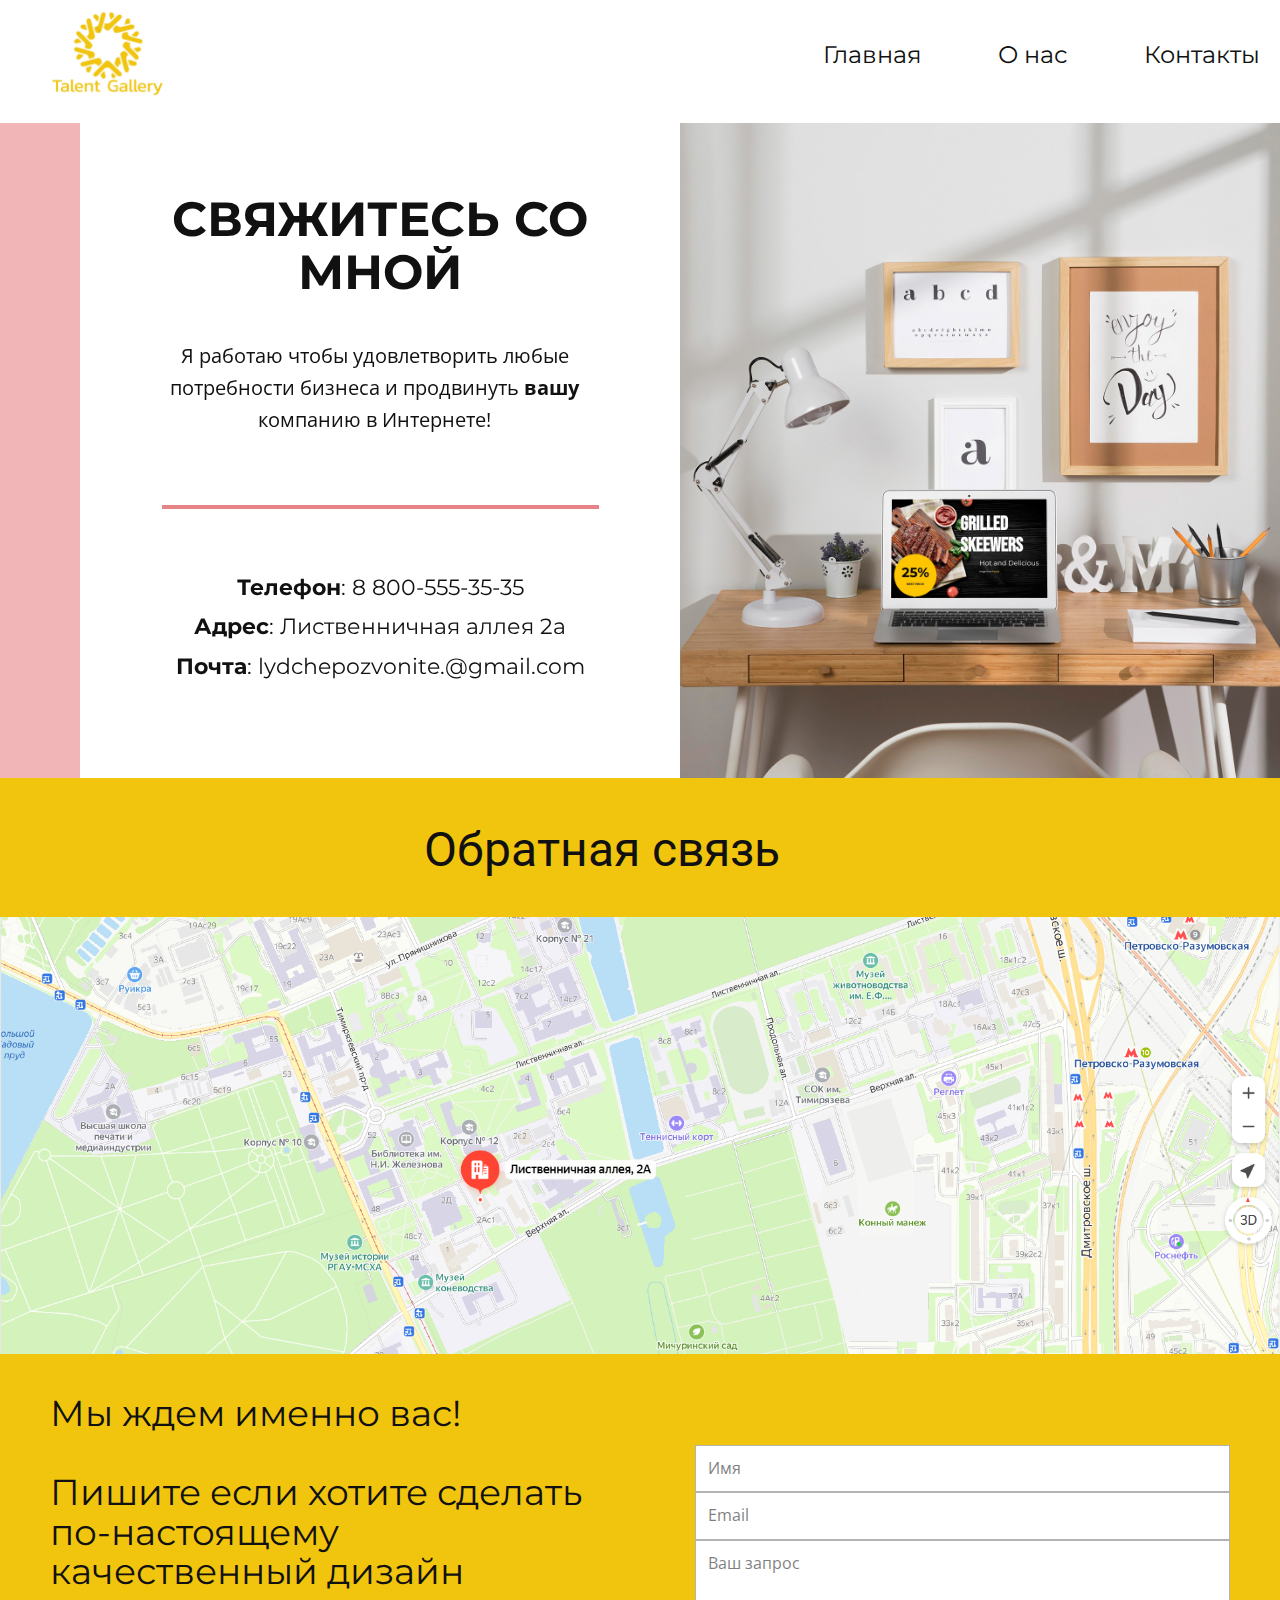
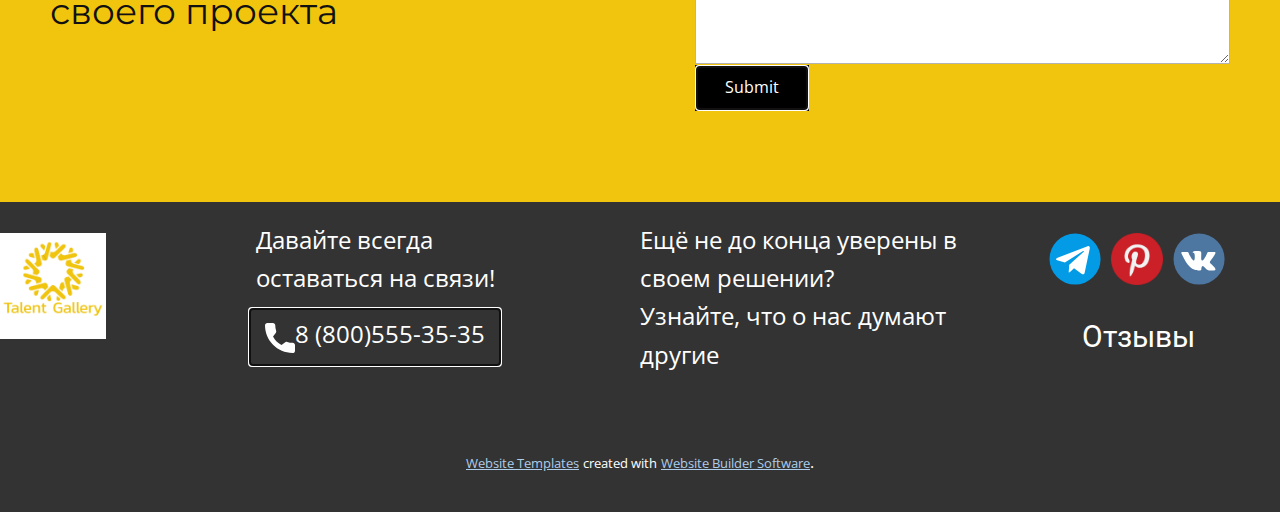
<file: Контакты.html>
<!DOCTYPE html>
<html style="font-size: 16px;" lang="ru"><head>
    <meta name="viewport" content="width=device-width, initial-scale=1.0">
    <meta charset="utf-8">
    <meta name="keywords" content="Contact Us, Business Center">
    <meta name="description" content="">
    <title>Контакты</title>
    <link rel="stylesheet" href="nicepage.css" media="screen">
<link rel="stylesheet" href="Контакты.css" media="screen">
    <script class="u-script" type="text/javascript" src="jquery.js" defer=""></script>
    <script class="u-script" type="text/javascript" src="nicepage.js" defer=""></script>
    <meta name="generator" content="Nicepage 6.2.1, nicepage.com">
    <meta name="referrer" content="origin">
    <link id="u-theme-google-font" rel="stylesheet" href="https://fonts.googleapis.com/css?family=Roboto:100,100i,300,300i,400,400i,500,500i,700,700i,900,900i|Open+Sans:300,300i,400,400i,500,500i,600,600i,700,700i,800,800i">
    <link id="u-page-google-font" rel="stylesheet" href="https://fonts.googleapis.com/css?family=Montserrat:100,100i,200,200i,300,300i,400,400i,500,500i,600,600i,700,700i,800,800i,900,900i">
    
    
    
    
    <script type="application/ld+json">{
		"@context": "http://schema.org",
		"@type": "Organization",
		"name": "",
		"logo": "images/UntitledDesign1.jpeg",
		"sameAs": [
				"https://nicepage.com/html-website-builder"
		]
}</script>
    <meta name="theme-color" content="#478ac9">
    <meta property="og:title" content="Контакты">
    <meta property="og:type" content="website">
  <meta data-intl-tel-input-cdn-path="intlTelInput/"></head>
  <body data-path-to-root="./" data-include-products="false" class="u-body u-xl-mode" data-lang="ru"><header class="u-clearfix u-header u-header" id="sec-ad3d"><div class="u-clearfix u-sheet u-valign-middle-lg u-valign-middle-md u-valign-middle-sm u-valign-middle-xl u-sheet-1">
        <nav class="u-menu u-menu-one-level u-offcanvas u-menu-1">
          <div class="menu-collapse u-custom-font u-font-montserrat" style="font-size: 1.5rem; letter-spacing: 0px;">
            <a class="u-button-style u-custom-left-right-menu-spacing u-custom-padding-bottom u-custom-top-bottom-menu-spacing u-nav-link u-text-active-palette-1-base u-text-hover-palette-2-base" href="#" style="padding: 7px 4px; font-size: calc(1em + 14px);">
              <svg class="u-svg-link" viewBox="0 0 24 24"><use xmlns:xlink="http://www.w3.org/1999/xlink" xlink:href="#menu-hamburger"></use></svg>
              <svg class="u-svg-content" version="1.1" id="menu-hamburger" viewBox="0 0 16 16" x="0px" y="0px" xmlns:xlink="http://www.w3.org/1999/xlink" xmlns="http://www.w3.org/2000/svg"><g><rect y="1" width="16" height="2"></rect><rect y="7" width="16" height="2"></rect><rect y="13" width="16" height="2"></rect>
</g></svg>
            </a>
          </div>
          <div class="u-custom-menu u-nav-container">
            <ul class="u-custom-font u-font-montserrat u-nav u-unstyled u-nav-1"><li class="u-nav-item"><a class="u-button-style u-nav-link u-text-active-palette-1-base u-text-hover-palette-2-base" href="Главная.html" style="padding: 20px 38px;">Главная</a>
</li><li class="u-nav-item"><a class="u-button-style u-nav-link u-text-active-palette-1-base u-text-hover-palette-2-base" href="#" style="padding: 20px 38px;">О нас</a>
</li><li class="u-nav-item"><a class="u-button-style u-nav-link u-text-active-palette-1-base u-text-hover-palette-2-base" href="Контакты.html" style="padding: 20px 38px;">Контакты</a>
</li></ul>
          </div>
          <div class="u-custom-menu u-nav-container-collapse">
            <div class="u-black u-container-style u-inner-container-layout u-opacity u-opacity-95 u-sidenav">
              <div class="u-inner-container-layout u-sidenav-overflow">
                <div class="u-menu-close"></div>
                <ul class="u-align-center u-nav u-popupmenu-items u-unstyled u-nav-2"><li class="u-nav-item"><a class="u-button-style u-nav-link" href="Главная.html">Главная</a>
</li><li class="u-nav-item"><a class="u-button-style u-nav-link" href="#">О нас</a>
</li><li class="u-nav-item"><a class="u-button-style u-nav-link" href="Контакты.html">Контакты</a>
</li></ul>
              </div>
            </div>
            <div class="u-black u-menu-overlay u-opacity u-opacity-70"></div>
          </div>
        </nav>
        <a href="#" class="u-image u-logo u-image-1" data-image-width="3072" data-image-height="3072" title="О нас" rel="nofollow">
          <img src="images/UntitledDesign1.jpeg" class="u-logo-image u-logo-image-1">
        </a>
      </div></header>
    <section class="u-clearfix u-palette-2-light-2 u-section-1" id="sec-eeb9">
      <div class="u-clearfix u-sheet u-sheet-1">
        <div class="custom-expanded data-layout-selected u-clearfix u-gutter-0 u-layout-wrap u-layout-wrap-1">
          <div class="u-layout" style="">
            <div class="u-layout-row" style="">
              <div class="u-align-center u-container-style u-layout-cell u-left-cell u-size-30 u-white u-layout-cell-1" src="" data-animation-name="customAnimationIn" data-animation-duration="1500" data-animation-delay="0">
                <div class="u-container-layout u-container-layout-1">
                  <h2 class="u-custom-font u-font-montserrat u-text u-text-1">Свяжитесь со мной</h2>
                  <p class="u-align-center u-text u-text-2"> Я работаю чтобы удовлетворить любые потребности бизнеса и продвинуть <span style="font-weight: 700;">вашу</span> компанию в Интернете!
                  </p>
                  <div class="u-border-4 u-border-palette-2-light-1 u-line u-line-horizontal u-line-1"></div>
                  <h5 class="u-align-center u-custom-font u-font-montserrat u-text u-text-3"><b>Телефон</b>: 8 800-555-35-35<br><b>Адрес</b>: Лиственничная аллея 2а<br><b>Почта</b>: lydchepozvonite.@gmail.com
                  </h5>
                </div>
              </div>
              <div class="u-align-center u-container-style u-image u-layout-cell u-right-cell u-size-30 u-size-xs-60 u-image-1" src="" data-image-width="1500" data-image-height="1500">
                <div class="u-container-layout u-valign-middle u-container-layout-2" src=""></div>
              </div>
            </div>
          </div>
        </div>
      </div>
    </section>
    <section class="u-align-center-lg u-align-center-md u-align-center-xl u-align-left-sm u-align-left-xs u-clearfix u-palette-3-base u-section-2" id="sec-fc0e">
      <div class="u-clearfix u-sheet u-sheet-1">
        <h2 class="u-align-center-xs u-text u-text-default-lg u-text-default-md u-text-default-sm u-text-default-xl u-text-1">Обратная связь</h2>
        <div class="data-layout-selected u-clearfix u-expanded-width u-gutter-10 u-layout-wrap u-layout-wrap-1">
          <div class="u-layout">
            <div class="u-layout-col">
              <div class="u-size-30">
                <div class="u-layout-col">
                  <div class="u-container-style u-image u-layout-cell u-left-cell u-right-cell u-size-60 u-image-1" data-image-width="1920" data-image-height="653">
                    <div class="u-container-layout u-container-layout-1"></div>
                  </div>
                </div>
              </div>
              <div class="u-size-30">
                <div class="u-layout-row">
                  <div class="u-align-center-xs u-align-left-lg u-align-left-md u-align-left-sm u-align-left-xl u-container-style u-layout-cell u-left-cell u-size-30 u-layout-cell-2">
                    <div class="u-container-layout u-container-layout-2">
                      <h2 class="u-custom-font u-font-montserrat u-text u-text-default u-text-2">Мы ждем именно вас!<br>
                        <br>Пишите если хотите сделать по-настоящему качественный дизайн своего проекта
                      </h2>
                    </div>
                  </div>
                  <div class="u-align-left u-container-style u-layout-cell u-right-cell u-size-30 u-layout-cell-3">
                    <div class="u-container-layout u-valign-bottom u-container-layout-3">
                      <div class="u-expanded-width u-form u-form-1">
                        <form action="https://forms.nicepagesrv.com/v2/form/process" class="u-clearfix u-form-spacing-10 u-form-vertical u-inner-form" style="padding: 10px;" source="email" name="form-3">
                          <div class="u-form-group u-form-name u-label-none">
                            <label for="name-5485" class="u-label">Name</label>
                            <input type="text" placeholder="Имя" id="name-5485" name="name" class="u-input u-input-rectangle" required="">
                          </div>
                          <div class="u-form-email u-form-group u-label-none">
                            <label for="email-5485" class="u-label">Email</label>
                            <input type="email" placeholder="Email" id="email-5485" name="email" class="u-input u-input-rectangle" required="">
                          </div>
                          <div class="u-form-group u-form-message u-label-none">
                            <label for="message-5485" class="u-label">Address</label>
                            <textarea placeholder="Ваш запрос" rows="4" cols="50" id="message-5485" name="message" class="u-input u-input-rectangle" required=""></textarea>
                          </div>
                          <div class="u-form-group u-form-submit">
                            <a href="#" class="u-active-palette-5-base u-black u-border-none u-btn u-btn-submit u-button-style u-btn-1">Submit</a>
                            <input type="submit" value="submit" class="u-form-control-hidden">
                          </div>
                          <div class="u-form-send-message u-form-send-success">Thank you! Your message has been sent.</div>
                          <div class="u-form-send-error u-form-send-message">Unable to send your message. Please fix errors then try again.</div>
                          <input type="hidden" value="" name="recaptchaResponse">
                          <input type="hidden" name="formServices" value="64cfcb41-3e36-cbea-d1df-818b2a81ae5c">
                        </form>
                      </div>
                    </div>
                  </div>
                </div>
              </div>
            </div>
          </div>
        </div>
      </div>
    </section>
    
    
    
    <footer class="u-clearfix u-footer u-grey-80" id="sec-d235"><div class="u-clearfix u-sheet u-sheet-1">
        <img class="u-image u-image-contain u-image-default u-preserve-proportions u-image-1" src="images/UntitledDesign1.jpeg" alt="" data-image-width="3072" data-image-height="3072">
        <p class="u-text u-text-1">
          <span style="font-size: 1.5rem;"> Давайте всегда оставаться на связи!</span>
        </p>
        <p class="u-hidden-xs u-text u-text-2">
          <span style="font-size: 1.5rem;"> Ещё не до конца уверены в своем решении?</span>
          <br>
          <span style="font-size: 1.5rem;"> Узнайте, что о нас думают другие</span>
          <br>
        </p>
        <a href="tel:88005553535" class="u-active-none u-btn u-btn-rectangle u-button-style u-hover-none u-none u-btn-1"><span class="u-icon u-icon-1"><svg class="u-svg-content" viewBox="0 0 405.333 405.333" x="0px" y="0px" style="width: 1em; height: 1em;"><path d="M373.333,266.88c-25.003,0-49.493-3.904-72.704-11.563c-11.328-3.904-24.192-0.896-31.637,6.699l-46.016,34.752    c-52.8-28.181-86.592-61.952-114.389-114.368l33.813-44.928c8.512-8.512,11.563-20.971,7.915-32.64    C142.592,81.472,138.667,56.96,138.667,32c0-17.643-14.357-32-32-32H32C14.357,0,0,14.357,0,32    c0,205.845,167.488,373.333,373.333,373.333c17.643,0,32-14.357,32-32V298.88C405.333,281.237,390.976,266.88,373.333,266.88z"></path></svg></span>8 (800)555-35-35
        </a>
        <div class="u-align-left u-social-icons u-spacing-10 u-social-icons-1">
          <a class="u-social-url" target="_blank" data-type="Telegram" title="Telegram" href=""><span class="u-icon u-social-icon u-social-telegram u-icon-2"><svg class="u-svg-link" preserveAspectRatio="xMidYMin slice" viewBox="0 0 112 112" style=""><use xmlns:xlink="http://www.w3.org/1999/xlink" xlink:href="#svg-22f6"></use></svg><svg class="u-svg-content" viewBox="0 0 112 112" x="0" y="0" id="svg-22f6"><circle fill="currentColor" cx="56.1" cy="56.1" r="55"></circle><path fill="#FFFFFF" d="M18.4,53.2l64.7-24.9c3-1.1,5.6,0.7,4.7,5.3l0,0l-11,51.8c-0.8,3.7-3,4.6-6.1,2.8L53.9,75.8l-8.1,7.8
	c-0.9,0.9-1.7,1.6-3.4,1.6l1.2-17l31.1-28c1.4-1.2-0.3-1.9-2.1-0.7L34.2,63.7l-16.6-5.2C14,57.4,14,54.9,18.4,53.2L18.4,53.2z"></path></svg></span>
          </a>
          <a class="u-social-url" target="_blank" data-type="Pinterest" title="Pinterest" href="https://nicepage.com/html-website-builder"><span class="u-file-icon u-icon u-social-icon u-social-pinterest u-icon-3"><img src="images/145808.png" alt=""></span>
          </a>
          <a class="u-social-url" target="_blank" data-type="VK" title="VK" href=""><span class="u-icon u-social-icon u-social-vk u-icon-4"><svg class="u-svg-link" preserveAspectRatio="xMidYMin slice" viewBox="0 0 112 112" style=""><use xmlns:xlink="http://www.w3.org/1999/xlink" xlink:href="#svg-4958"></use></svg><svg class="u-svg-content" viewBox="0 0 112 112" x="0" y="0" id="svg-4958"><circle fill="currentColor" class="st0" cx="56.1" cy="56.1" r="55"></circle><path fill="#FFFFFF" d="M88.2,80.7l-9.8,0.1c0,0-2.1,0.4-4.9-1.5c-3.7-2.5-7.2-9.1-9.9-8.2C60.9,72,61,77.9,61,77.9s0,1.3-0.6,1.9
      c-0.7,0.7-2,0.9-2,0.9H54c0,0-9.7,0.6-18.3-8.3c-9.3-9.7-17.6-29-17.6-29s-0.5-1.3,0-1.9c0.6-0.7,2.2-0.7,2.2-0.7l10.5-0.1
      c0,0,1,0.2,1.7,0.7c0.6,0.4,0.9,1.2,0.9,1.2s1.7,4.3,4,8.2c4.4,7.6,6.4,9.3,7.9,8.4c2.2-1.2,1.5-10.7,1.5-10.7s0-3.5-1.1-5
      c-0.9-1.2-2.5-1.5-3.3-1.6c-0.6-0.1,0.4-1.5,1.6-2.1c1.9-0.9,5.2-1,9.2-0.9c3.1,0,4,0.2,5.2,0.5c3.6,0.9,2.4,4.3,2.4,12.4
      c0,2.6-0.5,6.3,1.4,7.5c0.8,0.5,2.8,0.1,7.7-8.3c2.3-4,4.1-8.6,4.1-8.6s0.4-0.8,1-1.2s1.4-0.3,1.4-0.3l11.1-0.1c0,0,3.3-0.4,3.9,1.1
      c0.6,1.6-1.2,5.3-5.8,11.3c-7.4,9.9-8.3,9-2.1,14.7c5.9,5.5,7.1,8.1,7.3,8.5C93.4,80.4,88.2,80.7,88.2,80.7z"></path></svg></span>
          </a>
        </div>
        <nav class="u-menu u-menu-one-level u-offcanvas u-menu-1">
          <div class="menu-collapse" style="font-size: 1.875rem;">
            <a class="u-button-style u-nav-link" href="#">
              <svg class="u-svg-link" viewBox="0 0 24 24"><use xmlns:xlink="http://www.w3.org/1999/xlink" xlink:href="#menu-hamburger"></use></svg>
              <svg class="u-svg-content" version="1.1" id="menu-hamburger" viewBox="0 0 16 16" x="0px" y="0px" xmlns:xlink="http://www.w3.org/1999/xlink" xmlns="http://www.w3.org/2000/svg"><g><rect y="1" width="16" height="2"></rect><rect y="7" width="16" height="2"></rect><rect y="13" width="16" height="2"></rect>
</g></svg>
            </a>
          </div>
          <div class="u-custom-menu u-nav-container">
            <ul class="u-custom-font u-heading-font u-nav u-unstyled u-nav-1"><li class="u-nav-item"><a class="u-button-style u-nav-link" href="Отзывы.html" style="padding: 10px 41px 10px 42px;">Отзывы</a>
</li></ul>
          </div>
          <div class="u-custom-menu u-nav-container-collapse">
            <div class="u-black u-container-style u-inner-container-layout u-opacity u-opacity-95 u-sidenav">
              <div class="u-inner-container-layout u-sidenav-overflow">
                <div class="u-menu-close"></div>
                <ul class="u-align-center u-nav u-popupmenu-items u-unstyled u-nav-2"><li class="u-nav-item"><a class="u-button-style u-nav-link" href="Отзывы.html">Отзывы</a>
</li></ul>
              </div>
            </div>
            <div class="u-black u-menu-overlay u-opacity u-opacity-70"></div>
          </div>
        </nav>
      </div></footer>
    <section class="u-backlink u-clearfix u-grey-80">
      <a class="u-link" href="https://nicepage.com/website-templates" target="_blank">
        <span>Website Templates</span>
      </a>
      <p class="u-text">
        <span>created with</span>
      </p>
      <a class="u-link" href="" target="_blank">
        <span>Website Builder Software</span>
      </a>. 
    </section>
  
</body></html>
</file>
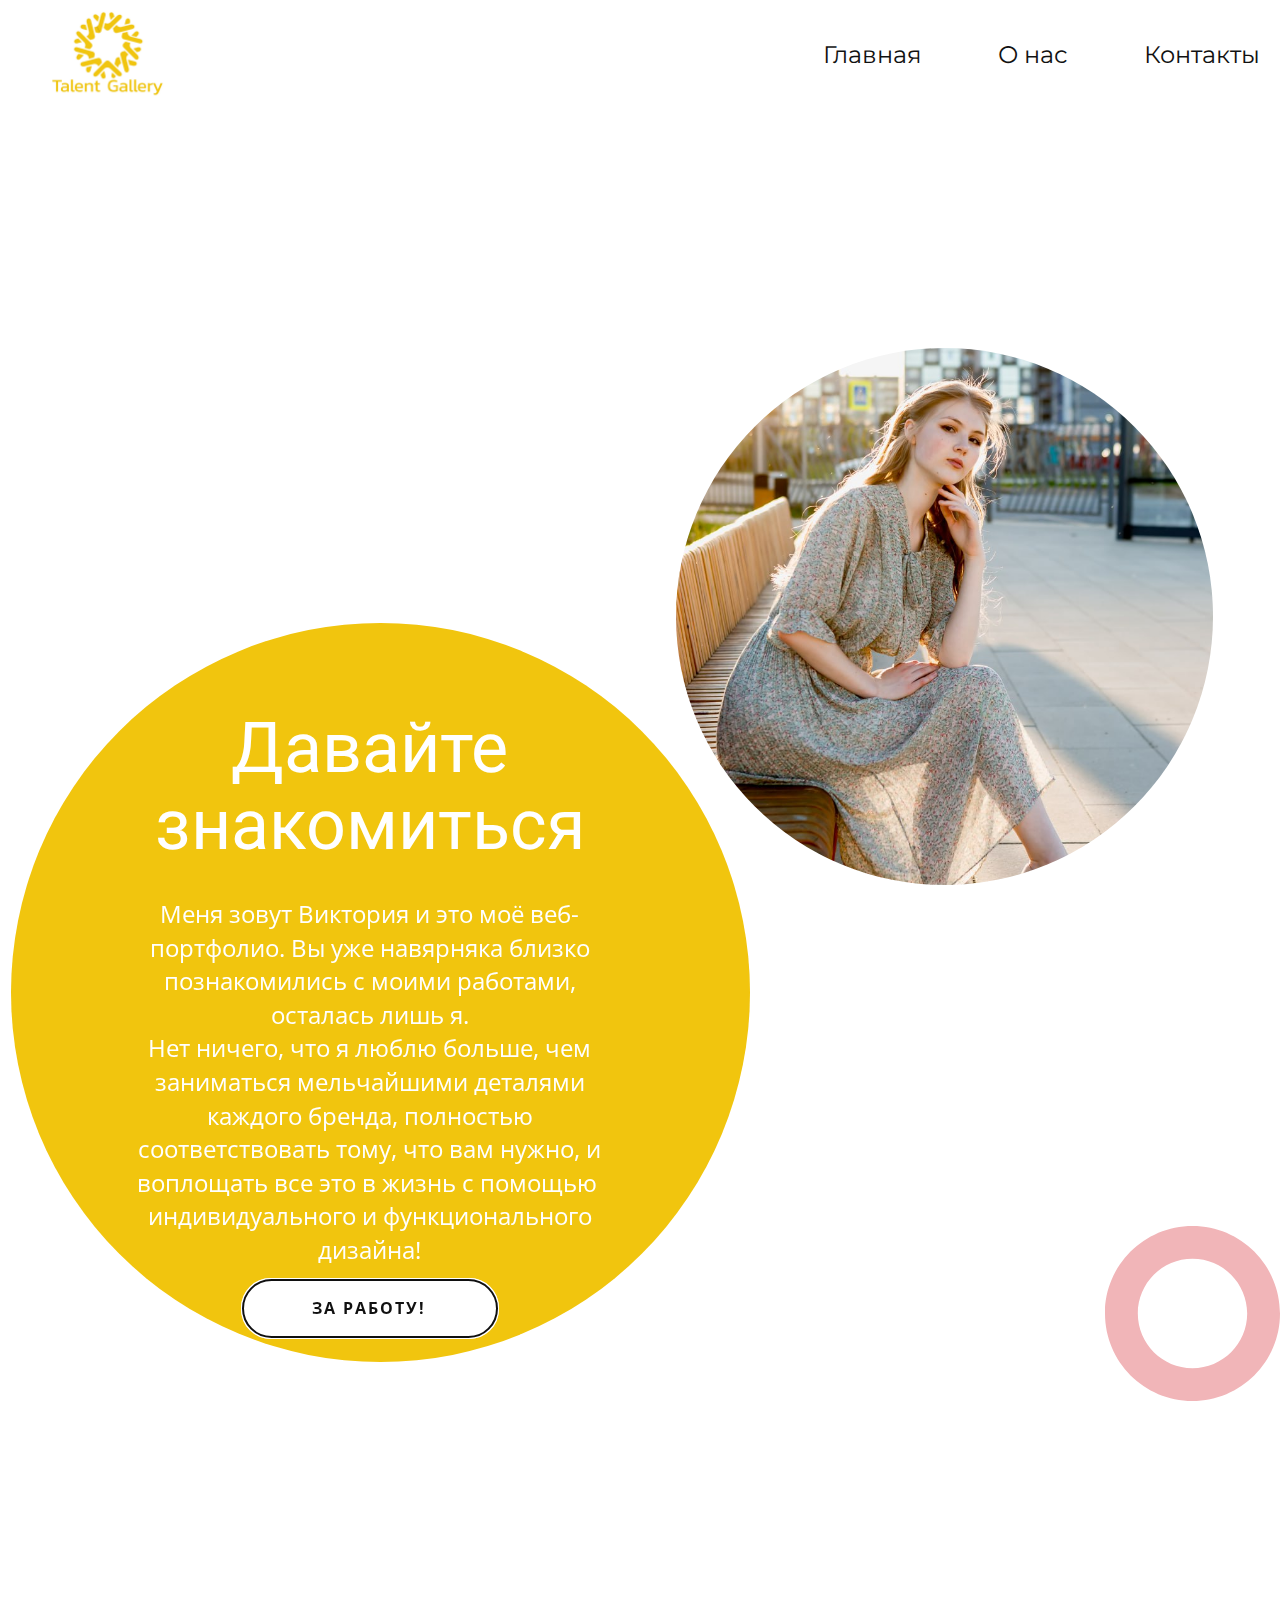
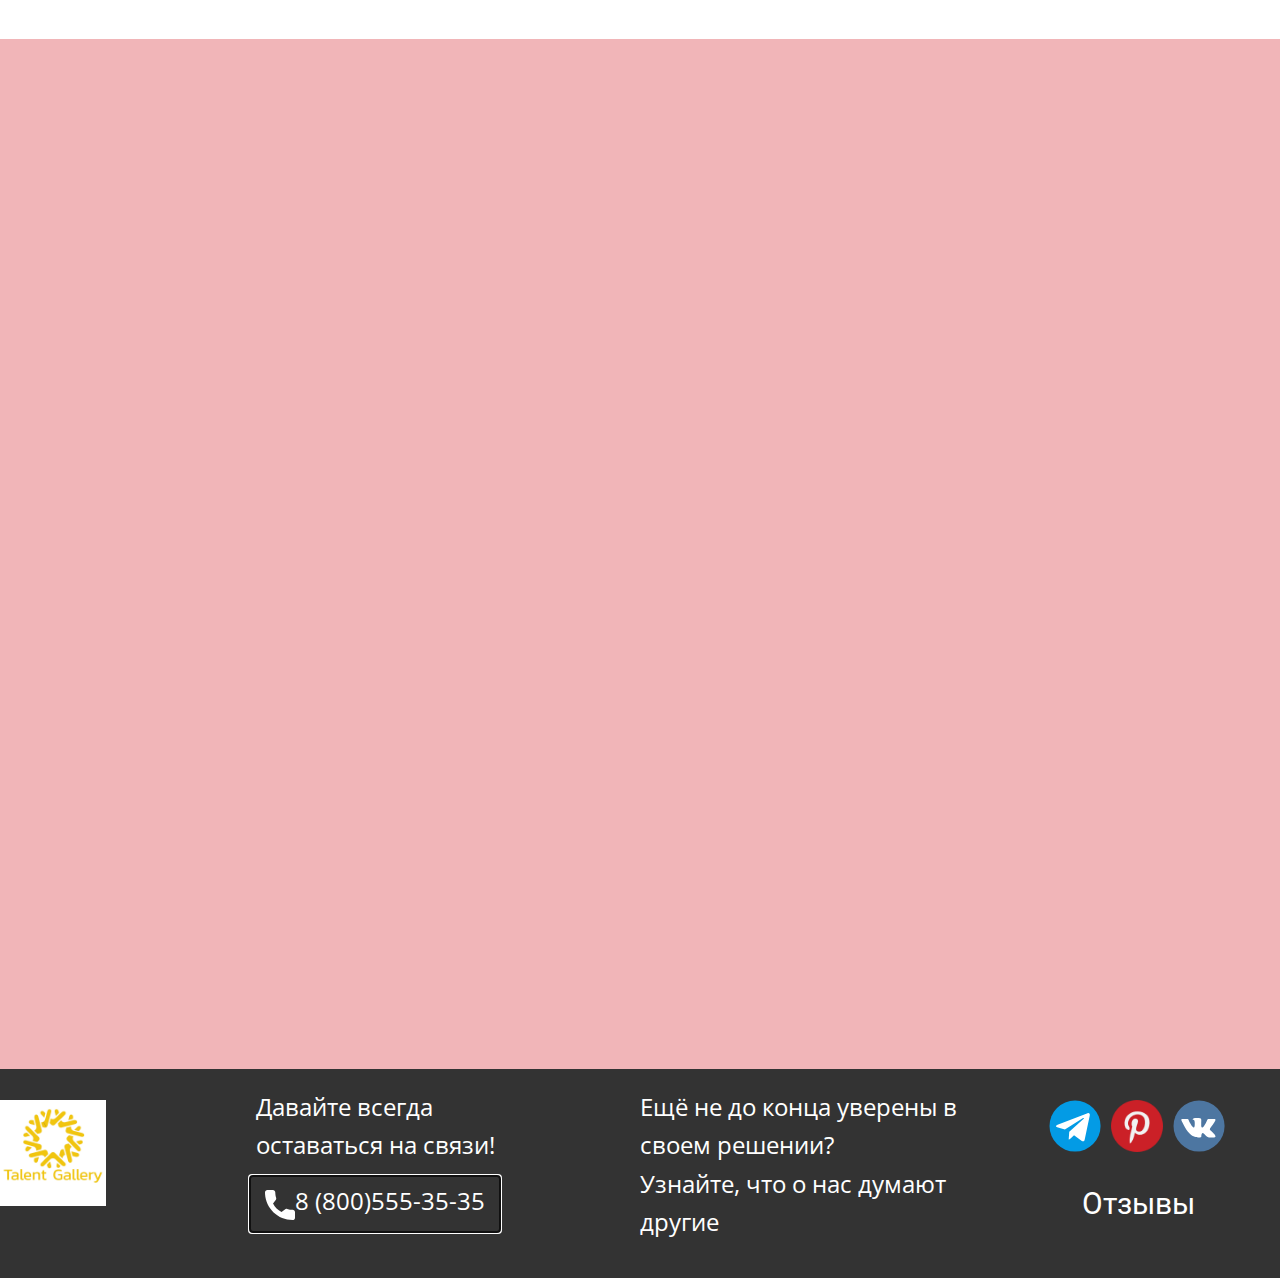
<file: О-нас.html>
<!DOCTYPE html>
<html style="font-size: 16px;" lang="ru"><head>
    <meta name="viewport" content="width=device-width, initial-scale=1.0">
    <meta charset="utf-8">
    <meta name="keywords" content="About NYC Running Club, ​Running and jogging, ​Our Venues for Running, ​Looking to run with a club?, Contact Us, ​Join Our Newsletter">
    <meta name="description" content="">
    <title>О нас</title>
    <link rel="stylesheet" href="nicepage.css" media="screen">
<link rel="stylesheet" href="О-нас.css" media="screen">
    <script class="u-script" type="text/javascript" src="jquery.js" defer=""></script>
    <script class="u-script" type="text/javascript" src="nicepage.js" defer=""></script>
    <meta name="generator" content="Nicepage 6.2.1, nicepage.com">
    <link id="u-theme-google-font" rel="stylesheet" href="https://fonts.googleapis.com/css?family=Roboto:100,100i,300,300i,400,400i,500,500i,700,700i,900,900i|Open+Sans:300,300i,400,400i,500,500i,600,600i,700,700i,800,800i">
    <link id="u-page-google-font" rel="stylesheet" href="https://fonts.googleapis.com/css?family=Open+Sans:300,300i,400,400i,500,500i,600,600i,700,700i,800,800i|Montserrat:100,100i,200,200i,300,300i,400,400i,500,500i,600,600i,700,700i,800,800i,900,900i">
    
    
    

    <meta name="theme-color" content="#478ac9">
    <meta property="og:title" content="О нас">
    <meta property="og:type" content="website">
  <meta data-intl-tel-input-cdn-path="intlTelInput/"></head>
  <body data-path-to-root="./" data-include-products="false" class="u-body u-xl-mode" data-lang="ru"><header class="u-clearfix u-header u-header" id="sec-ad3d"><div class="u-clearfix u-sheet u-valign-middle-lg u-valign-middle-md u-valign-middle-sm u-valign-middle-xl u-sheet-1">
        <nav class="u-menu u-menu-one-level u-offcanvas u-menu-1">
          <div class="menu-collapse u-custom-font u-font-montserrat" style="font-size: 1.5rem; letter-spacing: 0px;">
            <a class="u-button-style u-custom-left-right-menu-spacing u-custom-padding-bottom u-custom-top-bottom-menu-spacing u-nav-link u-text-active-palette-1-base u-text-hover-palette-2-base" href="#" style="padding: 7px 4px; font-size: calc(1em + 14px);">
              <svg class="u-svg-link" viewBox="0 0 24 24"><use xmlns:xlink="http://www.w3.org/1999/xlink" xlink:href="#menu-hamburger"></use></svg>
              <svg class="u-svg-content" version="1.1" id="menu-hamburger" viewBox="0 0 16 16" x="0px" y="0px" xmlns:xlink="http://www.w3.org/1999/xlink" xmlns="http://www.w3.org/2000/svg"><g><rect y="1" width="16" height="2"></rect><rect y="7" width="16" height="2"></rect><rect y="13" width="16" height="2"></rect>
</g></svg>
            </a>
          </div>
          <div class="u-custom-menu u-nav-container">
            <ul class="u-custom-font u-font-montserrat u-nav u-unstyled u-nav-1"><li class="u-nav-item"><a class="u-button-style u-nav-link u-text-active-palette-1-base u-text-hover-palette-2-base" href="Главная.html" style="padding: 20px 38px;">Главная</a>
</li><li class="u-nav-item"><a class="u-button-style u-nav-link u-text-active-palette-1-base u-text-hover-palette-2-base" href="#" style="padding: 20px 38px;">О нас</a>
</li><li class="u-nav-item"><a class="u-button-style u-nav-link u-text-active-palette-1-base u-text-hover-palette-2-base" href="Контакты.html" style="padding: 20px 38px;">Контакты</a>
</li></ul>
          </div>
          <div class="u-custom-menu u-nav-container-collapse">
            <div class="u-black u-container-style u-inner-container-layout u-opacity u-opacity-95 u-sidenav">
              <div class="u-inner-container-layout u-sidenav-overflow">
                <div class="u-menu-close"></div>
                <ul class="u-align-center u-nav u-popupmenu-items u-unstyled u-nav-2"><li class="u-nav-item"><a class="u-button-style u-nav-link" href="Главная.html">Главная</a>
</li><li class="u-nav-item"><a class="u-button-style u-nav-link" href="#">О нас</a>
</li><li class="u-nav-item"><a class="u-button-style u-nav-link" href="Контакты.html">Контакты</a>
</li></ul>
              </div>
            </div>
            <div class="u-black u-menu-overlay u-opacity u-opacity-70"></div>
          </div>
        </nav>
        <a href="#" class="u-image u-logo u-image-1" data-image-width="3072" data-image-height="3072" title="О нас" rel="nofollow">
          <img src="images/UntitledDesign1.jpeg" class="u-logo-image u-logo-image-1">
        </a>
      </div></header> 
    <section class="u-align-center u-clearfix u-white u-section-1" id="carousel_6a5a">
      <div class="u-clearfix u-sheet u-valign-middle-sm u-sheet-1">
        <div class="u-black u-preserve-proportions u-shape u-shape-circle u-shape-1" data-animation-name="customAnimationIn" data-animation-duration="1500" data-animation-delay="1000"></div>
        <div class="u-expanded-width-sm u-palette-3-base u-shape u-shape-circle u-shape-2" data-animation-name="customAnimationIn" data-animation-duration="1500" data-animation-delay="500"></div>
        <div class="u-align-center u-container-style u-expanded-width-xs u-group u-shape-rectangle u-group-1" data-animation-name="customAnimationIn" data-animation-duration="1500" data-animation-delay="500">
          <div class="u-container-layout u-container-layout-1">
            <h1 class="u-align-center-lg u-align-center-md u-align-center-sm u-align-center-xl u-text u-text-body-alt-color u-text-1">Давайте знакомиться</h1>
            <h2 class="u-align-center-lg u-align-center-md u-align-center-sm u-align-center-xl u-custom-font u-font-open-sans u-text u-text-body-alt-color u-text-2">Меня зовут Виктория и это моё веб-портфолио. Вы уже навярняка близко познакомились с моими работами,<br>осталась лишь я.<br>Нет ничего, что я люблю больше, чем заниматься мельчайшими деталями каждого бренда, полностью соответствовать тому, что вам нужно, и воплощать все это в жизнь с помощью&nbsp; индивидуального и функционального дизайна!
            </h2>
            <a href="Контакты.html" class="u-active-palette-3-light-3 u-align-center u-border-none u-btn u-btn-round u-button-style u-hover-palette-3-light-3 u-radius-50 u-text-active-palette-3-base u-text-body-color u-text-hover-palette-3-base u-white u-btn-1">За работу!</a>
          </div>
        </div>
        <div class="u-shape u-shape-svg u-text-palette-2-light-2 u-shape-3" data-animation-name="customAnimationIn" data-animation-duration="1250" data-animation-delay="500">
          <svg class="u-svg-link" preserveAspectRatio="none" viewBox="0 0 160 160" style=""><use xmlns:xlink="http://www.w3.org/1999/xlink" xlink:href="#svg-2818"></use></svg>
          <svg xmlns="http://www.w3.org/2000/svg" xmlns:xlink="http://www.w3.org/1999/xlink" version="1.1" xml:space="preserve" class="u-svg-content" viewBox="0 0 160 160" x="0px" y="0px" id="svg-2818" style="enable-background:new 0 0 160 160;"><path d="M80,30c27.6,0,50,22.4,50,50s-22.4,50-50,50s-50-22.4-50-50S52.4,30,80,30 M80,0C35.8,0,0,35.8,0,80s35.8,80,80,80
	s80-35.8,80-80S124.2,0,80,0L80,0z"></path></svg>
        </div>
        <div class="u-image u-image-circle u-image-1" alt="" data-image-width="853" data-image-height="1280"></div>
      </div>
    </section>
    <section class="u-align-center u-clearfix u-palette-2-light-2 u-section-2" id="sec-9a44">
      <div class="u-clearfix u-sheet u-sheet-1">
        <h2 class="u-text u-text-black u-text-default u-text-1" data-animation-name="customAnimationIn" data-animation-duration="1500" data-animation-delay="0">Инстр​ументы которыми я пользуюсь</h2>
        <div class="data-layout-selected u-clearfix u-expanded-width u-gutter-0 u-layout-wrap u-layout-wrap-1">
          <div class="u-gutter-0 u-layout">
            <div class="u-layout-col">
              <div class="u-size-30">
                <div class="u-layout-row">
                  <div class="u-align-center u-container-style u-layout-cell u-size-15 u-layout-cell-1">
                    <div class="u-container-layout u-valign-middle-lg u-valign-middle-sm u-valign-middle-xl u-valign-middle-xs u-container-layout-1">
                      <img class="u-expanded-width-xs u-image u-image-round u-radius u-image-1" data-image-width="920" data-image-height="971" data-animation-name="customAnimationIn" data-animation-duration="1750" src="images/116-1162315_adobe-photoshop-adobe-photoshop-logo-gif.jpg">
                    </div>
                  </div>
                  <div class="u-align-center u-container-style u-layout-cell u-size-15 u-layout-cell-2" data-animation-name="customAnimationIn" data-animation-duration="1500" data-animation-delay="500" data-animation-direction="">
                    <div class="u-container-layout u-container-layout-2">
                      <h4 class="u-text u-text-black u-text-2">Adobe Photoshop</h4>
                      <p class="u-text u-text-3">Это базовое приложение, которое предназначено как для обработки изображений, так и для создания дизайна в целом.</p>
                    </div>
                  </div>
                  <div class="u-align-center-lg u-align-center-md u-align-center-sm u-align-center-xl u-container-style u-layout-cell u-size-15 u-layout-cell-3">
                    <div class="u-container-layout u-valign-middle-lg u-valign-middle-md u-valign-middle-sm u-container-layout-3">
                      <img class="u-expanded-width-lg u-expanded-width-md u-expanded-width-sm u-expanded-width-xs u-image u-image-round u-radius u-image-2" data-image-width="111" data-image-height="100" data-animation-name="customAnimationIn" data-animation-duration="1750" src="images/sketch.png">
                    </div>
                  </div>
                  <div class="u-align-center u-container-style u-layout-cell u-size-15 u-layout-cell-4" data-animation-name="customAnimationIn" data-animation-duration="1500" data-animation-delay="500" data-animation-direction="">
                    <div class="u-container-layout u-container-layout-4">
                      <h4 class="u-text u-text-4"> Photoshop/Sketch</h4>
                      <p class="u-text u-text-5">Графические редакторы.</p>
                    </div>
                  </div>
                </div>
              </div>
              <div class="u-size-30">
                <div class="u-layout-row">
                  <div class="u-align-center u-container-style u-layout-cell u-size-15 u-layout-cell-5" data-animation-name="customAnimationIn" data-animation-duration="1500" data-animation-delay="500">
                    <div class="u-container-layout u-container-layout-5">
                      <h4 class="u-text u-text-6"> ‎Figma</h4>
                      <p class="u-text u-text-7">Программа, которая позволяет не только делать векторные и растровые изображения, но и так же создавать прототипы различных приложений и сайтов.</p>
                    </div>
                  </div>
                  <div class="u-align-center u-container-style u-layout-cell u-size-15 u-layout-cell-6" data-animation-name="" data-animation-duration="0" data-animation-delay="0" data-animation-direction="">
                    <div class="u-container-layout u-valign-middle-sm u-valign-middle-xl u-container-layout-6">
                      <img class="custom-expanded u-image u-image-round u-preserve-proportions u-radius u-image-3" data-image-width="474" data-image-height="474" data-animation-name="customAnimationIn" data-animation-duration="1500" data-animation-delay="750" src="images/OIP.jpg">
                    </div>
                  </div>
                  <div class="u-align-center u-container-style u-layout-cell u-size-15 u-layout-cell-7" data-animation-name="customAnimationIn" data-animation-duration="1500" data-animation-delay="500" data-animation-direction="">
                    <div class="u-container-layout u-valign-top u-container-layout-7">
                      <h4 class="u-text u-text-8"> UXPin&nbsp;</h4>
                      <p class="u-text u-text-9">Можно создавать наброски проектов и более детальные шаблоны интерфейсов на IOS</p>
                    </div>
                  </div>
                  <div class="u-align-center-lg u-align-center-md u-align-center-sm u-align-center-xl u-container-style u-layout-cell u-size-15 u-layout-cell-8">
                    <div class="u-container-layout u-valign-middle-sm u-valign-middle-xl u-container-layout-8">
                      <img class="u-expanded-width-lg u-expanded-width-md u-expanded-width-sm u-expanded-width-xs u-image u-image-round u-radius u-image-4" data-image-width="640" data-image-height="640" data-animation-name="customAnimationIn" data-animation-duration="1750" data-animation-delay="750" src="images/31894310_640x640.webp">
                    </div>
                  </div>
                </div>
              </div>
            </div>
          </div>
        </div>
      </div>
    </section>
    
    
    
    <footer class="u-clearfix u-footer u-grey-80" id="sec-d235"><div class="u-clearfix u-sheet u-sheet-1">
        <img class="u-image u-image-contain u-image-default u-preserve-proportions u-image-1" src="images/UntitledDesign1.jpeg" alt="" data-image-width="3072" data-image-height="3072">
        <p class="u-text u-text-1">
          <span style="font-size: 1.5rem;"> Давайте всегда оставаться на связи!</span>
        </p>
        <p class="u-hidden-xs u-text u-text-2">
          <span style="font-size: 1.5rem;"> Ещё не до конца уверены в своем решении?</span>
          <br>
          <span style="font-size: 1.5rem;"> Узнайте, что о нас думают другие</span>
          <br>
        </p>
        <a href="tel:88005553535" class="u-active-none u-btn u-btn-rectangle u-button-style u-hover-none u-none u-btn-1"><span class="u-icon u-icon-1"><svg class="u-svg-content" viewBox="0 0 405.333 405.333" x="0px" y="0px" style="width: 1em; height: 1em;"><path d="M373.333,266.88c-25.003,0-49.493-3.904-72.704-11.563c-11.328-3.904-24.192-0.896-31.637,6.699l-46.016,34.752    c-52.8-28.181-86.592-61.952-114.389-114.368l33.813-44.928c8.512-8.512,11.563-20.971,7.915-32.64    C142.592,81.472,138.667,56.96,138.667,32c0-17.643-14.357-32-32-32H32C14.357,0,0,14.357,0,32    c0,205.845,167.488,373.333,373.333,373.333c17.643,0,32-14.357,32-32V298.88C405.333,281.237,390.976,266.88,373.333,266.88z"></path></svg></span>8 (800)555-35-35
        </a>
        <div class="u-align-left u-social-icons u-spacing-10 u-social-icons-1">
          <a class="u-social-url" target="_blank" data-type="Telegram" title="Telegram" href=""><span class="u-icon u-social-icon u-social-telegram u-icon-2"><svg class="u-svg-link" preserveAspectRatio="xMidYMin slice" viewBox="0 0 112 112"><use xmlns:xlink="http://www.w3.org/1999/xlink" xlink:href="#svg-22f6"></use></svg><svg class="u-svg-content" viewBox="0 0 112 112" x="0" y="0" id="svg-22f6"><circle fill="currentColor" cx="56.1" cy="56.1" r="55"></circle><path fill="#FFFFFF" d="M18.4,53.2l64.7-24.9c3-1.1,5.6,0.7,4.7,5.3l0,0l-11,51.8c-0.8,3.7-3,4.6-6.1,2.8L53.9,75.8l-8.1,7.8
	c-0.9,0.9-1.7,1.6-3.4,1.6l1.2-17l31.1-28c1.4-1.2-0.3-1.9-2.1-0.7L34.2,63.7l-16.6-5.2C14,57.4,14,54.9,18.4,53.2L18.4,53.2z"></path></svg></span>
          </a>
          <a class="u-social-url" target="_blank" data-type="Pinterest" title="Pinterest" href=""><span class="u-file-icon u-icon u-social-icon u-social-pinterest u-icon-3"><img src="images/145808.png" alt=""></span>
          </a>
          <a class="u-social-url" target="_blank" data-type="VK" title="VK" href=""><span class="u-icon u-social-icon u-social-vk u-icon-4"><svg class="u-svg-link" preserveAspectRatio="xMidYMin slice" viewBox="0 0 112 112"><use xmlns:xlink="http://www.w3.org/1999/xlink" xlink:href="#svg-4958"></use></svg><svg class="u-svg-content" viewBox="0 0 112 112" x="0" y="0" id="svg-4958"><circle fill="currentColor" class="st0" cx="56.1" cy="56.1" r="55"></circle><path fill="#FFFFFF" d="M88.2,80.7l-9.8,0.1c0,0-2.1,0.4-4.9-1.5c-3.7-2.5-7.2-9.1-9.9-8.2C60.9,72,61,77.9,61,77.9s0,1.3-0.6,1.9
      c-0.7,0.7-2,0.9-2,0.9H54c0,0-9.7,0.6-18.3-8.3c-9.3-9.7-17.6-29-17.6-29s-0.5-1.3,0-1.9c0.6-0.7,2.2-0.7,2.2-0.7l10.5-0.1
      c0,0,1,0.2,1.7,0.7c0.6,0.4,0.9,1.2,0.9,1.2s1.7,4.3,4,8.2c4.4,7.6,6.4,9.3,7.9,8.4c2.2-1.2,1.5-10.7,1.5-10.7s0-3.5-1.1-5
      c-0.9-1.2-2.5-1.5-3.3-1.6c-0.6-0.1,0.4-1.5,1.6-2.1c1.9-0.9,5.2-1,9.2-0.9c3.1,0,4,0.2,5.2,0.5c3.6,0.9,2.4,4.3,2.4,12.4
      c0,2.6-0.5,6.3,1.4,7.5c0.8,0.5,2.8,0.1,7.7-8.3c2.3-4,4.1-8.6,4.1-8.6s0.4-0.8,1-1.2s1.4-0.3,1.4-0.3l11.1-0.1c0,0,3.3-0.4,3.9,1.1
      c0.6,1.6-1.2,5.3-5.8,11.3c-7.4,9.9-8.3,9-2.1,14.7c5.9,5.5,7.1,8.1,7.3,8.5C93.4,80.4,88.2,80.7,88.2,80.7z"></path></svg></span>
          </a>
        </div>
        <nav class="u-menu u-menu-one-level u-offcanvas u-menu-1">
          <div class="menu-collapse" style="font-size: 1.875rem;">
            <a class="u-button-style u-nav-link" href="#">
              <svg class="u-svg-link" viewBox="0 0 24 24"><use xmlns:xlink="http://www.w3.org/1999/xlink" xlink:href="#menu-hamburger"></use></svg>
              <svg class="u-svg-content" version="1.1" id="menu-hamburger" viewBox="0 0 16 16" x="0px" y="0px" xmlns:xlink="http://www.w3.org/1999/xlink" xmlns="http://www.w3.org/2000/svg"><g><rect y="1" width="16" height="2"></rect><rect y="7" width="16" height="2"></rect><rect y="13" width="16" height="2"></rect>
</g></svg>
            </a>
          </div>
          <div class="u-custom-menu u-nav-container">
            <ul class="u-custom-font u-heading-font u-nav u-unstyled u-nav-1"><li class="u-nav-item"><a class="u-button-style u-nav-link" href="Отзывы.html" style="padding: 10px 41px 10px 42px;">Отзывы</a>
</li></ul>
          </div>
          <div class="u-custom-menu u-nav-container-collapse">
            <div class="u-black u-container-style u-inner-container-layout u-opacity u-opacity-95 u-sidenav">
              <div class="u-inner-container-layout u-sidenav-overflow">
                <div class="u-menu-close"></div>
                <ul class="u-align-center u-nav u-popupmenu-items u-unstyled u-nav-2"><li class="u-nav-item"><a class="u-button-style u-nav-link" href="Отзывы.html">Отзывы</a>
</li></ul>
              </div>
            </div>
            <div class="u-black u-menu-overlay u-opacity u-opacity-70"></div>
          </div>
        </nav>
      </div></footer>
   
  
</body></html>
</file>
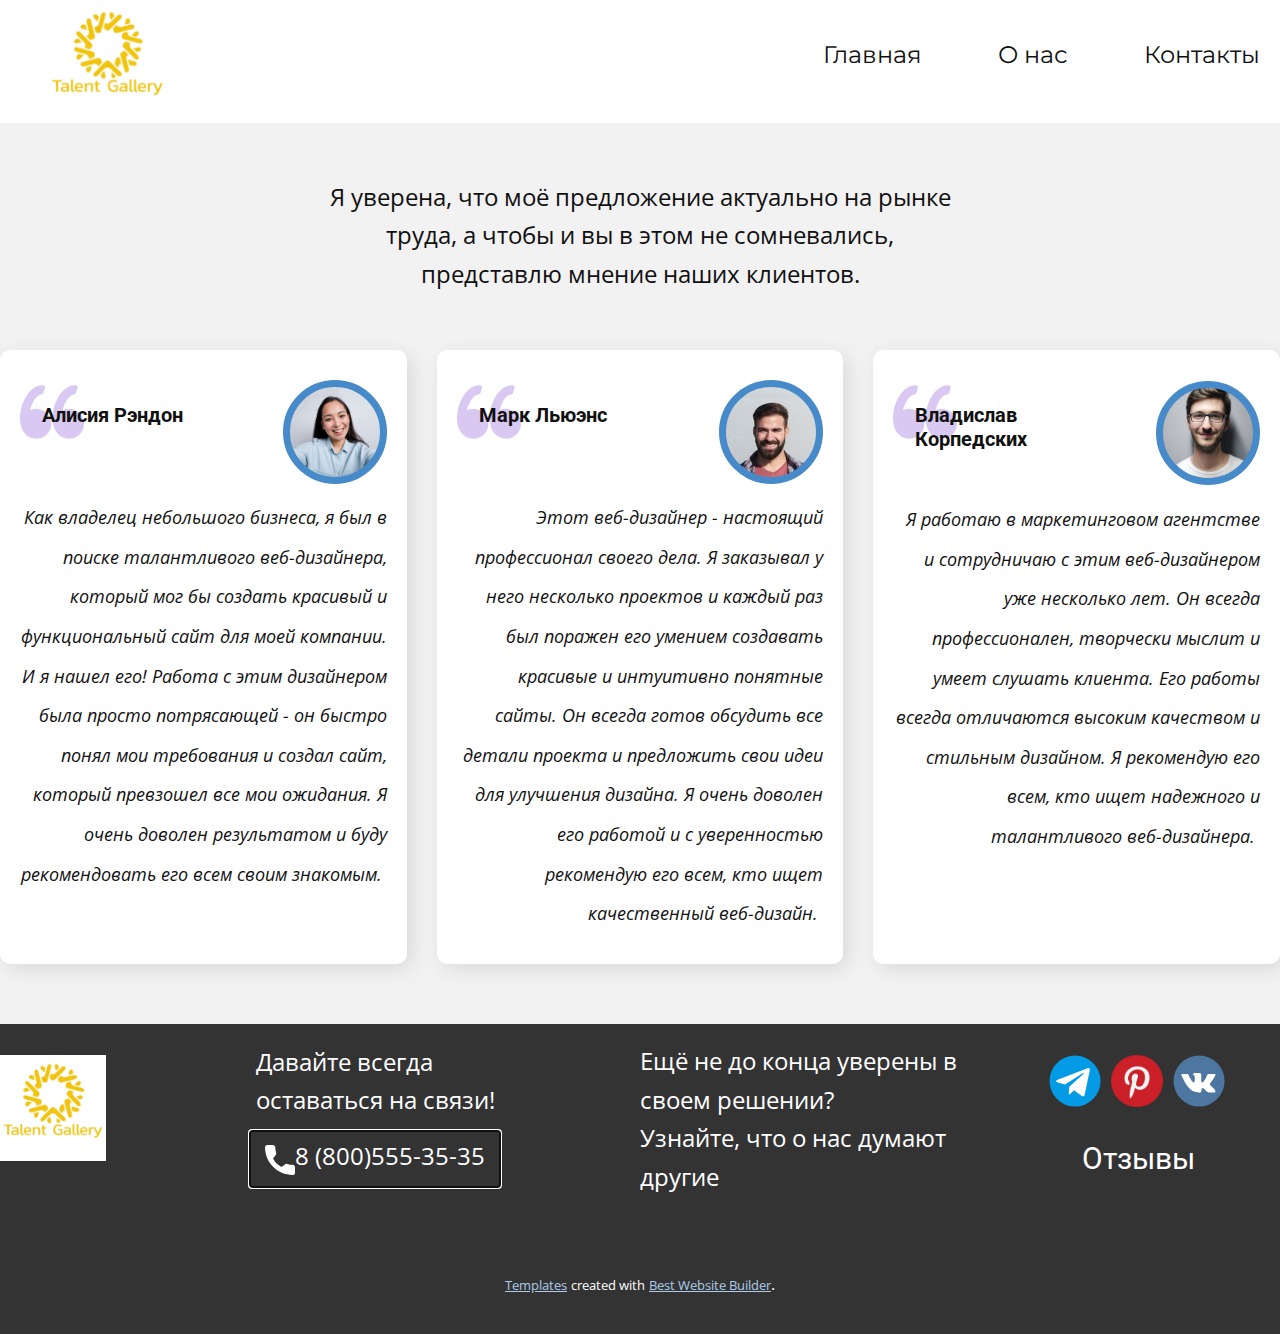
<file: Отзывы.html>
<!DOCTYPE html>
<html style="font-size: 16px;" lang="ru"><head>
    <meta name="viewport" content="width=device-width, initial-scale=1.0">
    <meta charset="utf-8">
    <meta name="keywords" content="Mobile App Development, ​Stimulate your cognitive abilities while having fun, What We Do, Testimonials, Company Services, ​Love the way you work together?, Our Portfolio, About Us, ​Our way, Get in Touch, ​Level up your brand">
    <meta name="description" content="">
    <title>Отзывы</title>
    <link rel="stylesheet" href="nicepage.css" media="screen">
<link rel="stylesheet" href="Отзывы.css" media="screen">
    <script class="u-script" type="text/javascript" src="jquery.js" defer=""></script>
    <script class="u-script" type="text/javascript" src="nicepage.js" defer=""></script>
    <meta name="generator" content="Nicepage 6.2.1, nicepage.com">
    <link id="u-theme-google-font" rel="stylesheet" href="https://fonts.googleapis.com/css?family=Roboto:100,100i,300,300i,400,400i,500,500i,700,700i,900,900i|Open+Sans:300,300i,400,400i,500,500i,600,600i,700,700i,800,800i">
    <link id="u-page-google-font" rel="stylesheet" href="https://fonts.googleapis.com/css?family=Montserrat:100,100i,200,200i,300,300i,400,400i,500,500i,600,600i,700,700i,800,800i,900,900i">
    
    
    
    <script type="application/ld+json">{
		"@context": "http://schema.org",
		"@type": "Organization",
		"name": "",
		"logo": "images/UntitledDesign1.jpeg",
		"sameAs": [
				"https://nicepage.com/html-website-builder"
		]
}</script>
    <meta name="theme-color" content="#478ac9">
    <meta property="og:title" content="Отзывы">
    <meta property="og:type" content="website">
  <meta data-intl-tel-input-cdn-path="intlTelInput/"></head>
  <body data-path-to-root="./" data-include-products="false" class="u-body u-xl-mode" data-lang="ru"><header class="u-clearfix u-header u-header" id="sec-ad3d"><div class="u-clearfix u-sheet u-valign-middle-lg u-valign-middle-md u-valign-middle-sm u-valign-middle-xl u-sheet-1">
        <nav class="u-menu u-menu-one-level u-offcanvas u-menu-1">
          <div class="menu-collapse u-custom-font u-font-montserrat" style="font-size: 1.5rem; letter-spacing: 0px;">
            <a class="u-button-style u-custom-left-right-menu-spacing u-custom-padding-bottom u-custom-top-bottom-menu-spacing u-nav-link u-text-active-palette-1-base u-text-hover-palette-2-base" href="#" style="padding: 7px 4px; font-size: calc(1em + 14px);">
              <svg class="u-svg-link" viewBox="0 0 24 24"><use xmlns:xlink="http://www.w3.org/1999/xlink" xlink:href="#menu-hamburger"></use></svg>
              <svg class="u-svg-content" version="1.1" id="menu-hamburger" viewBox="0 0 16 16" x="0px" y="0px" xmlns:xlink="http://www.w3.org/1999/xlink" xmlns="http://www.w3.org/2000/svg"><g><rect y="1" width="16" height="2"></rect><rect y="7" width="16" height="2"></rect><rect y="13" width="16" height="2"></rect>
</g></svg>
            </a>
          </div>
          <div class="u-custom-menu u-nav-container">
            <ul class="u-custom-font u-font-montserrat u-nav u-unstyled u-nav-1"><li class="u-nav-item"><a class="u-button-style u-nav-link u-text-active-palette-1-base u-text-hover-palette-2-base" href="Главная.html" style="padding: 20px 38px;">Главная</a>
</li><li class="u-nav-item"><a class="u-button-style u-nav-link u-text-active-palette-1-base u-text-hover-palette-2-base" href="#" style="padding: 20px 38px;">О нас</a>
</li><li class="u-nav-item"><a class="u-button-style u-nav-link u-text-active-palette-1-base u-text-hover-palette-2-base" href="Контакты.html" style="padding: 20px 38px;">Контакты</a>
</li></ul>
          </div>
          <div class="u-custom-menu u-nav-container-collapse">
            <div class="u-black u-container-style u-inner-container-layout u-opacity u-opacity-95 u-sidenav">
              <div class="u-inner-container-layout u-sidenav-overflow">
                <div class="u-menu-close"></div>
                <ul class="u-align-center u-nav u-popupmenu-items u-unstyled u-nav-2"><li class="u-nav-item"><a class="u-button-style u-nav-link" href="Главная.html">Главная</a>
</li><li class="u-nav-item"><a class="u-button-style u-nav-link" href="#">О нас</a>
</li><li class="u-nav-item"><a class="u-button-style u-nav-link" href="Контакты.html">Контакты</a>
</li></ul>
              </div>
            </div>
            <div class="u-black u-menu-overlay u-opacity u-opacity-70"></div>
          </div>
        </nav>
        <a href="#" class="u-image u-logo u-image-1" data-image-width="3072" data-image-height="3072" title="О нас" rel="nofollow">
          <img src="images/UntitledDesign1.jpeg" class="u-logo-image u-logo-image-1">
        </a>
      </div></header>
    <section class="u-align-center u-clearfix u-grey-5 u-section-1" id="carousel_e658">
      <div class="u-clearfix u-sheet u-valign-middle-lg u-valign-middle-md u-valign-middle-sm u-valign-middle-xs u-sheet-1">
        <p class="u-text u-text-1"> Я уверена, что моё предложение актуально на рынке труда, а чтобы и вы в этом не сомневались, представлю мнение наших клиентов.</p>
        <div class="u-expanded-width u-layout-grid u-list u-list-1">
          <div class="u-repeater u-repeater-1">
            <div class="u-align-right u-container-style u-list-item u-radius-10 u-repeater-item u-shape-round u-white u-list-item-1">
              <div class="u-container-layout u-similar-container u-container-layout-1">
                <div class="u-container-style u-group u-shape-rectangle u-group-1">
                  <div class="u-container-layout u-container-layout-2"><span class="u-file-icon u-icon u-text-palette-1-light-2 u-icon-1"><img src="images/59149-207ff6b7.png" alt=""></span>
                    <h5 class="u-align-left u-text u-text-2">Алисия Рэндон</h5>
                  </div>
                </div>
                <div alt="" class="u-border-7 u-border-palette-1-base u-image u-image-circle u-image-1" data-image-width="1000" data-image-height="876"></div>
                <p class="u-text u-text-3">Как владелец небольшого бизнеса, я был в поиске талантливого веб-дизайнера, который мог бы создать красивый и функциональный сайт для моей компании. И я нашел его! Работа с этим дизайнером была просто потрясающей - он быстро понял мои требования и создал сайт, который превзошел все мои ожидания. Я очень доволен результатом и буду рекомендовать его всем своим знакомым.&nbsp;</p>
              </div>
            </div>
            <div class="u-align-right u-container-style u-list-item u-radius-10 u-repeater-item u-shape-round u-white u-list-item-2">
              <div class="u-container-layout u-similar-container u-container-layout-3">
                <div class="u-container-style u-group u-shape-rectangle u-group-2">
                  <div class="u-container-layout u-container-layout-4"><span class="u-file-icon u-icon u-text-palette-1-light-2 u-icon-2"><img src="images/59149-207ff6b7.png" alt=""></span>
                    <h5 class="u-align-left u-text u-text-4">Марк Льюэнс</h5>
                  </div>
                </div>
                <div alt="" class="u-border-7 u-border-palette-1-base u-image u-image-circle u-image-2" data-image-width="126" data-image-height="126"></div>
                <p class="u-text u-text-5"> Этот веб-дизайнер - настоящий профессионал своего дела. Я заказывал у него несколько проектов и каждый раз был поражен его умением создавать красивые и интуитивно понятные сайты. Он всегда готов обсудить все детали проекта и предложить свои идеи для улучшения дизайна. Я очень доволен его работой и с уверенностью рекомендую его всем, кто ищет качественный веб-дизайн.&nbsp;</p>
              </div>
            </div>
            <div class="u-align-right u-container-style u-list-item u-radius-10 u-repeater-item u-shape-round u-white u-list-item-3">
              <div class="u-container-layout u-similar-container u-container-layout-5">
                <div class="u-container-style u-group u-shape-rectangle u-group-3">
                  <div class="u-container-layout u-container-layout-6"><span class="u-file-icon u-icon u-text-palette-1-light-2 u-icon-3"><img src="images/59149-207ff6b7.png" alt=""></span>
                    <h5 class="u-align-left u-text u-text-6"> Владислав Корпедских</h5>
                  </div>
                </div>
                <div alt="" class="u-border-7 u-border-palette-1-base u-image u-image-circle u-image-3" data-image-width="720" data-image-height="1080"></div>
                <p class="u-text u-text-7">Я работаю в маркетинговом агентстве и сотрудничаю с этим веб-дизайнером уже несколько лет. Он всегда профессионален, творчески мыслит и умеет слушать клиента. Его работы всегда отличаются высоким качеством и стильным дизайном. Я рекомендую его всем, кто ищет надежного и талантливого веб-дизайнера.&nbsp;</p>
              </div>
            </div>
          </div>
        </div>
      </div>
    </section>
    
    
    
    <footer class="u-clearfix u-footer u-grey-80" id="sec-d235"><div class="u-clearfix u-sheet u-sheet-1">
        <img class="u-image u-image-contain u-image-default u-preserve-proportions u-image-1" src="images/UntitledDesign1.jpeg" alt="" data-image-width="3072" data-image-height="3072">
        <p class="u-text u-text-1">
          <span style="font-size: 1.5rem;"> Давайте всегда оставаться на связи!</span>
        </p>
        <p class="u-hidden-xs u-text u-text-2">
          <span style="font-size: 1.5rem;"> Ещё не до конца уверены в своем решении?</span>
          <br>
          <span style="font-size: 1.5rem;"> Узнайте, что о нас думают другие</span>
          <br>
        </p>
        <a href="tel:88005553535" class="u-active-none u-btn u-btn-rectangle u-button-style u-hover-none u-none u-btn-1"><span class="u-icon u-icon-1"><svg class="u-svg-content" viewBox="0 0 405.333 405.333" x="0px" y="0px" style="width: 1em; height: 1em;"><path d="M373.333,266.88c-25.003,0-49.493-3.904-72.704-11.563c-11.328-3.904-24.192-0.896-31.637,6.699l-46.016,34.752    c-52.8-28.181-86.592-61.952-114.389-114.368l33.813-44.928c8.512-8.512,11.563-20.971,7.915-32.64    C142.592,81.472,138.667,56.96,138.667,32c0-17.643-14.357-32-32-32H32C14.357,0,0,14.357,0,32    c0,205.845,167.488,373.333,373.333,373.333c17.643,0,32-14.357,32-32V298.88C405.333,281.237,390.976,266.88,373.333,266.88z"></path></svg></span>8 (800)555-35-35
        </a>
        <div class="u-align-left u-social-icons u-spacing-10 u-social-icons-1">
          <a class="u-social-url" target="_blank" data-type="Telegram" title="Telegram" href=""><span class="u-icon u-social-icon u-social-telegram u-icon-2"><svg class="u-svg-link" preserveAspectRatio="xMidYMin slice" viewBox="0 0 112 112" style=""><use xmlns:xlink="http://www.w3.org/1999/xlink" xlink:href="#svg-22f6"></use></svg><svg class="u-svg-content" viewBox="0 0 112 112" x="0" y="0" id="svg-22f6"><circle fill="currentColor" cx="56.1" cy="56.1" r="55"></circle><path fill="#FFFFFF" d="M18.4,53.2l64.7-24.9c3-1.1,5.6,0.7,4.7,5.3l0,0l-11,51.8c-0.8,3.7-3,4.6-6.1,2.8L53.9,75.8l-8.1,7.8
	c-0.9,0.9-1.7,1.6-3.4,1.6l1.2-17l31.1-28c1.4-1.2-0.3-1.9-2.1-0.7L34.2,63.7l-16.6-5.2C14,57.4,14,54.9,18.4,53.2L18.4,53.2z"></path></svg></span>
          </a>
          <a class="u-social-url" target="_blank" data-type="Pinterest" title="Pinterest" href="https://nicepage.com/html-website-builder"><span class="u-file-icon u-icon u-social-icon u-social-pinterest u-icon-3"><img src="images/145808.png" alt=""></span>
          </a>
          <a class="u-social-url" target="_blank" data-type="VK" title="VK" href=""><span class="u-icon u-social-icon u-social-vk u-icon-4"><svg class="u-svg-link" preserveAspectRatio="xMidYMin slice" viewBox="0 0 112 112" style=""><use xmlns:xlink="http://www.w3.org/1999/xlink" xlink:href="#svg-4958"></use></svg><svg class="u-svg-content" viewBox="0 0 112 112" x="0" y="0" id="svg-4958"><circle fill="currentColor" class="st0" cx="56.1" cy="56.1" r="55"></circle><path fill="#FFFFFF" d="M88.2,80.7l-9.8,0.1c0,0-2.1,0.4-4.9-1.5c-3.7-2.5-7.2-9.1-9.9-8.2C60.9,72,61,77.9,61,77.9s0,1.3-0.6,1.9
      c-0.7,0.7-2,0.9-2,0.9H54c0,0-9.7,0.6-18.3-8.3c-9.3-9.7-17.6-29-17.6-29s-0.5-1.3,0-1.9c0.6-0.7,2.2-0.7,2.2-0.7l10.5-0.1
      c0,0,1,0.2,1.7,0.7c0.6,0.4,0.9,1.2,0.9,1.2s1.7,4.3,4,8.2c4.4,7.6,6.4,9.3,7.9,8.4c2.2-1.2,1.5-10.7,1.5-10.7s0-3.5-1.1-5
      c-0.9-1.2-2.5-1.5-3.3-1.6c-0.6-0.1,0.4-1.5,1.6-2.1c1.9-0.9,5.2-1,9.2-0.9c3.1,0,4,0.2,5.2,0.5c3.6,0.9,2.4,4.3,2.4,12.4
      c0,2.6-0.5,6.3,1.4,7.5c0.8,0.5,2.8,0.1,7.7-8.3c2.3-4,4.1-8.6,4.1-8.6s0.4-0.8,1-1.2s1.4-0.3,1.4-0.3l11.1-0.1c0,0,3.3-0.4,3.9,1.1
      c0.6,1.6-1.2,5.3-5.8,11.3c-7.4,9.9-8.3,9-2.1,14.7c5.9,5.5,7.1,8.1,7.3,8.5C93.4,80.4,88.2,80.7,88.2,80.7z"></path></svg></span>
          </a>
        </div>
        <nav class="u-menu u-menu-one-level u-offcanvas u-menu-1">
          <div class="menu-collapse" style="font-size: 1.875rem;">
            <a class="u-button-style u-nav-link" href="#">
              <svg class="u-svg-link" viewBox="0 0 24 24"><use xmlns:xlink="http://www.w3.org/1999/xlink" xlink:href="#menu-hamburger"></use></svg>
              <svg class="u-svg-content" version="1.1" id="menu-hamburger" viewBox="0 0 16 16" x="0px" y="0px" xmlns:xlink="http://www.w3.org/1999/xlink" xmlns="http://www.w3.org/2000/svg"><g><rect y="1" width="16" height="2"></rect><rect y="7" width="16" height="2"></rect><rect y="13" width="16" height="2"></rect>
</g></svg>
            </a>
          </div>
          <div class="u-custom-menu u-nav-container">
            <ul class="u-custom-font u-heading-font u-nav u-unstyled u-nav-1"><li class="u-nav-item"><a class="u-button-style u-nav-link" href="Отзывы.html" style="padding: 10px 41px 10px 42px;">Отзывы</a>
</li></ul>
          </div>
          <div class="u-custom-menu u-nav-container-collapse">
            <div class="u-black u-container-style u-inner-container-layout u-opacity u-opacity-95 u-sidenav">
              <div class="u-inner-container-layout u-sidenav-overflow">
                <div class="u-menu-close"></div>
                <ul class="u-align-center u-nav u-popupmenu-items u-unstyled u-nav-2"><li class="u-nav-item"><a class="u-button-style u-nav-link" href="Отзывы.html">Отзывы</a>
</li></ul>
              </div>
            </div>
            <div class="u-black u-menu-overlay u-opacity u-opacity-70"></div>
          </div>
        </nav>
      </div></footer>
    <section class="u-backlink u-clearfix u-grey-80">
      <a class="u-link" href="https://nicepage.com/templates" target="_blank">
        <span>Templates</span>
      </a>
      <p class="u-text">
        <span>created with</span>
      </p>
      <a class="u-link" href="https://nicepage.dev" target="_blank">
        <span>Best Website Builder</span>
      </a>. 
    </section>
  
</body></html>
</file>
